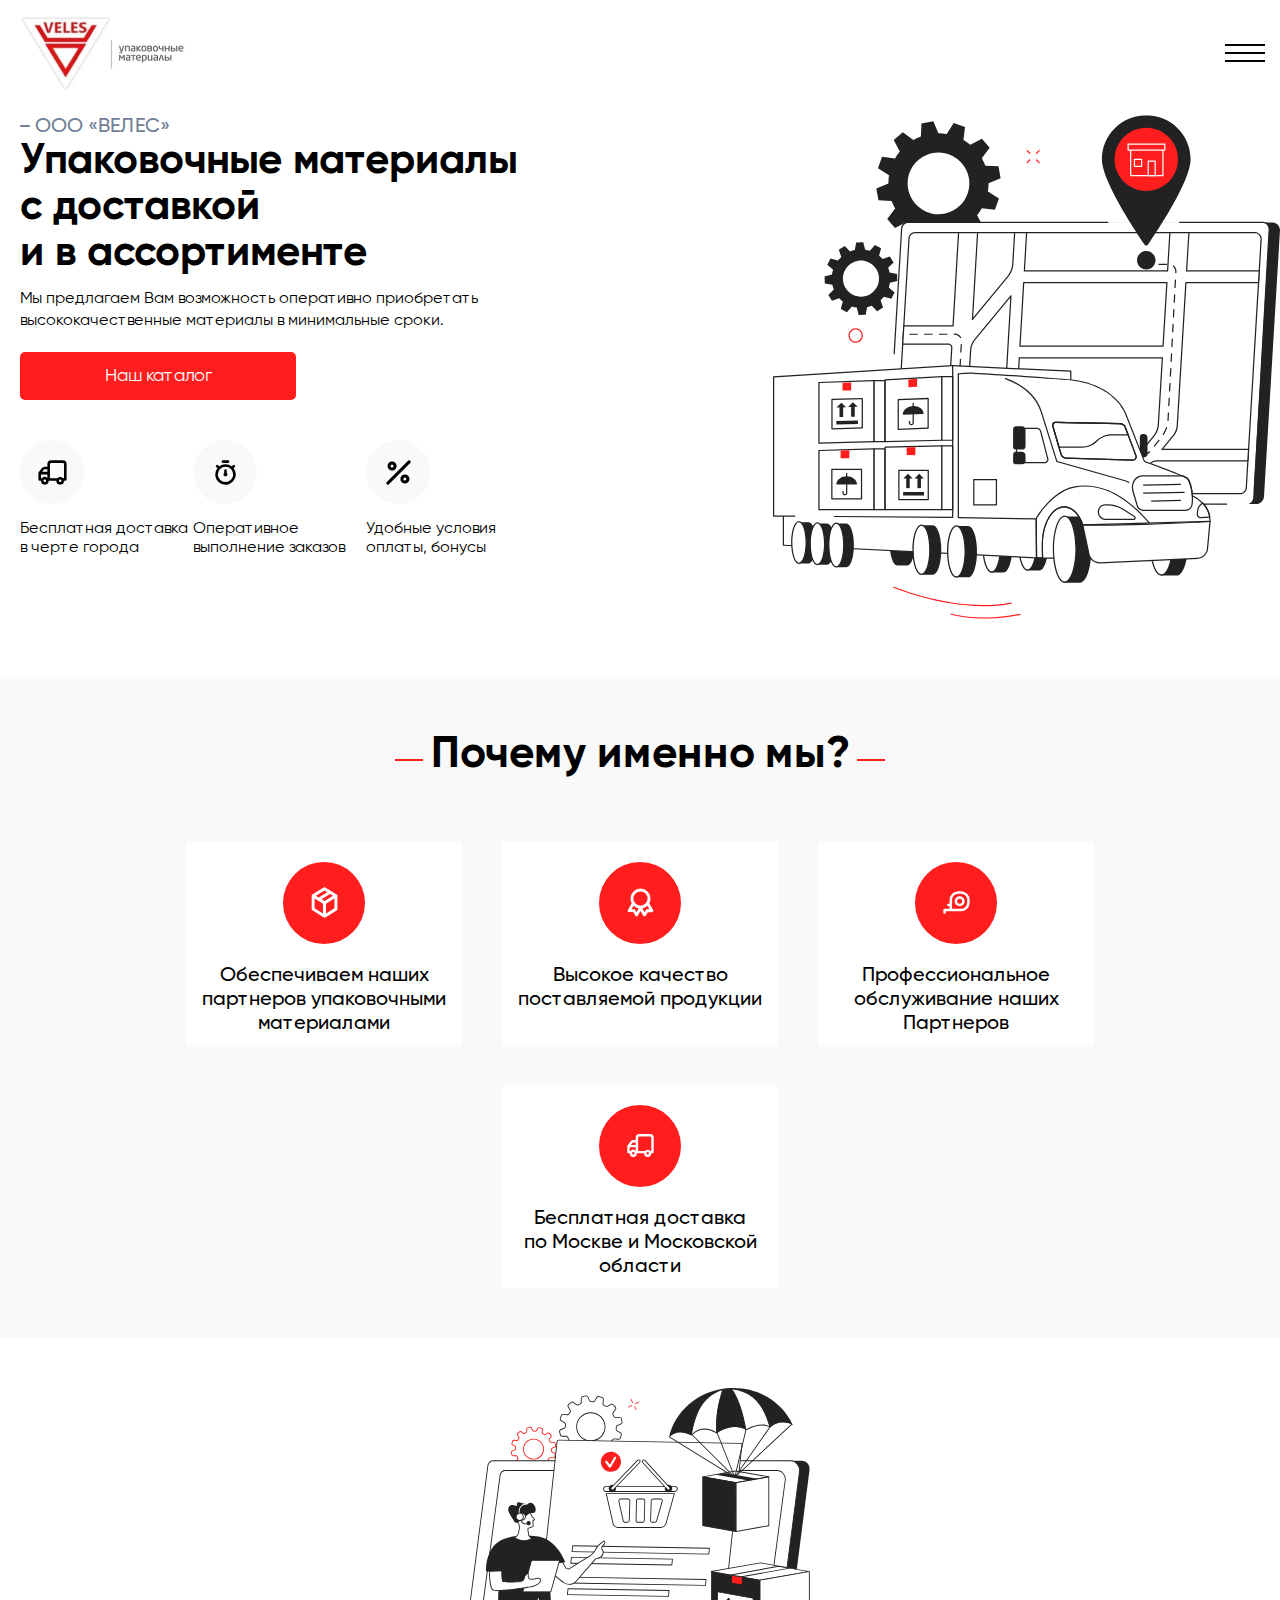
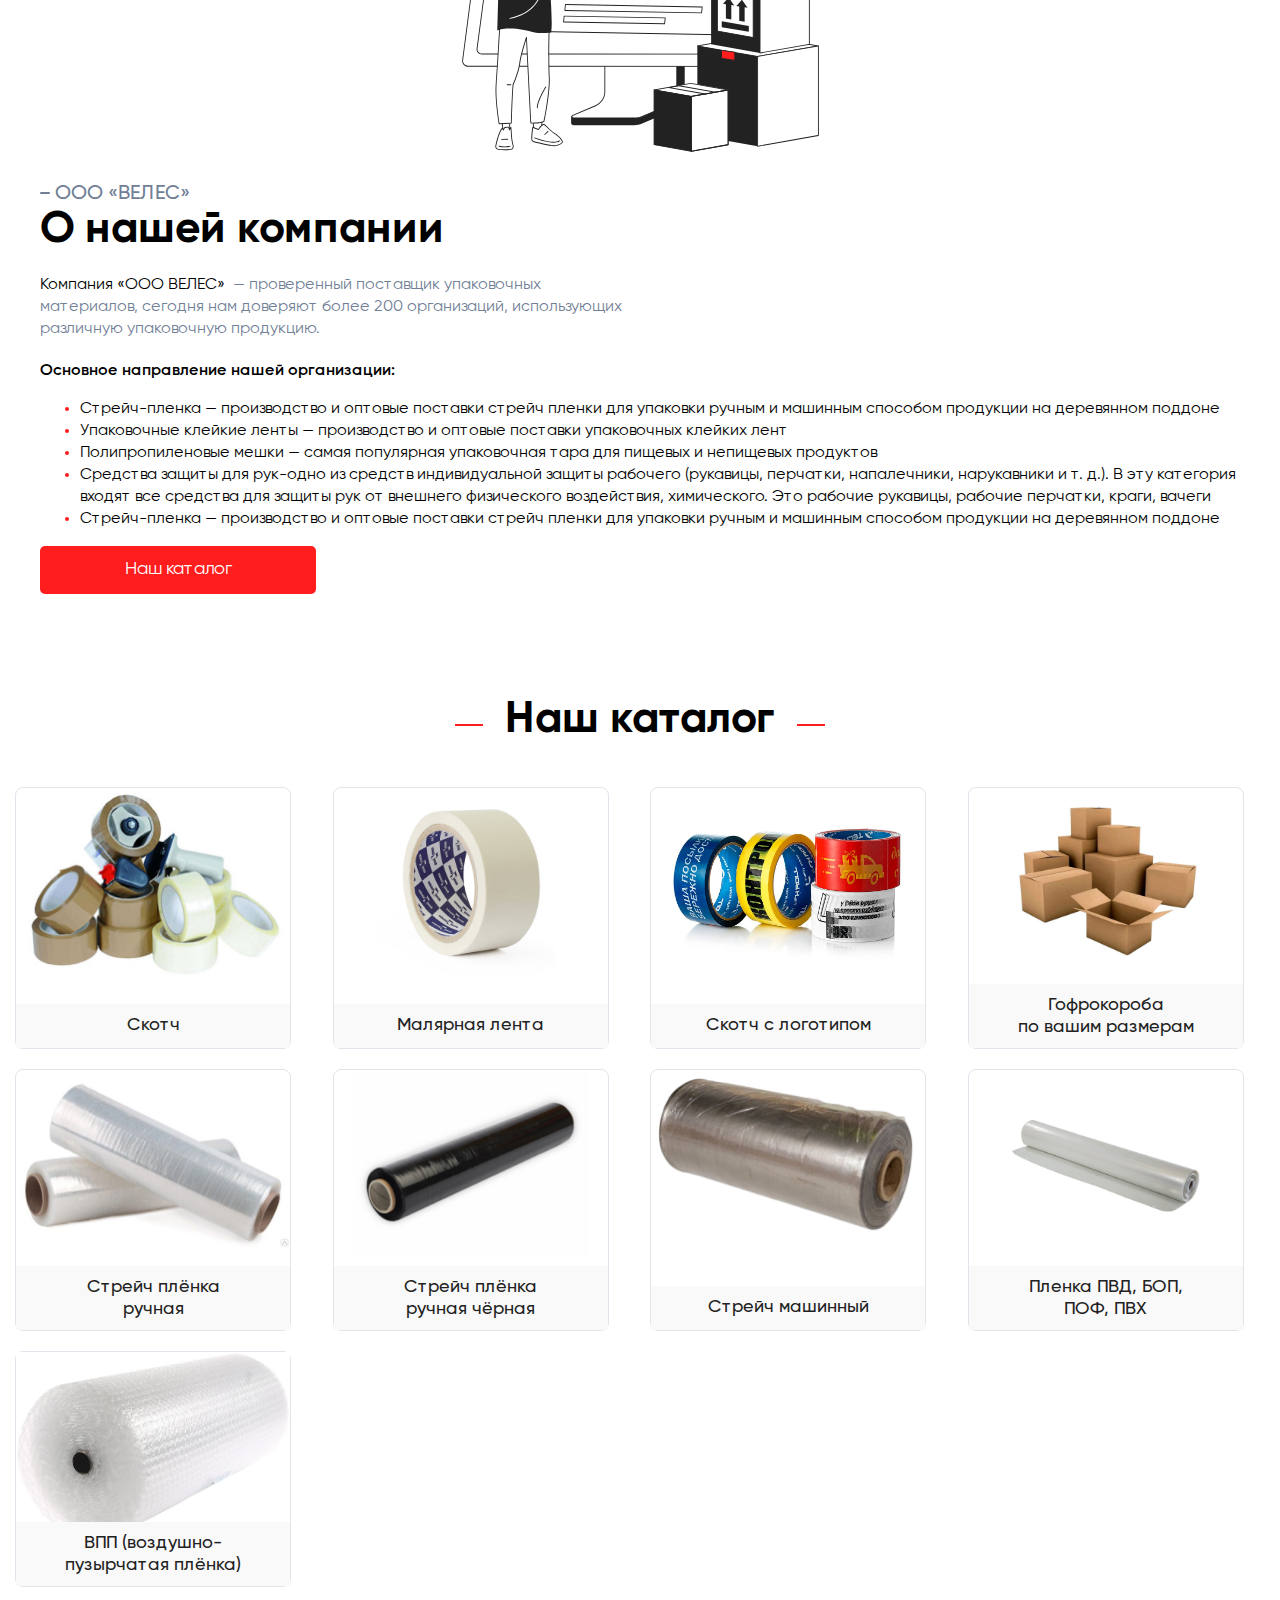
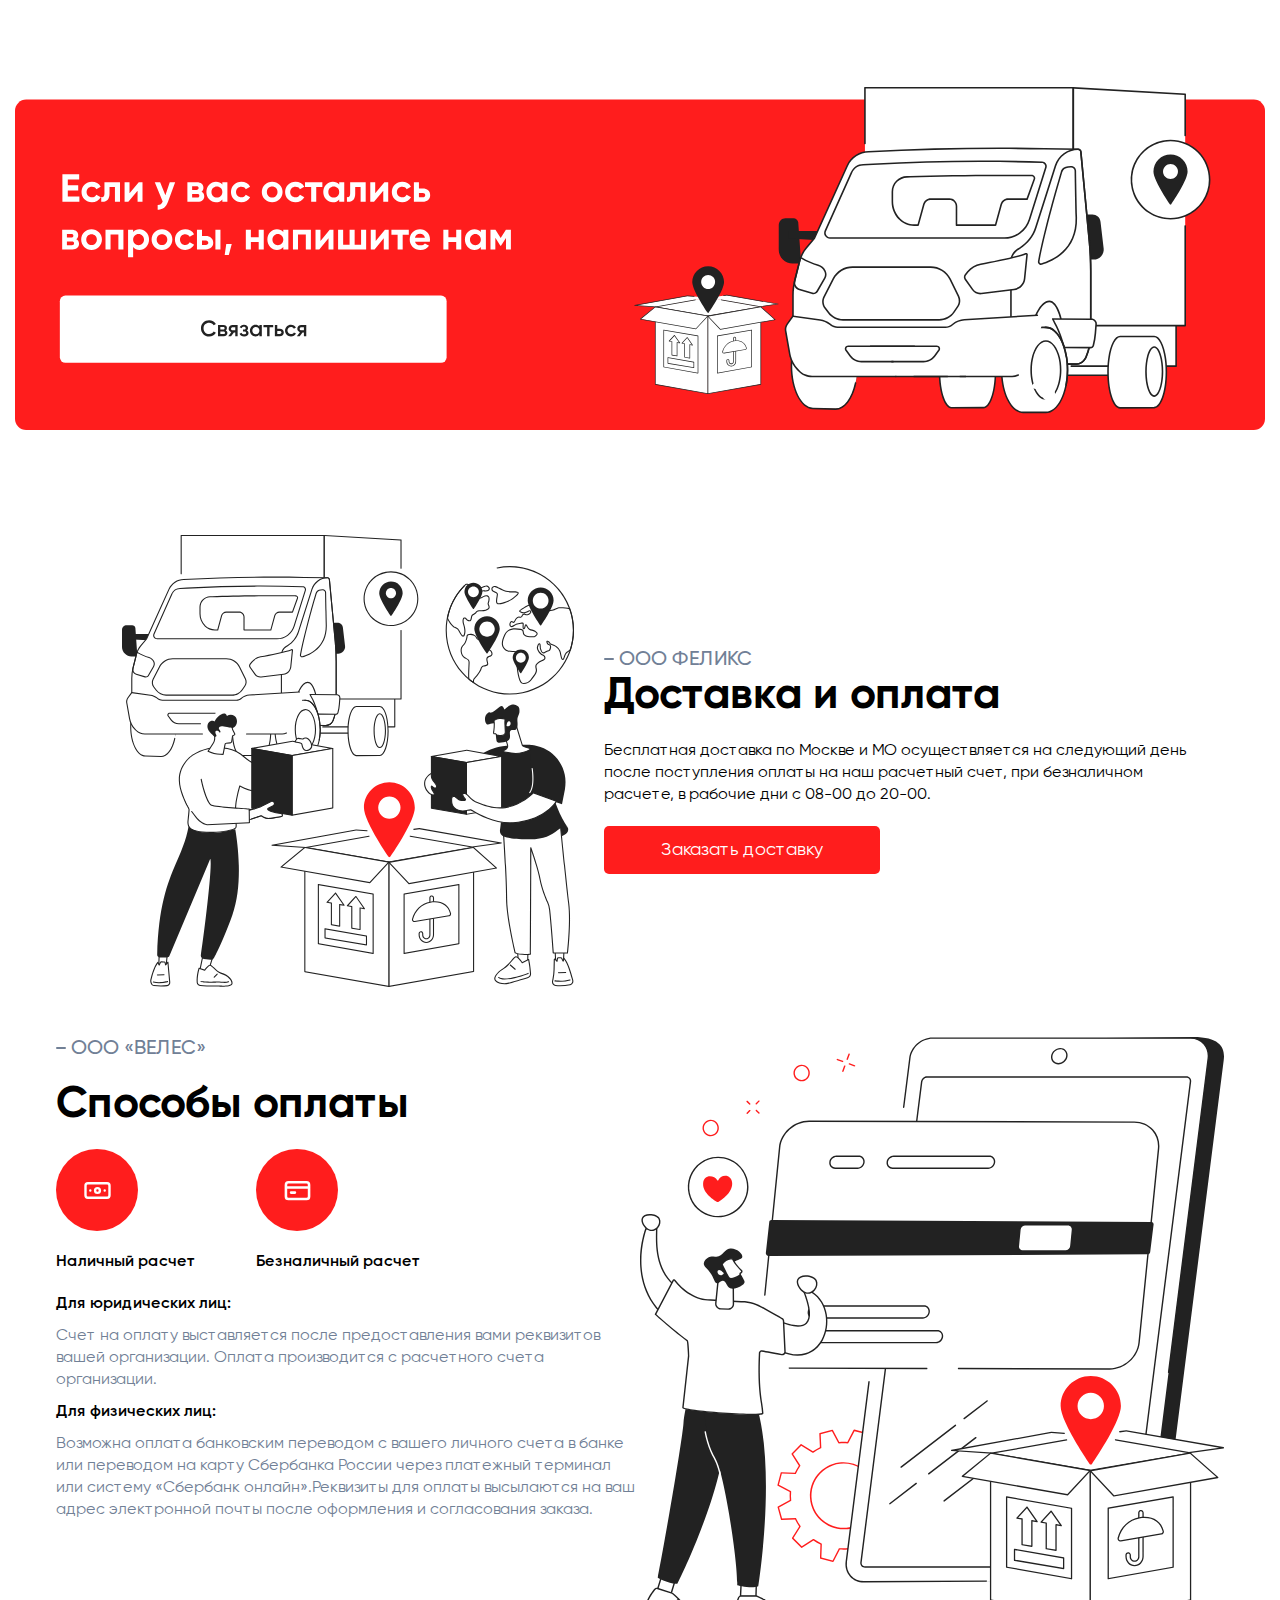
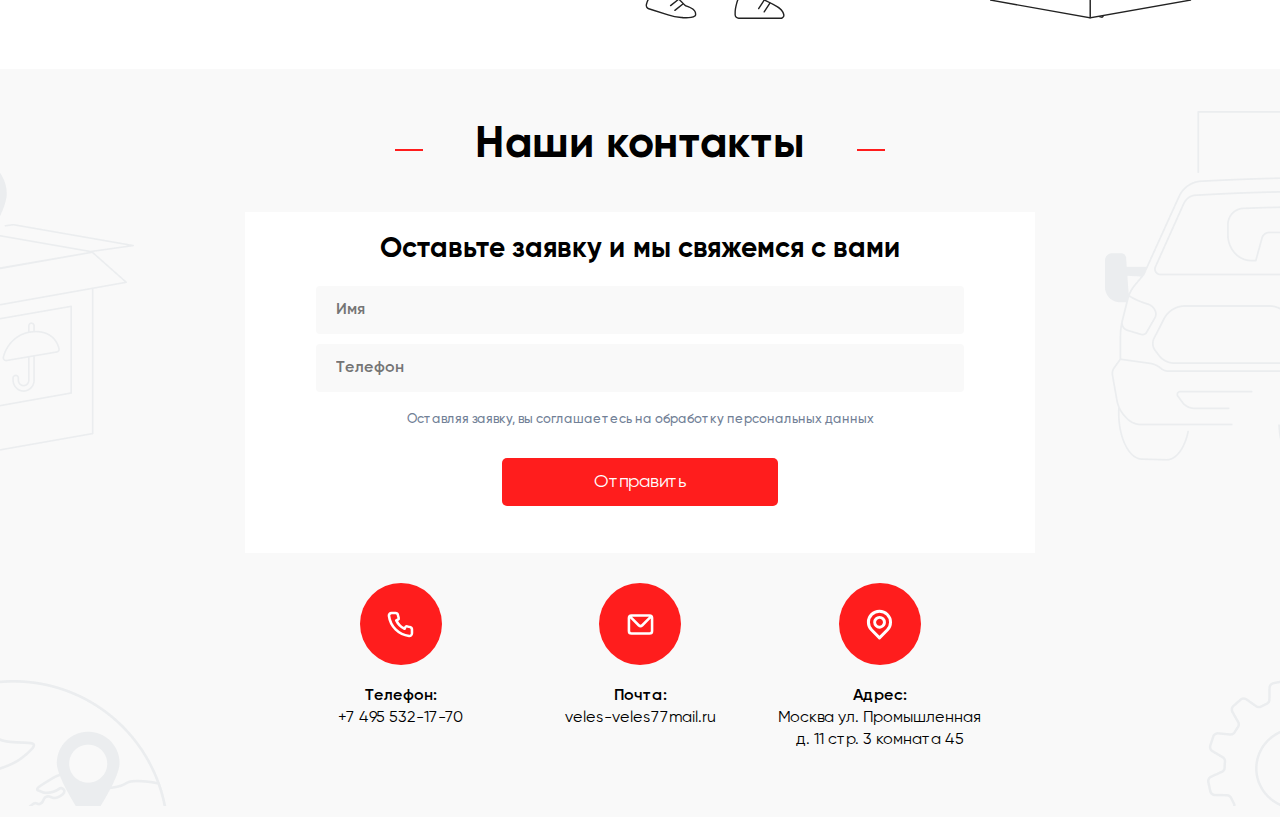
<file: index.html>
<!DOCTYPE html><html lang="ru" class="page"><head><meta charset="UTF-8"><meta name="viewport" content="width=device-width,initial-scale=1"><link rel="apple-touch-icon" sizes="76x76" href="favicons/apple-touch-icon.png"><link rel="icon" type="image/png" sizes="32x32" href="favicons/favicon-32x32.png"><link rel="icon" type="image/png" sizes="16x16" href="favicons/favicon-16x16.png"><link rel="manifest" href="favicons/site.webmanifest"><link rel="mask-icon" href="favicons/safari-pinned-tab.svg" color="#5bbad5"><meta name="msapplication-TileColor" content="#da532c"><meta name="theme-color" content="#ffffff"><meta http-equiv="X-UA-Compatible" content="ie=edge"><meta name="theme-color" content="#111111"><title>Упаковочный материал</title><link rel="stylesheet" href="css/vendor.css"><link rel="stylesheet" href="css/main.css"><script src="https://code.jquery.com/jquery-3.7.1.min.js" integrity="sha256-/JqT3SQfawRcv/BIHPThkBvs0OEvtFFmqPF/lYI/Cxo=" crossorigin="anonymous"></script><script defer="defer" src="js/main.js"></script></head><body class="page__body"><div class="site-container"><header class="header"><div class="container header__container"><img src="img/logo.png" alt="Логотип компании" class="header__logo"><div class="header__menu menu"><nav class="menu__body"><ul class="menu__list"><li class="menu__item"><img src="img/logo.png" alt="Логотип компании" class="header__logo-hidden"></li><li class="menu__item"><a href="index.html" class="menu__link">Главная</a></li><li class="menu__item"><a href="#about" class="menu__link">О нас</a></li><li class="menu__item"><a href="#catalog" class="menu__link">Наш каталог</a></li><li class="menu__item"><a href="#delivery" class="menu__link">Доставка и оплата</a></li><li class="menu__item"><a href="#footer" class="menu__link">Контакты</a></li><li class="menu__item"><p class="header__text-hidden">Телефон</p></li><li class="menu__item"><a href="tel:+74955321770"><pre class="header__tel-hidden">+7(495)-532-17-70</pre></a></li><li class="menu__item"><p class="header__btn-hidden" data-graph-path="popup">Заказать звонок</p></li></ul></nav></div><div class="header__right"><div class="header__phone-box"><p class="header__text">Наш номер</p><a href="tel:+74955321770" class="header__phone"><pre>+7(495)-532-17-70</pre></a></div><button class="header__btn btn-reset" data-graph-path="popup">Заказть звонок</button></div><div class="menu__icon"><span></span> <span></span> <span></span></div></div></header><main class="main"><div class="graph-modal"><div class="graph-modal__container popup" role="dialog" aria-modal="true" data-graph-target="popup"><button class="btn-reset js-modal-close graph-modal__close" aria-label="Закрыть модальное окно">Закрыть</button><div class="graph-modal__content popup"><p class="footer__subtitle">Оставьте свой номер и мы свяжемся с вами</p><form class="form footer__form" id="ajax-contact-form" enctype="multipart/form-data" method="post"><div class="form-group"><input class="footer__input" id="nameFF" name="nameFF" type="text" required placeholder="Имя"></div><div class="form-group"><input class="footer__input" id="telFF" name="telFF" type="tel" required placeholder="Телефон"></div><p class="footer__agree">Оставляя заявку, вы соглашаетесь на обработку персональных данных</p><button class="btn btn-reset" type="submit" id="submitFF">Отправить</button></form></div></div></div><section class="hero"><div class="container hero__container"><p class="name">ООО «ВЕЛЕС»</p><h1 class="hero__title">Упаковочные материалы с доставкой и в ассортименте</h1><p class="hero__subtitle">Мы предлагаем Вам возможность оперативно приобретать высококачественные материалы в минимальные сроки.</p><a href="#catalog" class="btn btn-reset">Наш каталог</a><ul class="hero__list list-reset"><li class="hero__item"><div class="hero__icon-box"><svg class="hero__icon"><use xlink:href="img/sprite.svg#car"></use></svg></div><p class="hero__text">Бесплатная доставка в черте города</p></li><li class="hero__item"><div class="hero__icon-box"><svg class="hero__icon"><use xlink:href="img/sprite.svg#clock"></use></svg></div><p class="hero__text">Оперативное выполнение заказов</p></li><li class="hero__item"><div class="hero__icon-box"><svg class="hero__icon"><use xlink:href="img/sprite.svg#percent"></use></svg></div><p class="hero__text">Удобные условия оплаты, бонусы</p></li></ul></div></section><section class="quality"><div class="container quality__container"><h2 class="quality__title title">Почему именно мы?</h2><ul class="quality__list list-reset"><li class="quality__item"><div class="icon-box"><svg class="icon"><use xlink:href="img/sprite.svg#box"></use></svg></div><p class="quality__text">Обеспечиваем наших партнеров упаковочными материалами</p></li><li class="quality__item"><div class="icon-box"><svg class="icon"><use xlink:href="img/sprite.svg#quality"></use></svg></div><p class="quality__text">Высокое качество поставляемой продукции</p></li><li class="quality__item"><div class="icon-box"><svg class="icon"><use xlink:href="img/sprite.svg#pro"></use></svg></div><p class="quality__text">Профессиональное обслуживание наших Партнеров</p></li><li class="quality__item"><div class="icon-box"><svg class="icon"><use xlink:href="img/sprite.svg#car"></use></svg></div><p class="quality__text">Бесплатная доставка по Москве и Московской области</p></li></ul></div></section><section class="about" id="about"><div class="container about__container"><div class="about__left"><p class="name">ООО «ВЕЛЕС»</p><h2 class="about__title">О нашей компании</h2><p class="about__descr">Компания «ООО ВЕЛЕС» <span> — проверенный поставщик упаковочных материалов, сегодня нам доверяют более 200 организаций, использующих различную упаковочную продукцию.</span></p><p class="about__subtitle">Основное направление нашей организации:</p><ul class="about__list"><li class="about__item"><p class="about__text">Стрейч-пленка — производство и оптовые поставки стрейч пленки для упаковки ручным и машинным способом продукции на деревянном поддоне</p></li><li class="about__item"><p class="about__text">Упаковочные клейкие ленты — производство и оптовые поставки упаковочных клейких лент</p></li><li class="about__item"><p class="about__text">Полипропиленовые мешки — самая популярная упаковочная тара для пищевых и непищевых продуктов</p></li><li class="about__item"><p class="about__text">Средства защиты для рук-одно из средств индивидуальной защиты рабочего (рукавицы, перчатки, напалечники, нарукавники и т. д.). В эту категория входят все средства для защиты рук от внешнего физического воздействия, химического. Это рабочие рукавицы, рабочие перчатки, краги, вачеги</p></li><li class="about__item"><p class="about__text">Стрейч-пленка — производство и оптовые поставки стрейч пленки для упаковки ручным и машинным способом продукции на деревянном поддоне</p></li></ul><a href="#catalog" class="btn">Наш каталог</a></div><div class="about__right"></div></div></section><section class="catalog" id="catalog"><div class="container catalog__container"><h2 class="catalog__title title">Наш каталог</h2><ul class="catalog__list list-reset"><li class="catalog__item"><a href="tape.html"><img src="img/card-8.png" alt="Скотч" class="catalog__img"><p class="catalog__descr">Скотч</p></a></li><li class="catalog__item"><a href="maskingTape.html"><img src="img/card-7.jpg" alt="Малярная лента" class="catalog__img"><p class="catalog__descr">Малярная лента</p></a></li><li class="catalog__item"><a href="tapelogo.html"><img src="img/tape-1.jpg" alt="Скотч с логотипом" class="catalog__img"><p class="catalog__descr">Скотч с логотипом</p></a></li><li class="catalog__item"><a href="stretch.html"><img src="img/box.jpg" alt="Гофрокороба по вашим размерам" class="catalog__img"><p class="catalog__descr">Гофрокороба по вашим размерам</p></a></li><li class="catalog__item"><a href="membrane.html"><img src="img/card-1.png" alt="Стрейч плёнка ручная 1 сорт" class="catalog__img"><p class="catalog__descr">Стрейч плёнка ручная</p></a></li><!-- <li class="catalog__item">
        <a href="srectchPVX.html">
        <img src="img/strech.jpg" alt="Стрейч плёнка ПВХ" class="catalog__img">
        <p class="catalog__descr">Стрейч плёнка ПВХ</p>
      </a>
      </li> --><li class="catalog__item"><a href="srectchBlack.html"><img src="img/card-3.png" alt="Стрейч плёнка ручная чёрная" class="catalog__img"><p class="catalog__descr">Стрейч плёнка ручная чёрная</p></a></li><li class="catalog__item"><a href="stretchmachine.html"><img src="img/card-6.png" alt="Стрейч машинный" class="catalog__img"><p class="catalog__descr">Стрейч машинный</p></a></li><li class="catalog__item"><a href="package.html"><img src="img/pvd.jpg" alt="Пленка ПВД" class="catalog__img"><p class="catalog__descr">Пленка ПВД, БОП, ПОФ, ПВХ</p></a></li><li class="catalog__item catalog__item-small"><a href="bubble.html"><img src="img/bubble.jpg" alt="ВПП (воздушно-пузырчатая плёнка)" class="catalog__img"><p class="catalog__descr">ВПП (воздушно-пузырчатая плёнка)</p></a></li></ul><a href="tel:+74955321770" class="catalog__link"><img src="img/decor.svg" alt="Декор" aria-label="true" class="catalog__decor"> </a><a href="tel:+74955321770" class="catalog__link catalog__link-hidden"><img src="img/decor-1.svg" alt="Декор" aria-label="true" class="catalog__decor"></a></div></section><section class="delivery" id="delivery"><div class="container delivery__container"><div class="delivery__left"></div><div class="delivery__right"></div><div class="delivery__left"><p class="name">ООО ФЕЛИКС</p><h2 class="delivery__title">Доставка и оплата</h2><p class="delivery__descr">Бесплатная доставка по Москве и МО осуществляется на следующий день после поступления оплаты на наш расчетный счет, при безналичном расчете, в рабочие дни с 08-00 до 20-00.</p><a href="tel:+74955321770" class="btn">Заказать доставку</a></div></div></section><section class="pay"><div class="container pay__container"><div class="pay__left"><p class="name">ООО «ВЕЛЕС»</p><h2 class="pay__title">Способы оплаты</h2><ul class="pay__list list-reset"><li class="pay__item"><div class="icon-box"><svg class="icon"><use xlink:href="img/sprite.svg#pay"></use></svg></div><p class="pay__text">Наличный расчет</p></li><li class="pay__item"><div class="icon-box"><svg class="icon"><use xlink:href="img/sprite.svg#cash"></use></svg></div><p class="pay__text">Безналичный расчет</p></li></ul><p class="pay__text">Для юридических лиц:</p><p class="pay__descr">Счет на оплату выставляется после предоставления вами реквизитов вашей организации. Оплата производится с расчетного счета организации.</p><p class="pay__text">Для физических лиц:</p><p class="pay__descr">Возможна оплата банковским переводом с вашего личного счета в банке или переводом на карту Сбербанка России через платежный терминал или систему «Сбербанк онлайн».Реквизиты для оплаты высылаются на ваш адрес электронной почты после оформления и согласования заказа.</p></div><div class="pay__right"></div></div></section></main><footer class="footer" id="footer"><div class="container footer__container"><h2 class="footer__title title">Наши контакты</h2><div class="box footer__box"><p class="footer__subtitle">Оставьте заявку и мы свяжемся с вами</p><form class="form footer__form" id="ajax-contact-form" enctype="multipart/form-data" method="post"><div class="form-group"><input class="footer__input" id="nameFF" name="nameFF" type="text" required placeholder="Имя"></div><div class="form-group"><input class="footer__input" id="telFF" name="telFF" type="tel" required placeholder="Телефон"></div><p class="footer__agree">Оставляя заявку, вы соглашаетесь на обработку персональных данных</p><button class="footer__btn btn btn-reset" type="submit" id="submitFF">Отправить</button></form></div><ul class="footer__list list-reset"><li class="footer__item footer__item-center"><div class="icon-box"><a href="tel:+74955321770"><svg class="icon"><use xlink:href="img/sprite.svg#phone"></use></svg></a></div><p class="footer__text">Телефон:</p><p class="footer__descr"><a href="+74955321770">+7 495 532-17-70</a></p></li><li class="footer__item"><a href="mailto:"><div class="icon-box"><svg class="icon"><use xlink:href="img/sprite.svg#mail"></use></svg></div><p class="footer__text">Почта:</p></a><p class="footer__descr">veles-veles77mail.ru</p></li><li class="footer__item footer__item-center"><div class="icon-box"><svg class="icon"><use xlink:href="img/sprite.svg#location"></use></svg></div><p class="footer__text">Адрес:</p><p class="footer__descr footer__descr-center">Москва ул. Промышленная д. 11 стр. 3 комната 45</p></li></ul></div></footer></div></body></html>
</file>
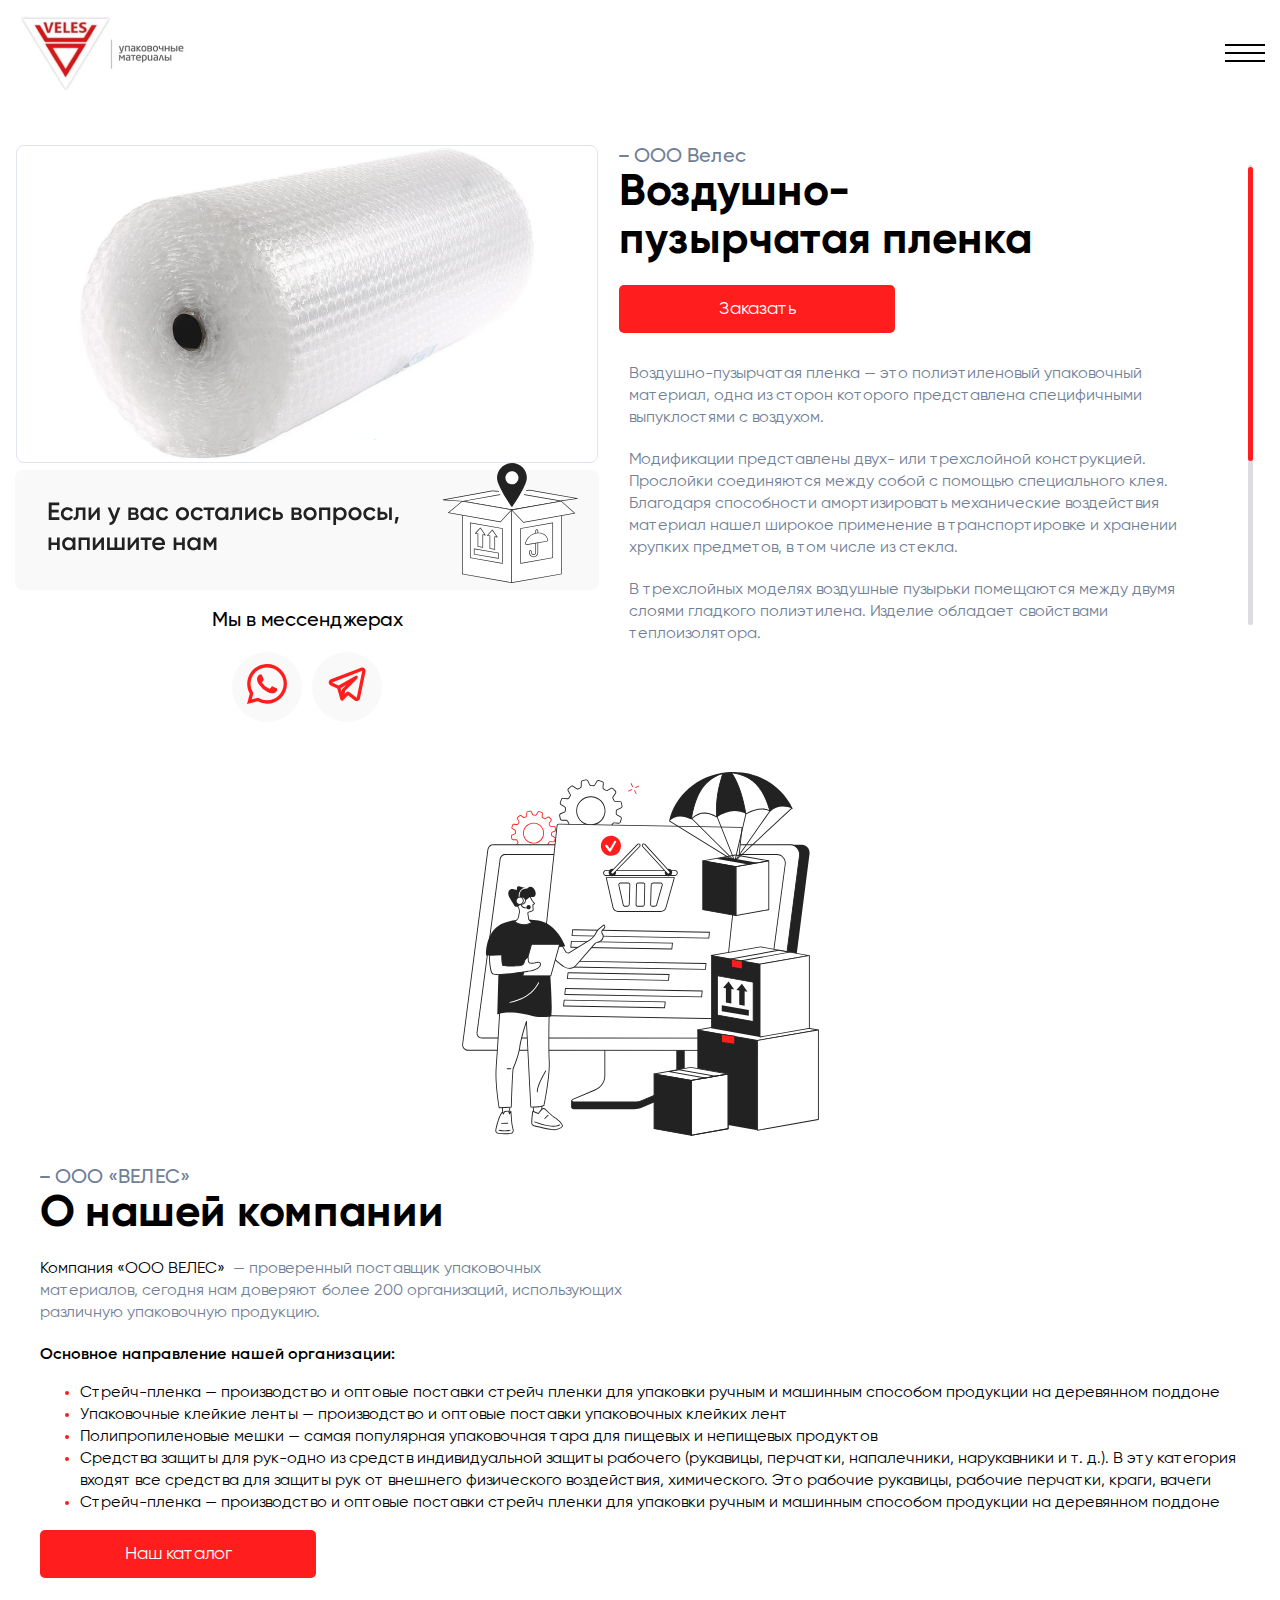
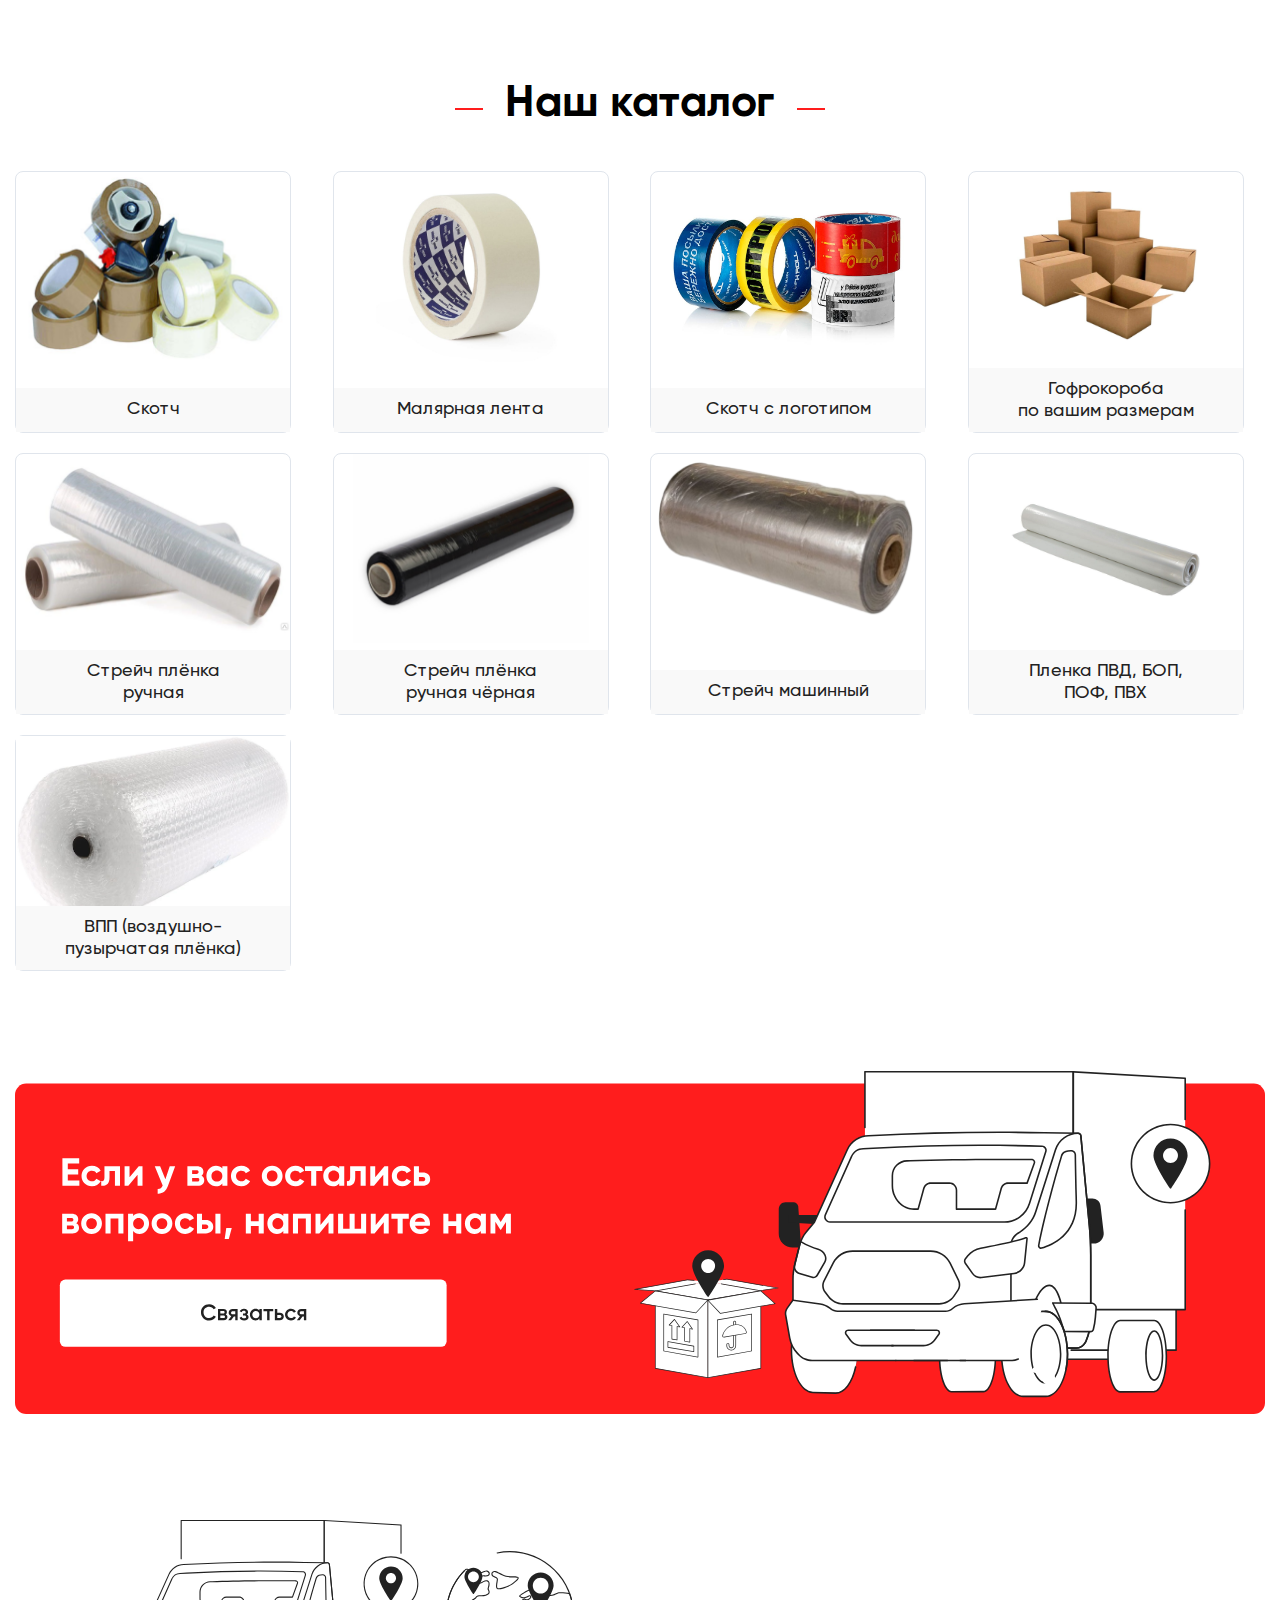
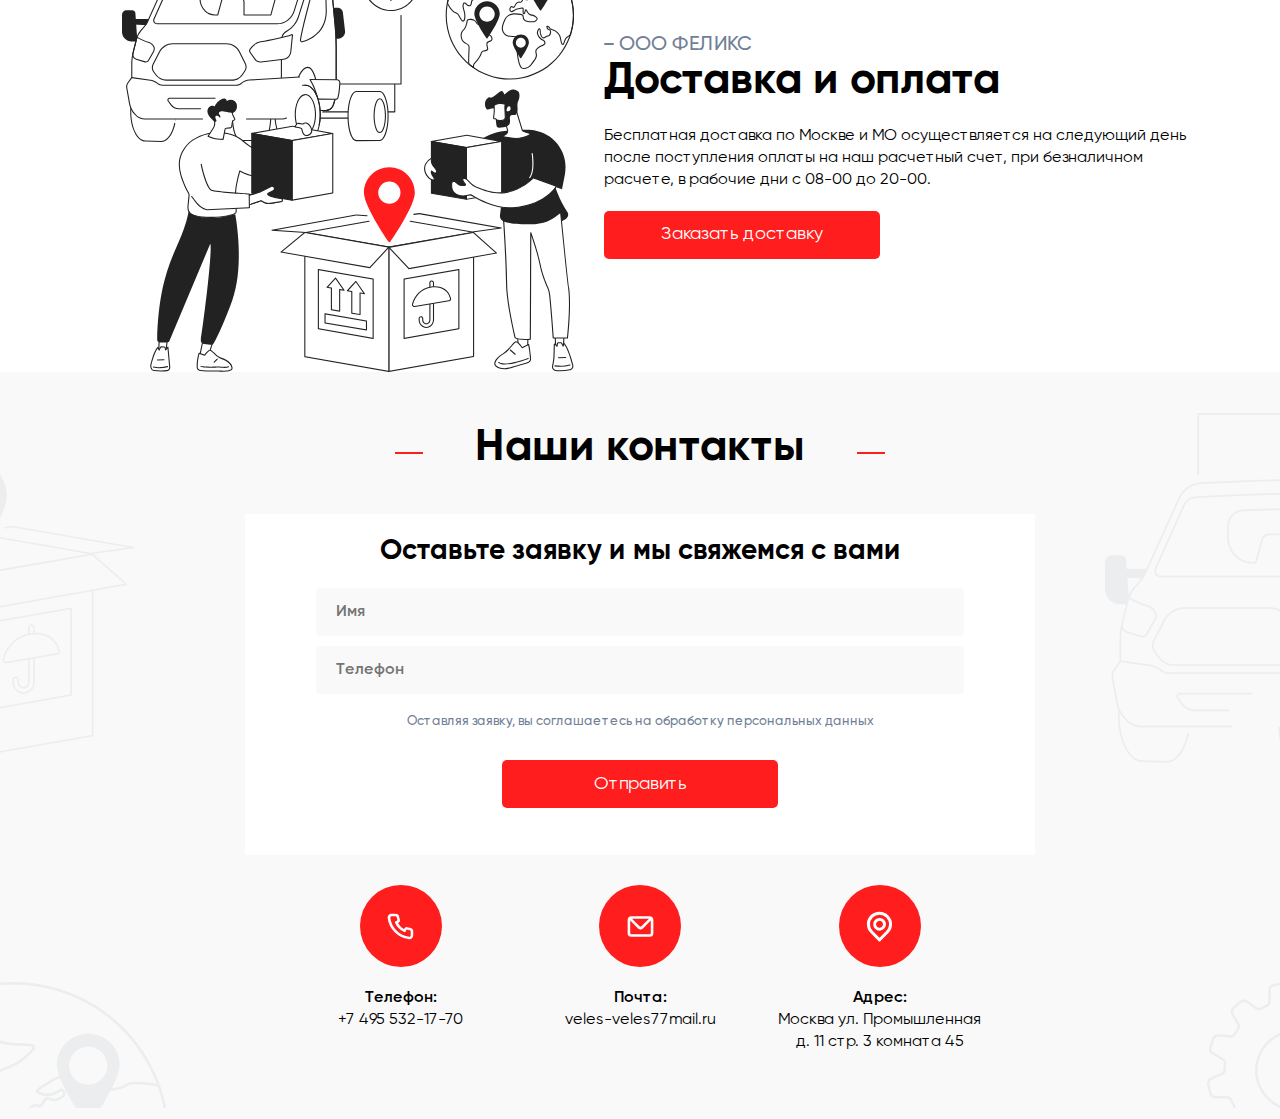
<file: bubble.html>
<!DOCTYPE html><html lang="ru" class="page"><head><meta charset="UTF-8"><meta name="viewport" content="width=device-width,initial-scale=1"><link rel="apple-touch-icon" sizes="76x76" href="favicons/apple-touch-icon.png"><link rel="icon" type="image/png" sizes="32x32" href="favicons/favicon-32x32.png"><link rel="icon" type="image/png" sizes="16x16" href="favicons/favicon-16x16.png"><link rel="manifest" href="favicons/site.webmanifest"><link rel="mask-icon" href="favicons/safari-pinned-tab.svg" color="#5bbad5"><meta name="msapplication-TileColor" content="#da532c"><meta name="theme-color" content="#ffffff"><meta http-equiv="X-UA-Compatible" content="ie=edge"><meta name="theme-color" content="#111111"><title>Упаковочный материал</title><link rel="stylesheet" href="css/vendor.css"><link rel="stylesheet" href="css/main.css"><script src="https://code.jquery.com/jquery-3.7.1.min.js" integrity="sha256-/JqT3SQfawRcv/BIHPThkBvs0OEvtFFmqPF/lYI/Cxo=" crossorigin="anonymous"></script><script defer="defer" src="js/main.js"></script></head><body class="page__body"><div class="site-container"><header class="header"><div class="container header__container"><img src="img/logo.png" alt="Логотип компании" class="header__logo"><div class="header__menu menu"><nav class="menu__body"><ul class="menu__list"><li class="menu__item"><img src="img/logo.png" alt="Логотип компании" class="header__logo-hidden"></li><li class="menu__item"><a href="index.html" class="menu__link">Главная</a></li><li class="menu__item"><a href="#about" class="menu__link">О нас</a></li><li class="menu__item"><a href="#catalog" class="menu__link">Наш каталог</a></li><li class="menu__item"><a href="#delivery" class="menu__link">Доставка и оплата</a></li><li class="menu__item"><a href="#footer" class="menu__link">Контакты</a></li><li class="menu__item"><p class="header__text-hidden">Телефон</p></li><li class="menu__item"><a href="tel:+74955321770"><pre class="header__tel-hidden">+7(495)-532-17-70</pre></a></li><li class="menu__item"><p class="header__btn-hidden" data-graph-path="popup">Заказать звонок</p></li></ul></nav></div><div class="header__right"><div class="header__phone-box"><p class="header__text">Наш номер</p><a href="tel:+74955321770" class="header__phone"><pre>+7(495)-532-17-70</pre></a></div><button class="header__btn btn-reset" data-graph-path="popup">Заказть звонок</button></div><div class="menu__icon"><span></span> <span></span> <span></span></div></div></header><main class="main"><div class="graph-modal"><div class="graph-modal__container popup" role="dialog" aria-modal="true" data-graph-target="popup"><button class="btn-reset js-modal-close graph-modal__close" aria-label="Закрыть модальное окно">Закрыть</button><div class="graph-modal__content popup"><p class="footer__subtitle">Оставьте свой номер и мы свяжемся с вами</p><form class="form footer__form" id="ajax-contact-form" enctype="multipart/form-data" method="post"><div class="form-group"><input class="footer__input" id="nameFF" name="nameFF" type="text" required placeholder="Имя"></div><div class="form-group"><input class="footer__input" id="telFF" name="telFF" type="tel" required placeholder="Телефон"></div><p class="footer__agree">Оставляя заявку, вы соглашаетесь на обработку персональных данных</p><button class="btn btn-reset" type="submit" id="submitFF">Отправить</button></form></div></div></div><section class="bubbleFilm"><div class="container box__container"><div class="box__left"><img src="img/bubble.jpg" alt="Воздушно-пузырчатая пленка" class="box__img"> <img src="img/box.svg" alt="Если у вас остались вопросы, напишите нам" aria-label="true"><p class="box__social">Мы в мессенджерах</p><ul class="social list-reset"><li class="social__item"><a href="https://api.whatsapp.com/send/?phone=79653430752" target="_blank" class="social-link" style="transition-delay: .2s;"><svg class="social-icon social-icon-what"><use xlink:href="img/sprite.svg#whatsapp" aria-label="Позвонить написать в ватсап"></use></svg></a></li><li class="social__item"><a href="https://t.me/+79257125496" target="_blank" class="social-link" style="transition-delay: .2s;"><svg class="social-icon"><use xlink:href="img/sprite.svg#telegram" aria-label="Позвонить написать в телеграм"></use></svg></a></li></ul></div><div class="box__right" data-simplebar><p class="name">ООО Велес</p><h2 class="box__title">Воздушно-пузырчатая пленка</h2><div class="box__img-box"><img src="img/bubble.jpg" alt="Воздушно-пузырчатая пленка" class="box__img"></div><a href="tel:+74955321770" class="box__btn btn">Заказать</a><div class="box__inner"><p class="box__descr">Воздушно-пузырчатая пленка — это полиэтиленовый упаковочный материал, одна из сторон которого представлена специфичными выпуклостями с воздухом.</p><p class="box__descr">Модификации представлены двух- или трехслойной конструкцией. Прослойки соединяются между собой с помощью специального клея. Благодаря способности амортизировать механические воздействия материал нашел широкое применение в транспортировке и хранении хрупких предметов, в том числе из стекла.</p><p class="box__descr">В трехслойных моделях воздушные пузырьки помещаются между двумя слоями гладкого полиэтилена. Изделие обладает свойствами теплоизолятора.</p><p class="box__descr">Среди прочих достоинств продукта нужно отметить его малую массу и ценовую доступность. Помимо прочего, синтетика с пузырьками воздуха может эксплуатироваться при экстремально низких температурах и даже выступать в роли утеплителя. Материя сохраняет свои характеристики при температуре от + 80 и до -60 градусов.</p></div></div></div></section><section class="about" id="about"><div class="container about__container"><div class="about__left"><p class="name">ООО «ВЕЛЕС»</p><h2 class="about__title">О нашей компании</h2><p class="about__descr">Компания «ООО ВЕЛЕС» <span> — проверенный поставщик упаковочных материалов, сегодня нам доверяют более 200 организаций, использующих различную упаковочную продукцию.</span></p><p class="about__subtitle">Основное направление нашей организации:</p><ul class="about__list"><li class="about__item"><p class="about__text">Стрейч-пленка — производство и оптовые поставки стрейч пленки для упаковки ручным и машинным способом продукции на деревянном поддоне</p></li><li class="about__item"><p class="about__text">Упаковочные клейкие ленты — производство и оптовые поставки упаковочных клейких лент</p></li><li class="about__item"><p class="about__text">Полипропиленовые мешки — самая популярная упаковочная тара для пищевых и непищевых продуктов</p></li><li class="about__item"><p class="about__text">Средства защиты для рук-одно из средств индивидуальной защиты рабочего (рукавицы, перчатки, напалечники, нарукавники и т. д.). В эту категория входят все средства для защиты рук от внешнего физического воздействия, химического. Это рабочие рукавицы, рабочие перчатки, краги, вачеги</p></li><li class="about__item"><p class="about__text">Стрейч-пленка — производство и оптовые поставки стрейч пленки для упаковки ручным и машинным способом продукции на деревянном поддоне</p></li></ul><a href="#catalog" class="btn">Наш каталог</a></div><div class="about__right"></div></div></section><section class="catalog" id="catalog"><div class="container catalog__container"><h2 class="catalog__title title">Наш каталог</h2><ul class="catalog__list list-reset"><li class="catalog__item"><a href="tape.html"><img src="img/card-8.png" alt="Скотч" class="catalog__img"><p class="catalog__descr">Скотч</p></a></li><li class="catalog__item"><a href="maskingTape.html"><img src="img/card-7.jpg" alt="Малярная лента" class="catalog__img"><p class="catalog__descr">Малярная лента</p></a></li><li class="catalog__item"><a href="tapelogo.html"><img src="img/tape-1.jpg" alt="Скотч с логотипом" class="catalog__img"><p class="catalog__descr">Скотч с логотипом</p></a></li><li class="catalog__item"><a href="stretch.html"><img src="img/box.jpg" alt="Гофрокороба по вашим размерам" class="catalog__img"><p class="catalog__descr">Гофрокороба по вашим размерам</p></a></li><li class="catalog__item"><a href="membrane.html"><img src="img/card-1.png" alt="Стрейч плёнка ручная 1 сорт" class="catalog__img"><p class="catalog__descr">Стрейч плёнка ручная</p></a></li><!-- <li class="catalog__item">
        <a href="srectchPVX.html">
        <img src="img/strech.jpg" alt="Стрейч плёнка ПВХ" class="catalog__img">
        <p class="catalog__descr">Стрейч плёнка ПВХ</p>
      </a>
      </li> --><li class="catalog__item"><a href="srectchBlack.html"><img src="img/card-3.png" alt="Стрейч плёнка ручная чёрная" class="catalog__img"><p class="catalog__descr">Стрейч плёнка ручная чёрная</p></a></li><li class="catalog__item"><a href="stretchmachine.html"><img src="img/card-6.png" alt="Стрейч машинный" class="catalog__img"><p class="catalog__descr">Стрейч машинный</p></a></li><li class="catalog__item"><a href="package.html"><img src="img/pvd.jpg" alt="Пленка ПВД" class="catalog__img"><p class="catalog__descr">Пленка ПВД, БОП, ПОФ, ПВХ</p></a></li><li class="catalog__item catalog__item-small"><a href="bubble.html"><img src="img/bubble.jpg" alt="ВПП (воздушно-пузырчатая плёнка)" class="catalog__img"><p class="catalog__descr">ВПП (воздушно-пузырчатая плёнка)</p></a></li></ul><a href="tel:+74955321770" class="catalog__link"><img src="img/decor.svg" alt="Декор" aria-label="true" class="catalog__decor"> </a><a href="tel:+74955321770" class="catalog__link catalog__link-hidden"><img src="img/decor-1.svg" alt="Декор" aria-label="true" class="catalog__decor"></a></div></section><section class="delivery" id="delivery"><div class="container delivery__container"><div class="delivery__left"></div><div class="delivery__right"></div><div class="delivery__left"><p class="name">ООО ФЕЛИКС</p><h2 class="delivery__title">Доставка и оплата</h2><p class="delivery__descr">Бесплатная доставка по Москве и МО осуществляется на следующий день после поступления оплаты на наш расчетный счет, при безналичном расчете, в рабочие дни с 08-00 до 20-00.</p><a href="tel:+74955321770" class="btn">Заказать доставку</a></div></div></section></main><footer class="footer" id="footer"><div class="container footer__container"><h2 class="footer__title title">Наши контакты</h2><div class="box footer__box"><p class="footer__subtitle">Оставьте заявку и мы свяжемся с вами</p><form class="form footer__form" id="ajax-contact-form" enctype="multipart/form-data" method="post"><div class="form-group"><input class="footer__input" id="nameFF" name="nameFF" type="text" required placeholder="Имя"></div><div class="form-group"><input class="footer__input" id="telFF" name="telFF" type="tel" required placeholder="Телефон"></div><p class="footer__agree">Оставляя заявку, вы соглашаетесь на обработку персональных данных</p><button class="footer__btn btn btn-reset" type="submit" id="submitFF">Отправить</button></form></div><ul class="footer__list list-reset"><li class="footer__item footer__item-center"><div class="icon-box"><a href="tel:+74955321770"><svg class="icon"><use xlink:href="img/sprite.svg#phone"></use></svg></a></div><p class="footer__text">Телефон:</p><p class="footer__descr"><a href="+74955321770">+7 495 532-17-70</a></p></li><li class="footer__item"><a href="mailto:"><div class="icon-box"><svg class="icon"><use xlink:href="img/sprite.svg#mail"></use></svg></div><p class="footer__text">Почта:</p></a><p class="footer__descr">veles-veles77mail.ru</p></li><li class="footer__item footer__item-center"><div class="icon-box"><svg class="icon"><use xlink:href="img/sprite.svg#location"></use></svg></div><p class="footer__text">Адрес:</p><p class="footer__descr footer__descr-center">Москва ул. Промышленная д. 11 стр. 3 комната 45</p></li></ul></div></footer></div></body></html>
</file>
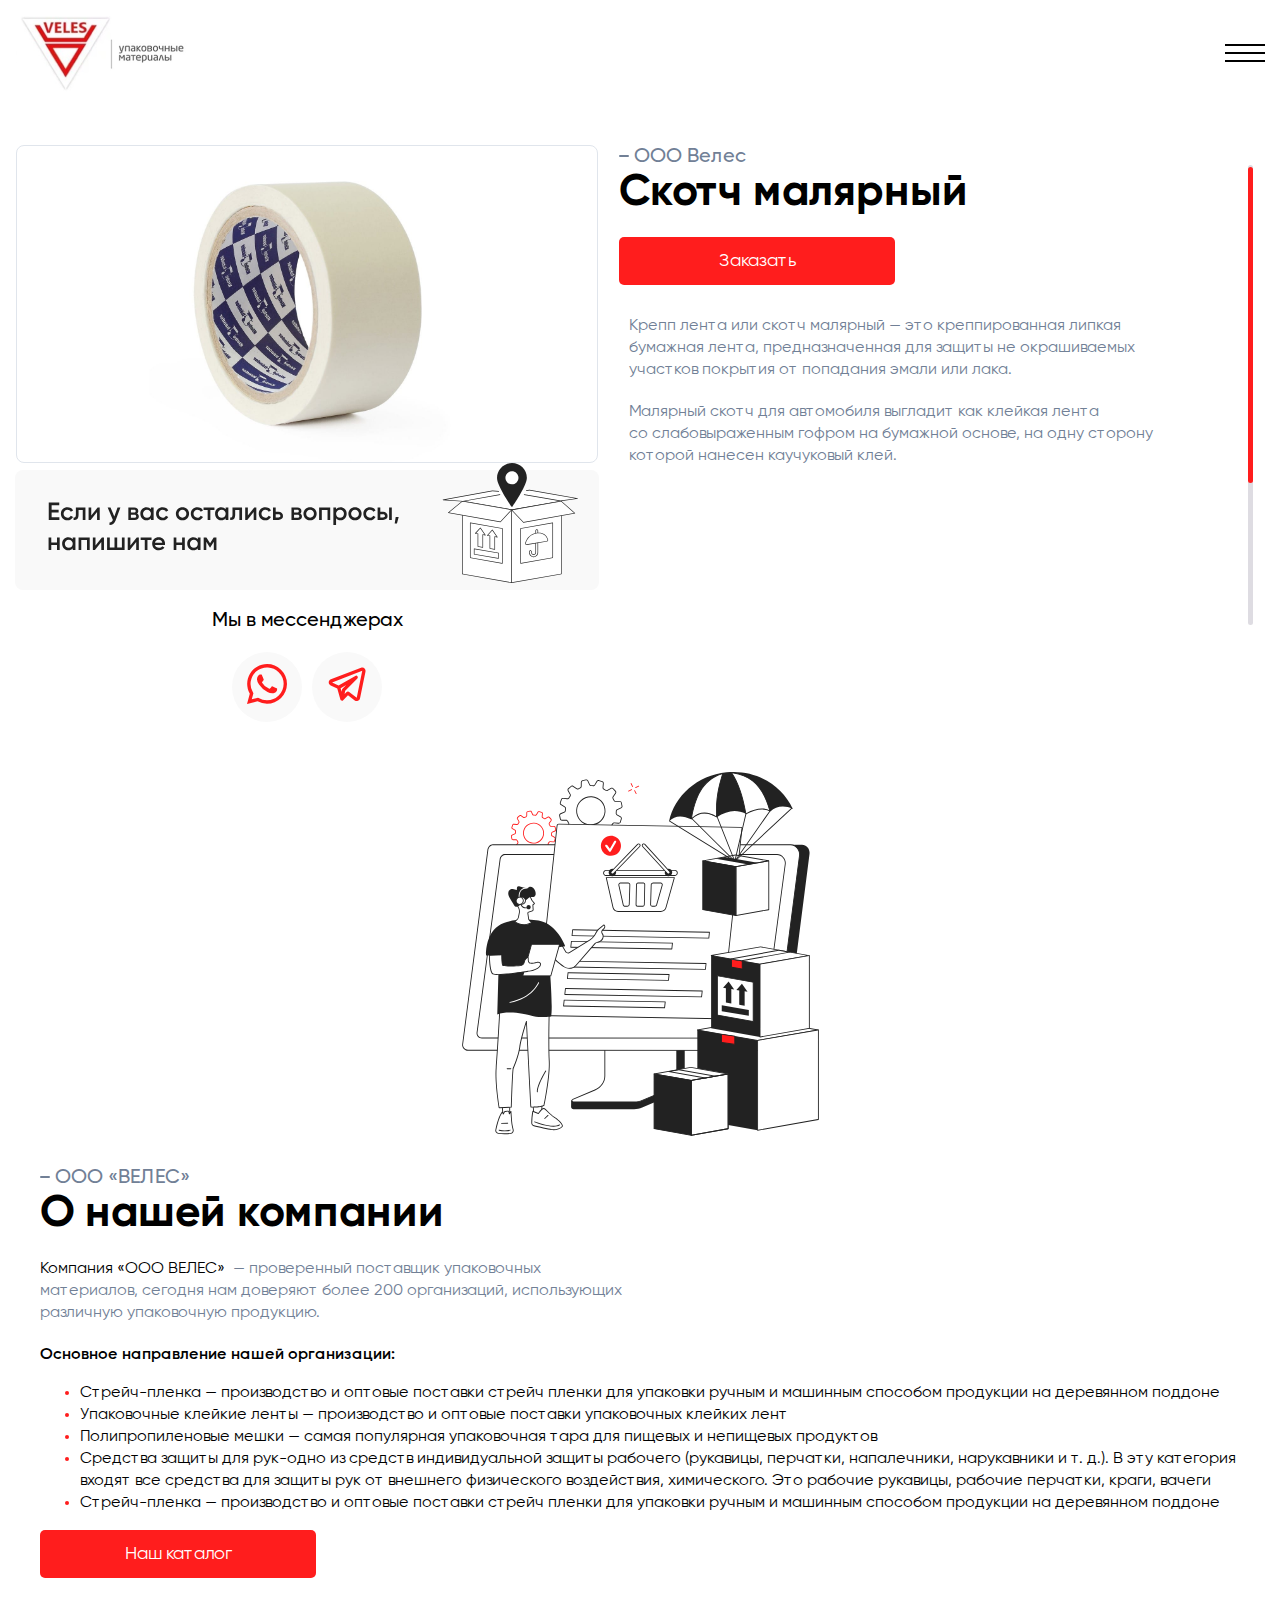
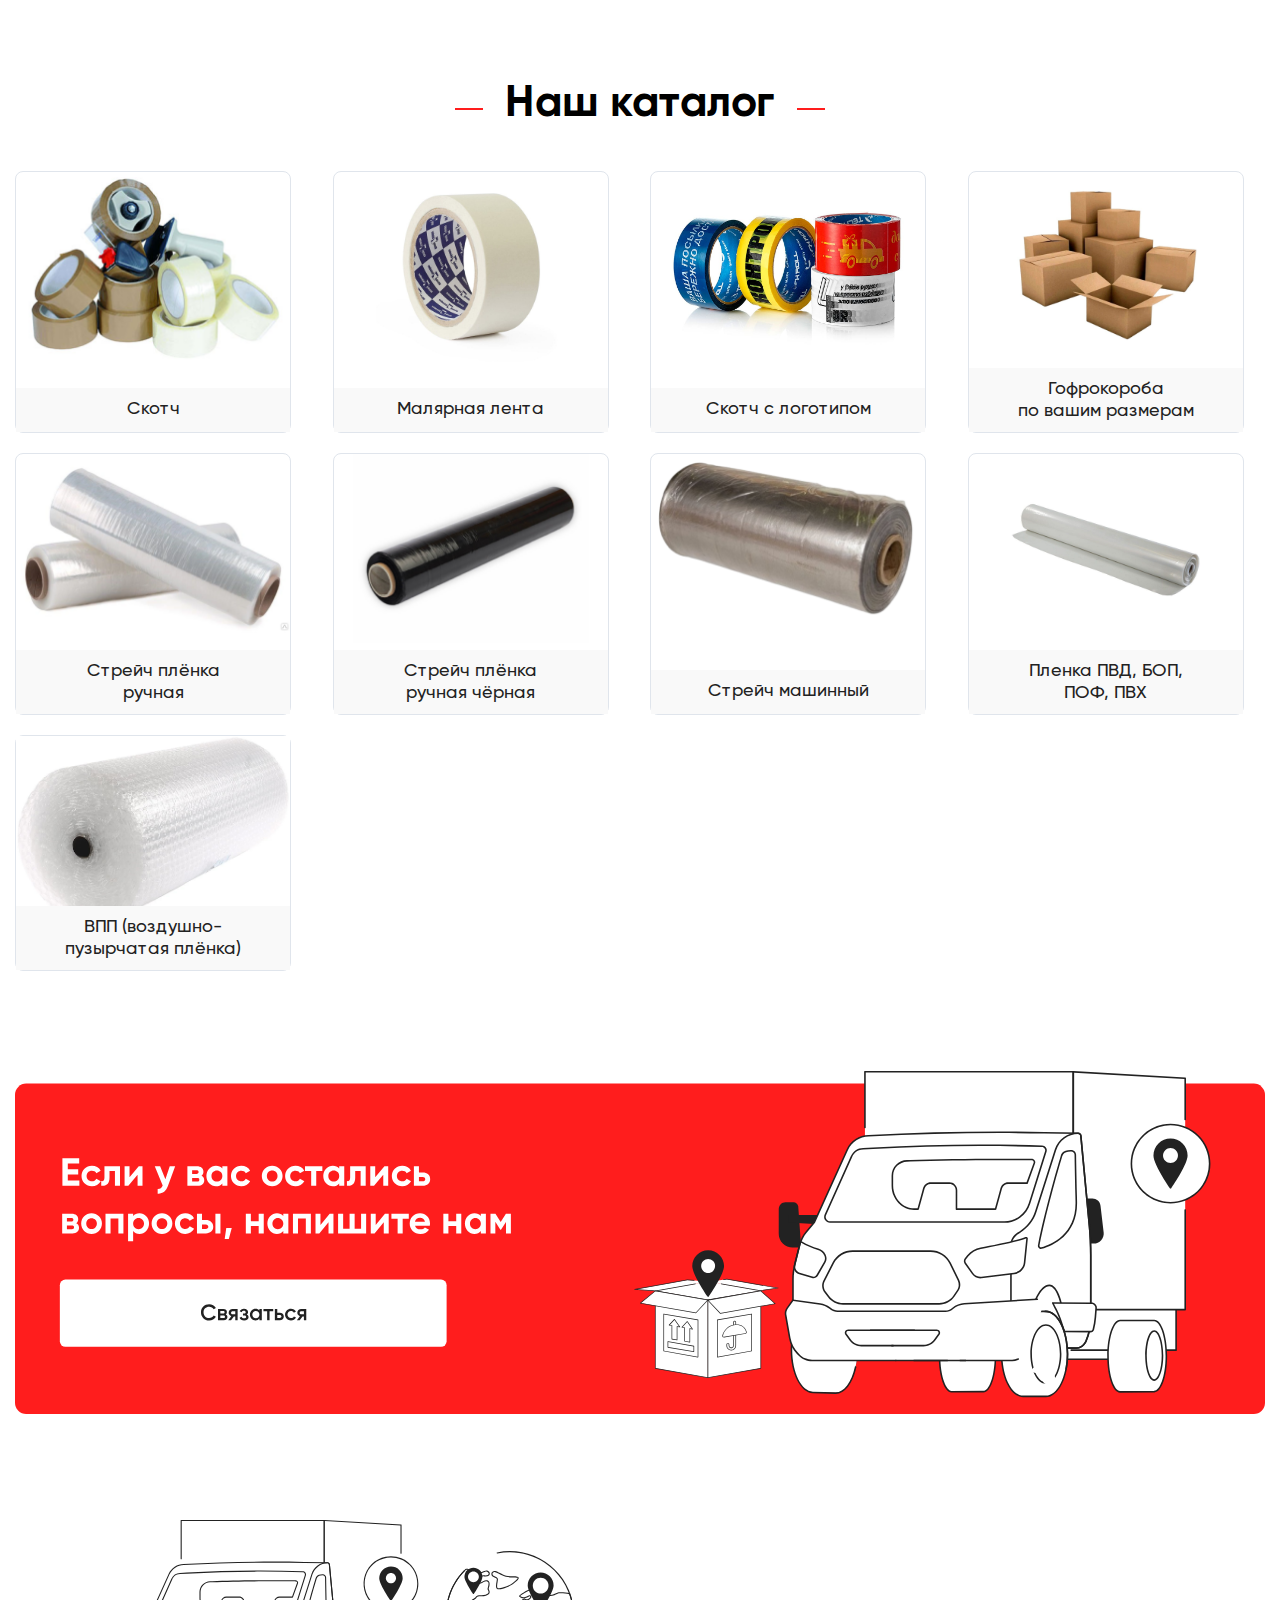
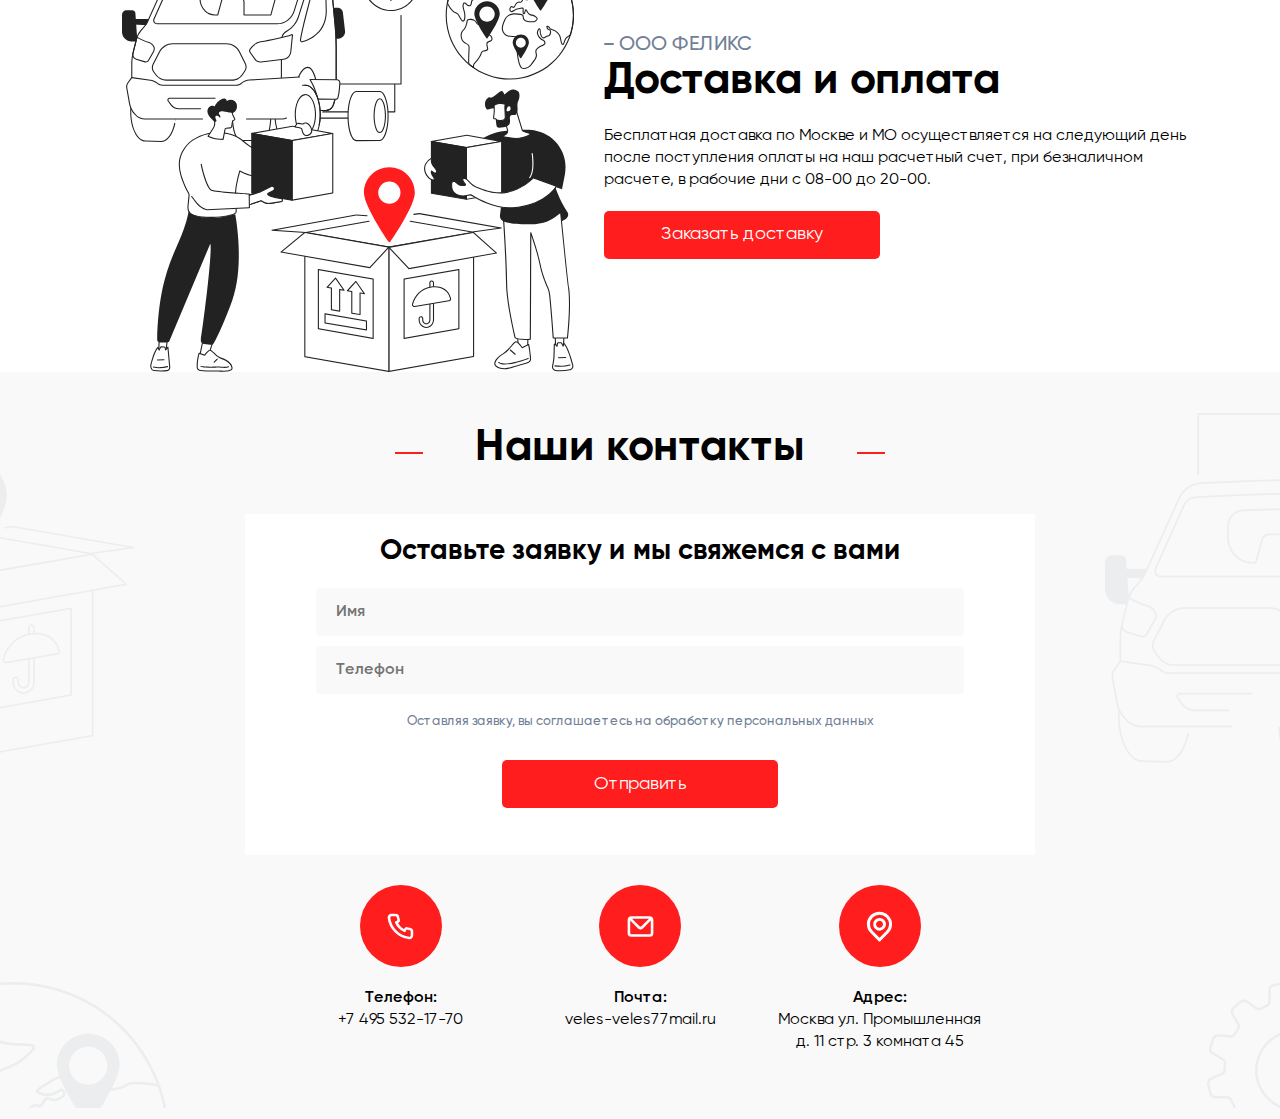
<file: maskingTape.html>
<!DOCTYPE html><html lang="ru" class="page"><head><meta charset="UTF-8"><meta name="viewport" content="width=device-width,initial-scale=1"><link rel="apple-touch-icon" sizes="76x76" href="favicons/apple-touch-icon.png"><link rel="icon" type="image/png" sizes="32x32" href="favicons/favicon-32x32.png"><link rel="icon" type="image/png" sizes="16x16" href="favicons/favicon-16x16.png"><link rel="manifest" href="favicons/site.webmanifest"><link rel="mask-icon" href="favicons/safari-pinned-tab.svg" color="#5bbad5"><meta name="msapplication-TileColor" content="#da532c"><meta name="theme-color" content="#ffffff"><meta http-equiv="X-UA-Compatible" content="ie=edge"><meta name="theme-color" content="#111111"><title>Упаковочный материал</title><link rel="stylesheet" href="css/vendor.css"><link rel="stylesheet" href="css/main.css"><script src="https://code.jquery.com/jquery-3.7.1.min.js" integrity="sha256-/JqT3SQfawRcv/BIHPThkBvs0OEvtFFmqPF/lYI/Cxo=" crossorigin="anonymous"></script><script defer="defer" src="js/main.js"></script></head><body class="page__body"><div class="site-container"><header class="header"><div class="container header__container"><img src="img/logo.png" alt="Логотип компании" class="header__logo"><div class="header__menu menu"><nav class="menu__body"><ul class="menu__list"><li class="menu__item"><img src="img/logo.png" alt="Логотип компании" class="header__logo-hidden"></li><li class="menu__item"><a href="index.html" class="menu__link">Главная</a></li><li class="menu__item"><a href="#about" class="menu__link">О нас</a></li><li class="menu__item"><a href="#catalog" class="menu__link">Наш каталог</a></li><li class="menu__item"><a href="#delivery" class="menu__link">Доставка и оплата</a></li><li class="menu__item"><a href="#footer" class="menu__link">Контакты</a></li><li class="menu__item"><p class="header__text-hidden">Телефон</p></li><li class="menu__item"><a href="tel:+74955321770"><pre class="header__tel-hidden">+7(495)-532-17-70</pre></a></li><li class="menu__item"><p class="header__btn-hidden" data-graph-path="popup">Заказать звонок</p></li></ul></nav></div><div class="header__right"><div class="header__phone-box"><p class="header__text">Наш номер</p><a href="tel:+74955321770" class="header__phone"><pre>+7(495)-532-17-70</pre></a></div><button class="header__btn btn-reset" data-graph-path="popup">Заказть звонок</button></div><div class="menu__icon"><span></span> <span></span> <span></span></div></div></header><main class="main"><div class="graph-modal"><div class="graph-modal__container popup" role="dialog" aria-modal="true" data-graph-target="popup"><button class="btn-reset js-modal-close graph-modal__close" aria-label="Закрыть модальное окно">Закрыть</button><div class="graph-modal__content popup"><p class="footer__subtitle">Оставьте свой номер и мы свяжемся с вами</p><form class="form footer__form" id="ajax-contact-form" enctype="multipart/form-data" method="post"><div class="form-group"><input class="footer__input" id="nameFF" name="nameFF" type="text" required placeholder="Имя"></div><div class="form-group"><input class="footer__input" id="telFF" name="telFF" type="tel" required placeholder="Телефон"></div><p class="footer__agree">Оставляя заявку, вы соглашаетесь на обработку персональных данных</p><button class="btn btn-reset" type="submit" id="submitFF">Отправить</button></form></div></div></div><section class="mascking"><div class="container box__container"><div class="box__left"><img src="img/card-7.jpg" alt="Скотч малярный" class="box__img"> <img src="img/box.svg" alt="Если у вас остались вопросы, напишите нам" aria-label="true"><p class="box__social">Мы в мессенджерах</p><ul class="social list-reset"><li class="social__item"><a href="https://api.whatsapp.com/send/?phone=79653430752" target="_blank" class="social-link" style="transition-delay: .2s;"><svg class="social-icon social-icon-what"><use xlink:href="img/sprite.svg#whatsapp" aria-label="Позвонить написать в ватсап"></use></svg></a></li><li class="social__item"><a href="https://t.me/+79257125496" target="_blank" class="social-link" style="transition-delay: .2s;"><svg class="social-icon"><use xlink:href="img/sprite.svg#telegram" aria-label="Позвонить написать в телеграм"></use></svg></a></li></ul></div><div class="box__right" data-simplebar><p class="name">ООО Велес</p><h2 class="box__title">Скотч малярный</h2><div class="box__img-box"><img src="img/card-7.jpg" alt="Скотч малярный" class="box__img"></div><a href="tel:+74955321770" class="box__btn btn">Заказать</a><div class="box__inner"><p class="box__descr">Крепп лента или скотч малярный — это креппированная липкая бумажная лента, предназначенная для защиты не окрашиваемых участков покрытия от попадания эмали или лака.</p><p class="box__descr">Малярный скотч для автомобиля выгладит как клейкая лента со слабовыраженным гофром на бумажной основе, на одну сторону которой нанесен каучуковый клей.</p></div></div></div></section><section class="about" id="about"><div class="container about__container"><div class="about__left"><p class="name">ООО «ВЕЛЕС»</p><h2 class="about__title">О нашей компании</h2><p class="about__descr">Компания «ООО ВЕЛЕС» <span> — проверенный поставщик упаковочных материалов, сегодня нам доверяют более 200 организаций, использующих различную упаковочную продукцию.</span></p><p class="about__subtitle">Основное направление нашей организации:</p><ul class="about__list"><li class="about__item"><p class="about__text">Стрейч-пленка — производство и оптовые поставки стрейч пленки для упаковки ручным и машинным способом продукции на деревянном поддоне</p></li><li class="about__item"><p class="about__text">Упаковочные клейкие ленты — производство и оптовые поставки упаковочных клейких лент</p></li><li class="about__item"><p class="about__text">Полипропиленовые мешки — самая популярная упаковочная тара для пищевых и непищевых продуктов</p></li><li class="about__item"><p class="about__text">Средства защиты для рук-одно из средств индивидуальной защиты рабочего (рукавицы, перчатки, напалечники, нарукавники и т. д.). В эту категория входят все средства для защиты рук от внешнего физического воздействия, химического. Это рабочие рукавицы, рабочие перчатки, краги, вачеги</p></li><li class="about__item"><p class="about__text">Стрейч-пленка — производство и оптовые поставки стрейч пленки для упаковки ручным и машинным способом продукции на деревянном поддоне</p></li></ul><a href="#catalog" class="btn">Наш каталог</a></div><div class="about__right"></div></div></section><section class="catalog" id="catalog"><div class="container catalog__container"><h2 class="catalog__title title">Наш каталог</h2><ul class="catalog__list list-reset"><li class="catalog__item"><a href="tape.html"><img src="img/card-8.png" alt="Скотч" class="catalog__img"><p class="catalog__descr">Скотч</p></a></li><li class="catalog__item"><a href="maskingTape.html"><img src="img/card-7.jpg" alt="Малярная лента" class="catalog__img"><p class="catalog__descr">Малярная лента</p></a></li><li class="catalog__item"><a href="tapelogo.html"><img src="img/tape-1.jpg" alt="Скотч с логотипом" class="catalog__img"><p class="catalog__descr">Скотч с логотипом</p></a></li><li class="catalog__item"><a href="stretch.html"><img src="img/box.jpg" alt="Гофрокороба по вашим размерам" class="catalog__img"><p class="catalog__descr">Гофрокороба по вашим размерам</p></a></li><li class="catalog__item"><a href="membrane.html"><img src="img/card-1.png" alt="Стрейч плёнка ручная 1 сорт" class="catalog__img"><p class="catalog__descr">Стрейч плёнка ручная</p></a></li><!-- <li class="catalog__item">
        <a href="srectchPVX.html">
        <img src="img/strech.jpg" alt="Стрейч плёнка ПВХ" class="catalog__img">
        <p class="catalog__descr">Стрейч плёнка ПВХ</p>
      </a>
      </li> --><li class="catalog__item"><a href="srectchBlack.html"><img src="img/card-3.png" alt="Стрейч плёнка ручная чёрная" class="catalog__img"><p class="catalog__descr">Стрейч плёнка ручная чёрная</p></a></li><li class="catalog__item"><a href="stretchmachine.html"><img src="img/card-6.png" alt="Стрейч машинный" class="catalog__img"><p class="catalog__descr">Стрейч машинный</p></a></li><li class="catalog__item"><a href="package.html"><img src="img/pvd.jpg" alt="Пленка ПВД" class="catalog__img"><p class="catalog__descr">Пленка ПВД, БОП, ПОФ, ПВХ</p></a></li><li class="catalog__item catalog__item-small"><a href="bubble.html"><img src="img/bubble.jpg" alt="ВПП (воздушно-пузырчатая плёнка)" class="catalog__img"><p class="catalog__descr">ВПП (воздушно-пузырчатая плёнка)</p></a></li></ul><a href="tel:+74955321770" class="catalog__link"><img src="img/decor.svg" alt="Декор" aria-label="true" class="catalog__decor"> </a><a href="tel:+74955321770" class="catalog__link catalog__link-hidden"><img src="img/decor-1.svg" alt="Декор" aria-label="true" class="catalog__decor"></a></div></section><section class="delivery" id="delivery"><div class="container delivery__container"><div class="delivery__left"></div><div class="delivery__right"></div><div class="delivery__left"><p class="name">ООО ФЕЛИКС</p><h2 class="delivery__title">Доставка и оплата</h2><p class="delivery__descr">Бесплатная доставка по Москве и МО осуществляется на следующий день после поступления оплаты на наш расчетный счет, при безналичном расчете, в рабочие дни с 08-00 до 20-00.</p><a href="tel:+74955321770" class="btn">Заказать доставку</a></div></div></section></main><footer class="footer" id="footer"><div class="container footer__container"><h2 class="footer__title title">Наши контакты</h2><div class="box footer__box"><p class="footer__subtitle">Оставьте заявку и мы свяжемся с вами</p><form class="form footer__form" id="ajax-contact-form" enctype="multipart/form-data" method="post"><div class="form-group"><input class="footer__input" id="nameFF" name="nameFF" type="text" required placeholder="Имя"></div><div class="form-group"><input class="footer__input" id="telFF" name="telFF" type="tel" required placeholder="Телефон"></div><p class="footer__agree">Оставляя заявку, вы соглашаетесь на обработку персональных данных</p><button class="footer__btn btn btn-reset" type="submit" id="submitFF">Отправить</button></form></div><ul class="footer__list list-reset"><li class="footer__item footer__item-center"><div class="icon-box"><a href="tel:+74955321770"><svg class="icon"><use xlink:href="img/sprite.svg#phone"></use></svg></a></div><p class="footer__text">Телефон:</p><p class="footer__descr"><a href="+74955321770">+7 495 532-17-70</a></p></li><li class="footer__item"><a href="mailto:"><div class="icon-box"><svg class="icon"><use xlink:href="img/sprite.svg#mail"></use></svg></div><p class="footer__text">Почта:</p></a><p class="footer__descr">veles-veles77mail.ru</p></li><li class="footer__item footer__item-center"><div class="icon-box"><svg class="icon"><use xlink:href="img/sprite.svg#location"></use></svg></div><p class="footer__text">Адрес:</p><p class="footer__descr footer__descr-center">Москва ул. Промышленная д. 11 стр. 3 комната 45</p></li></ul></div></footer></div></body></html>
</file>
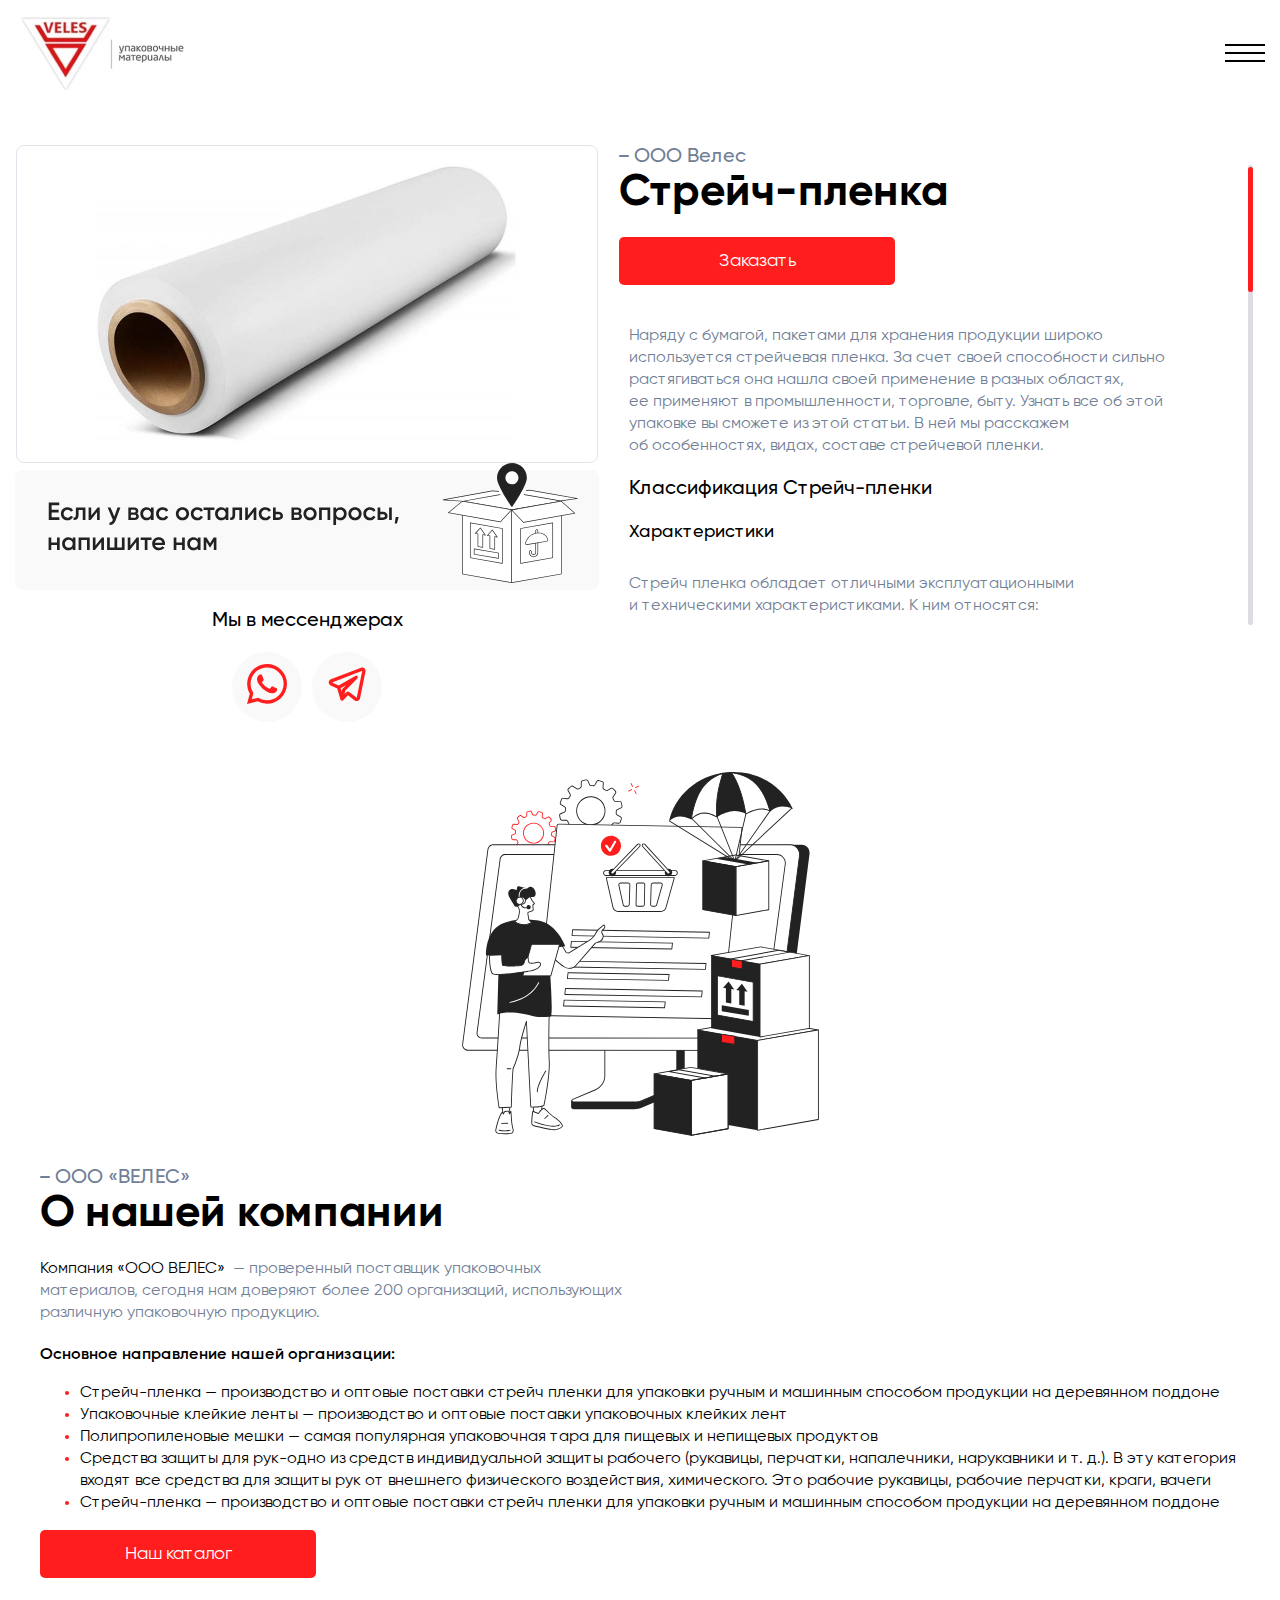
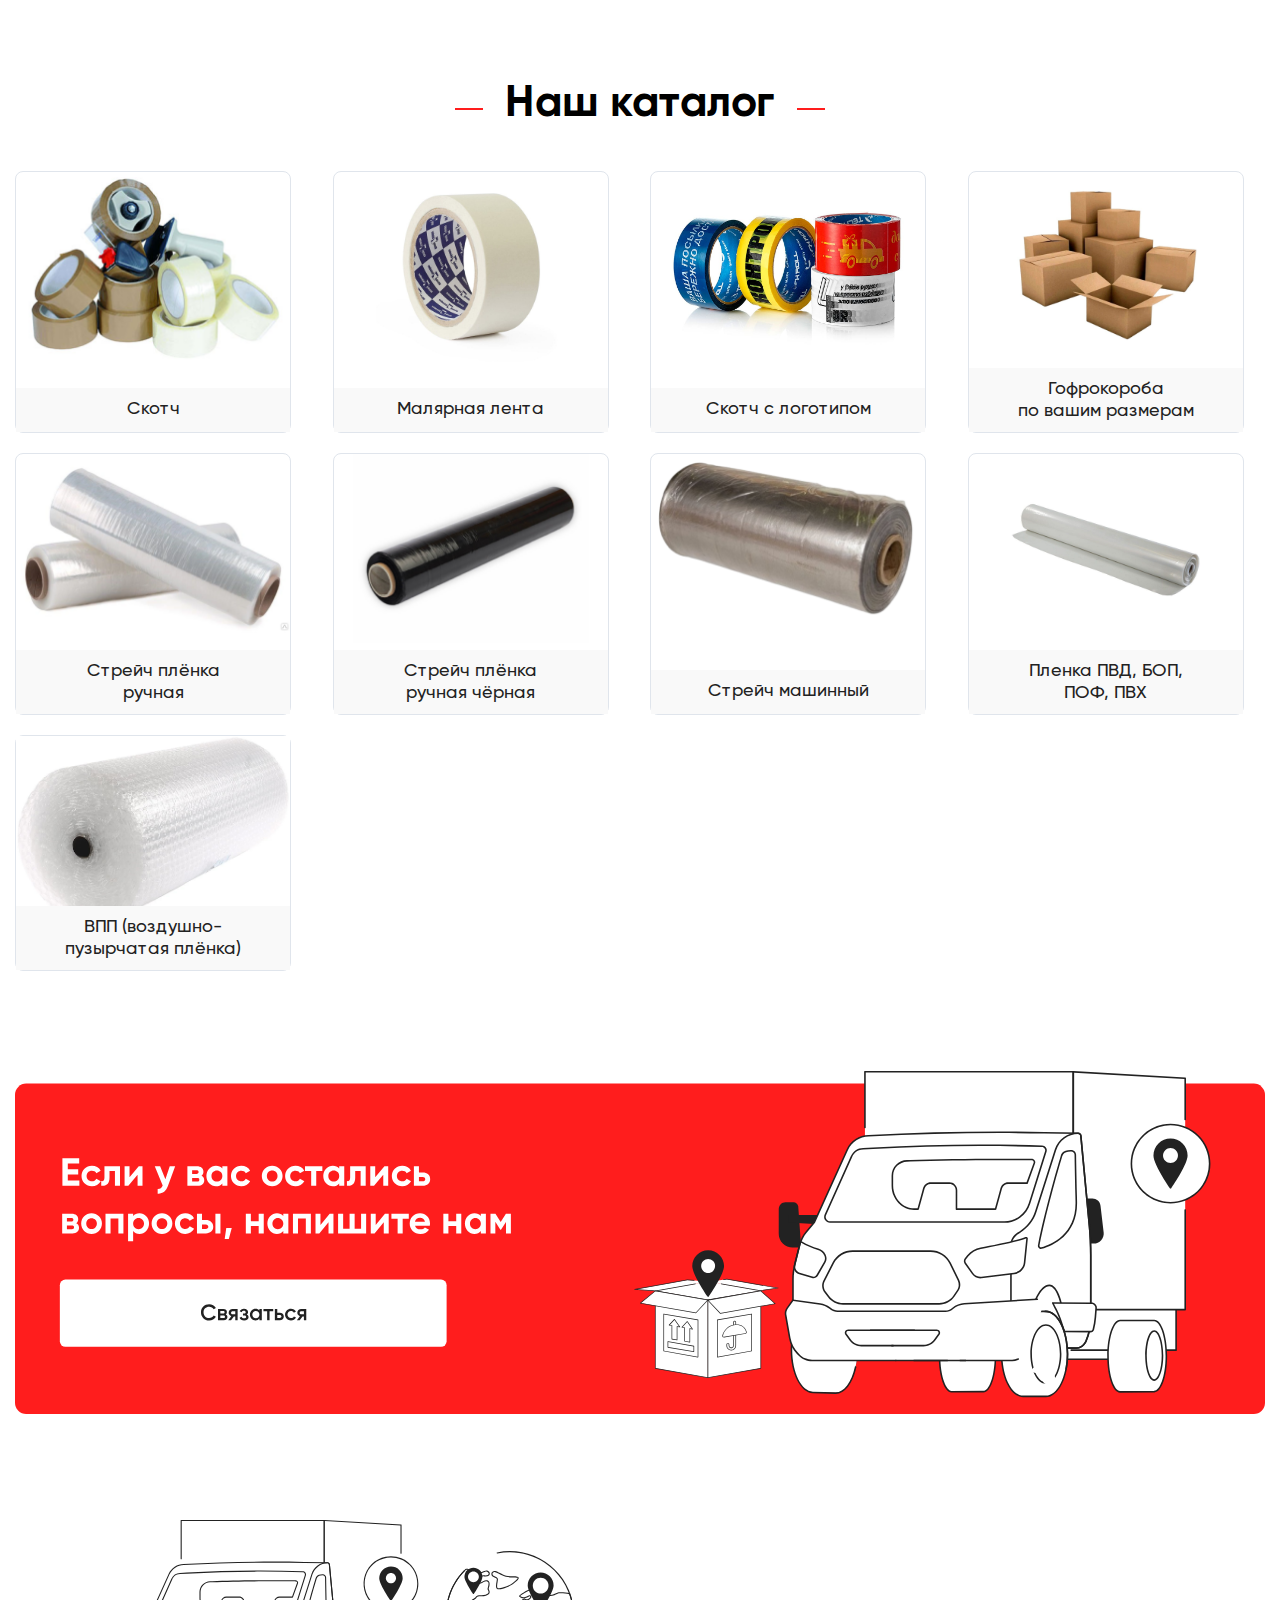
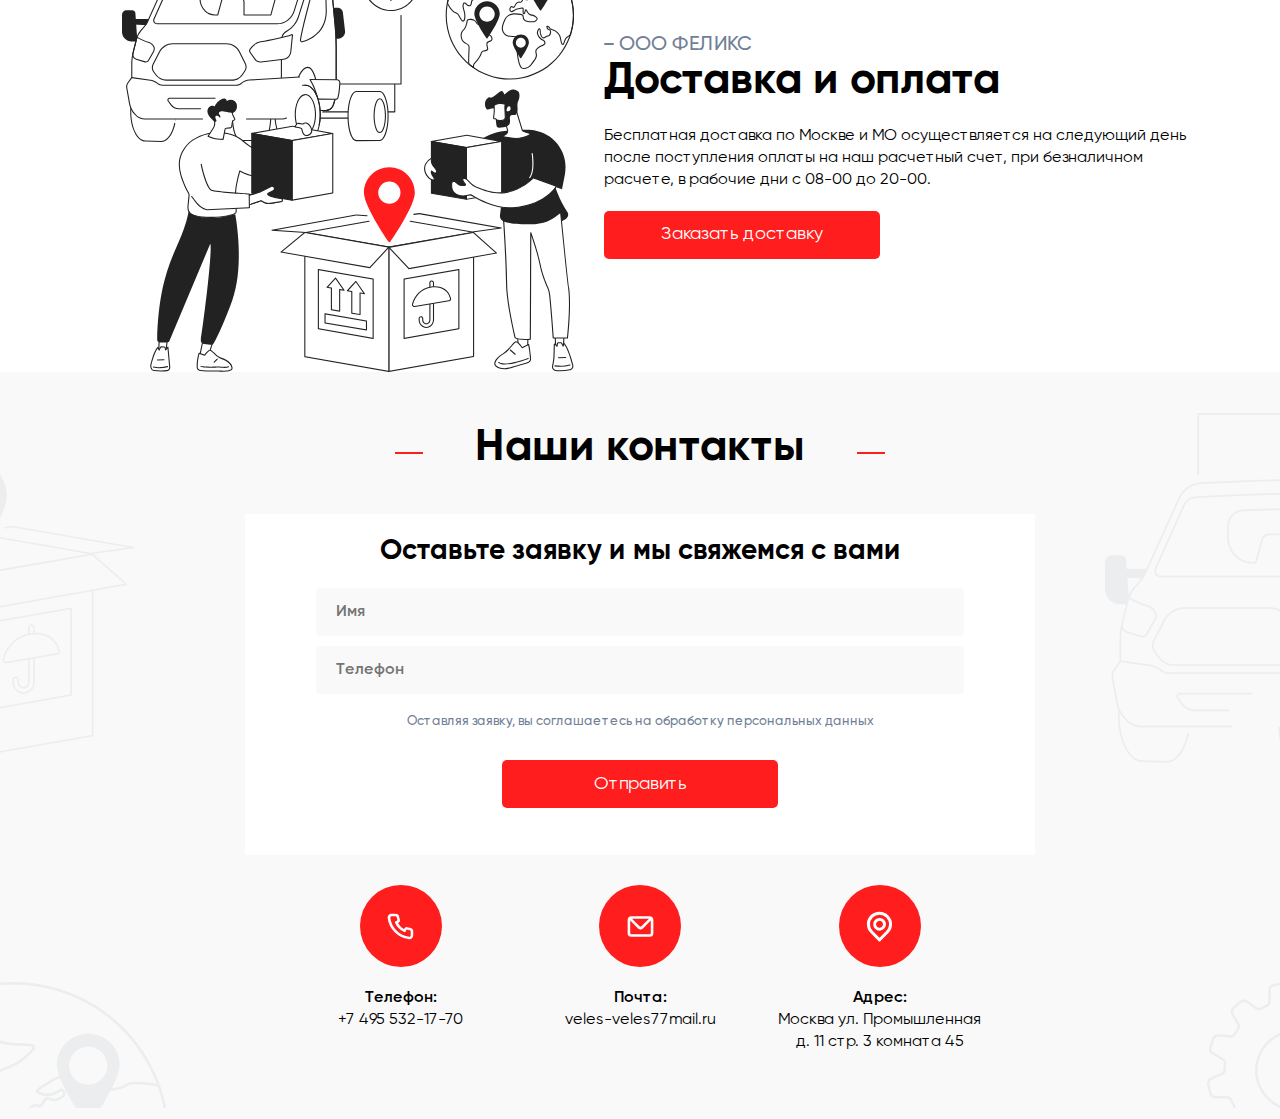
<file: membrane.html>
<!DOCTYPE html><html lang="ru" class="page"><head><meta charset="UTF-8"><meta name="viewport" content="width=device-width,initial-scale=1"><link rel="apple-touch-icon" sizes="76x76" href="favicons/apple-touch-icon.png"><link rel="icon" type="image/png" sizes="32x32" href="favicons/favicon-32x32.png"><link rel="icon" type="image/png" sizes="16x16" href="favicons/favicon-16x16.png"><link rel="manifest" href="favicons/site.webmanifest"><link rel="mask-icon" href="favicons/safari-pinned-tab.svg" color="#5bbad5"><meta name="msapplication-TileColor" content="#da532c"><meta name="theme-color" content="#ffffff"><meta http-equiv="X-UA-Compatible" content="ie=edge"><meta name="theme-color" content="#111111"><title>Упаковочный материал</title><link rel="stylesheet" href="css/vendor.css"><link rel="stylesheet" href="css/main.css"><script src="https://code.jquery.com/jquery-3.7.1.min.js" integrity="sha256-/JqT3SQfawRcv/BIHPThkBvs0OEvtFFmqPF/lYI/Cxo=" crossorigin="anonymous"></script><script defer="defer" src="js/main.js"></script></head><body class="page__body"><div class="site-container"><header class="header"><div class="container header__container"><img src="img/logo.png" alt="Логотип компании" class="header__logo"><div class="header__menu menu"><nav class="menu__body"><ul class="menu__list"><li class="menu__item"><img src="img/logo.png" alt="Логотип компании" class="header__logo-hidden"></li><li class="menu__item"><a href="index.html" class="menu__link">Главная</a></li><li class="menu__item"><a href="#about" class="menu__link">О нас</a></li><li class="menu__item"><a href="#catalog" class="menu__link">Наш каталог</a></li><li class="menu__item"><a href="#delivery" class="menu__link">Доставка и оплата</a></li><li class="menu__item"><a href="#footer" class="menu__link">Контакты</a></li><li class="menu__item"><p class="header__text-hidden">Телефон</p></li><li class="menu__item"><a href="tel:+74955321770"><pre class="header__tel-hidden">+7(495)-532-17-70</pre></a></li><li class="menu__item"><p class="header__btn-hidden" data-graph-path="popup">Заказать звонок</p></li></ul></nav></div><div class="header__right"><div class="header__phone-box"><p class="header__text">Наш номер</p><a href="tel:+74955321770" class="header__phone"><pre>+7(495)-532-17-70</pre></a></div><button class="header__btn btn-reset" data-graph-path="popup">Заказть звонок</button></div><div class="menu__icon"><span></span> <span></span> <span></span></div></div></header><main class="main"><div class="graph-modal"><div class="graph-modal__container popup" role="dialog" aria-modal="true" data-graph-target="popup"><button class="btn-reset js-modal-close graph-modal__close" aria-label="Закрыть модальное окно">Закрыть</button><div class="graph-modal__content popup"><p class="footer__subtitle">Оставьте свой номер и мы свяжемся с вами</p><form class="form footer__form" id="ajax-contact-form" enctype="multipart/form-data" method="post"><div class="form-group"><input class="footer__input" id="nameFF" name="nameFF" type="text" required placeholder="Имя"></div><div class="form-group"><input class="footer__input" id="telFF" name="telFF" type="tel" required placeholder="Телефон"></div><p class="footer__agree">Оставляя заявку, вы соглашаетесь на обработку персональных данных</p><button class="btn btn-reset" type="submit" id="submitFF">Отправить</button></form></div></div></div><section class="membrans"><div class="container box__container"><div class="box__left"><img src="img/strech.jpg" alt="Стрейч-пленка" class="box__img"> <img src="img/box.svg" alt="Если у вас остались вопросы, напишите нам" aria-label="true"><p class="box__social">Мы в мессенджерах</p><ul class="social list-reset"><li class="social__item"><a href="https://api.whatsapp.com/send/?phone=79653430752" target="_blank" class="social-link" style="transition-delay: .2s;"><svg class="social-icon social-icon-what"><use xlink:href="img/sprite.svg#whatsapp" aria-label="Позвонить написать в ватсап"></use></svg></a></li><li class="social__item"><a href="https://t.me/+79257125496" target="_blank" class="social-link" style="transition-delay: .2s;"><svg class="social-icon"><use xlink:href="img/sprite.svg#telegram" aria-label="Позвонить написать в телеграм"></use></svg></a></li></ul></div><div class="box__right" data-simplebar><p class="name">ООО Велес</p><h2 class="box__title">Стрейч-пленка</h2><div class="box__img-box"><img src="img/strech.jpg" alt="Стрейч-пленка" class="box__img"></div><a href="tel:+74955321770" class="box__btn btn">Заказать</a><p class="box__descr box__descr-top">Наряду с бумагой, пакетами для хранения продукции широко используется стрейчевая пленка. За счет своей способности сильно растягиваться она нашла своей применение в разных областях, ее применяют в промышленности, торговле, быту. Узнать все об этой упаковке вы сможете из этой статьи. В ней мы расскажем об особенностях, видах, составе стрейчевой пленки.</p><p class="box__sub">Классификация Стрейч-пленки</p><p class="box__subtitle">Характеристики</p><p class="box__descr">Стрейч пленка обладает отличными эксплуатационными и техническими характеристиками. К ним относятся:</p><div class="box__inner"><ul class="box__list"><li class="box__item"><p class="box__descr">Прозрачность — под ней хорошо видно, какая продукция упакована в лоток или паллет.</p></li><li class="box__item"><p class="box__descr">Отличная фиксация, нет риска внезапного рассыпания груза.</p></li><li class="box__item"><p class="box__descr">Прочность — после того, как товар уже запакован, материал не получится проколоть, что гарантирует сохранение продукции.</p></li><li class="box__item"><p class="box__descr">Отличная фиксация, нет риска внезапного рассыпания груза.</p></li><li class="box__item"><p class="box__descr">Восстановление — изделие может растягиваться в 4 — 5 раз от своего размера, но после растяжения оно стремится сразу восстановить свои первоначальные габариты.</p></li></ul><p class="box__subtitle">Плотность стрейч пленки.</p><p class="box__descr">От этого параметра зависит назначение изделия. Материалы с наименьшей плотностью 15 — 20 микрон выбирают для запаковки продуктов, толщиной 17 — 23 микрон применяются для упаковывания тяжеловесных товаров (паллетов, коробок).</p><p class="box__subtitle">Состав</p><p class="box__descr">Для каких целей будет предназначена упаковка, зависит от того, какое сырье было выбрано предприятием-изготовителем для ее выпуска. Из чего делают стрейч пленку:</p><ul class="box__list"><li class="box__item"><p class="box__descr">полиэтилен</p></li><li class="box__item"><p class="box__descr">полимеры</p></li><li class="box__item"><p class="box__descr">сополимеры</p></li></ul><p class="box__subtitle">Виды стрейч пленки</p><p class="box__descr">Из полиэтилена производят тонкую упаковку для пищевых продуктов, ее толщина от 5 до 10 мкм. Полимерная обладает большей толщиной и плотностью — от 15 до 30 мкм. Она отлично подходит для крупногабаритных грузов, которым требуется долгая перевозка грузовым транспортом.</p><p class="box__descr">Самые прочные из всех — сополимерные. Из сополимеров ЭВА выпускается материал повышенной надежности. Он обладает высокими барьерными свойствами, хорошо защищает груз от внешнего воздействия.</p><p class="box__descr">Самые прочные из всех — сополимерные. Из сополимеров ЭВА выпускается материал повышенной надежности. Он обладает высокими барьерными свойствами, хорошо защищает груз от внешнего воздействия.</p></div></div></div></section><section class="about" id="about"><div class="container about__container"><div class="about__left"><p class="name">ООО «ВЕЛЕС»</p><h2 class="about__title">О нашей компании</h2><p class="about__descr">Компания «ООО ВЕЛЕС» <span> — проверенный поставщик упаковочных материалов, сегодня нам доверяют более 200 организаций, использующих различную упаковочную продукцию.</span></p><p class="about__subtitle">Основное направление нашей организации:</p><ul class="about__list"><li class="about__item"><p class="about__text">Стрейч-пленка — производство и оптовые поставки стрейч пленки для упаковки ручным и машинным способом продукции на деревянном поддоне</p></li><li class="about__item"><p class="about__text">Упаковочные клейкие ленты — производство и оптовые поставки упаковочных клейких лент</p></li><li class="about__item"><p class="about__text">Полипропиленовые мешки — самая популярная упаковочная тара для пищевых и непищевых продуктов</p></li><li class="about__item"><p class="about__text">Средства защиты для рук-одно из средств индивидуальной защиты рабочего (рукавицы, перчатки, напалечники, нарукавники и т. д.). В эту категория входят все средства для защиты рук от внешнего физического воздействия, химического. Это рабочие рукавицы, рабочие перчатки, краги, вачеги</p></li><li class="about__item"><p class="about__text">Стрейч-пленка — производство и оптовые поставки стрейч пленки для упаковки ручным и машинным способом продукции на деревянном поддоне</p></li></ul><a href="#catalog" class="btn">Наш каталог</a></div><div class="about__right"></div></div></section><section class="catalog" id="catalog"><div class="container catalog__container"><h2 class="catalog__title title">Наш каталог</h2><ul class="catalog__list list-reset"><li class="catalog__item"><a href="tape.html"><img src="img/card-8.png" alt="Скотч" class="catalog__img"><p class="catalog__descr">Скотч</p></a></li><li class="catalog__item"><a href="maskingTape.html"><img src="img/card-7.jpg" alt="Малярная лента" class="catalog__img"><p class="catalog__descr">Малярная лента</p></a></li><li class="catalog__item"><a href="tapelogo.html"><img src="img/tape-1.jpg" alt="Скотч с логотипом" class="catalog__img"><p class="catalog__descr">Скотч с логотипом</p></a></li><li class="catalog__item"><a href="stretch.html"><img src="img/box.jpg" alt="Гофрокороба по вашим размерам" class="catalog__img"><p class="catalog__descr">Гофрокороба по вашим размерам</p></a></li><li class="catalog__item"><a href="membrane.html"><img src="img/card-1.png" alt="Стрейч плёнка ручная 1 сорт" class="catalog__img"><p class="catalog__descr">Стрейч плёнка ручная</p></a></li><!-- <li class="catalog__item">
        <a href="srectchPVX.html">
        <img src="img/strech.jpg" alt="Стрейч плёнка ПВХ" class="catalog__img">
        <p class="catalog__descr">Стрейч плёнка ПВХ</p>
      </a>
      </li> --><li class="catalog__item"><a href="srectchBlack.html"><img src="img/card-3.png" alt="Стрейч плёнка ручная чёрная" class="catalog__img"><p class="catalog__descr">Стрейч плёнка ручная чёрная</p></a></li><li class="catalog__item"><a href="stretchmachine.html"><img src="img/card-6.png" alt="Стрейч машинный" class="catalog__img"><p class="catalog__descr">Стрейч машинный</p></a></li><li class="catalog__item"><a href="package.html"><img src="img/pvd.jpg" alt="Пленка ПВД" class="catalog__img"><p class="catalog__descr">Пленка ПВД, БОП, ПОФ, ПВХ</p></a></li><li class="catalog__item catalog__item-small"><a href="bubble.html"><img src="img/bubble.jpg" alt="ВПП (воздушно-пузырчатая плёнка)" class="catalog__img"><p class="catalog__descr">ВПП (воздушно-пузырчатая плёнка)</p></a></li></ul><a href="tel:+74955321770" class="catalog__link"><img src="img/decor.svg" alt="Декор" aria-label="true" class="catalog__decor"> </a><a href="tel:+74955321770" class="catalog__link catalog__link-hidden"><img src="img/decor-1.svg" alt="Декор" aria-label="true" class="catalog__decor"></a></div></section><section class="delivery" id="delivery"><div class="container delivery__container"><div class="delivery__left"></div><div class="delivery__right"></div><div class="delivery__left"><p class="name">ООО ФЕЛИКС</p><h2 class="delivery__title">Доставка и оплата</h2><p class="delivery__descr">Бесплатная доставка по Москве и МО осуществляется на следующий день после поступления оплаты на наш расчетный счет, при безналичном расчете, в рабочие дни с 08-00 до 20-00.</p><a href="tel:+74955321770" class="btn">Заказать доставку</a></div></div></section></main><footer class="footer" id="footer"><div class="container footer__container"><h2 class="footer__title title">Наши контакты</h2><div class="box footer__box"><p class="footer__subtitle">Оставьте заявку и мы свяжемся с вами</p><form class="form footer__form" id="ajax-contact-form" enctype="multipart/form-data" method="post"><div class="form-group"><input class="footer__input" id="nameFF" name="nameFF" type="text" required placeholder="Имя"></div><div class="form-group"><input class="footer__input" id="telFF" name="telFF" type="tel" required placeholder="Телефон"></div><p class="footer__agree">Оставляя заявку, вы соглашаетесь на обработку персональных данных</p><button class="footer__btn btn btn-reset" type="submit" id="submitFF">Отправить</button></form></div><ul class="footer__list list-reset"><li class="footer__item footer__item-center"><div class="icon-box"><a href="tel:+74955321770"><svg class="icon"><use xlink:href="img/sprite.svg#phone"></use></svg></a></div><p class="footer__text">Телефон:</p><p class="footer__descr"><a href="+74955321770">+7 495 532-17-70</a></p></li><li class="footer__item"><a href="mailto:"><div class="icon-box"><svg class="icon"><use xlink:href="img/sprite.svg#mail"></use></svg></div><p class="footer__text">Почта:</p></a><p class="footer__descr">veles-veles77mail.ru</p></li><li class="footer__item footer__item-center"><div class="icon-box"><svg class="icon"><use xlink:href="img/sprite.svg#location"></use></svg></div><p class="footer__text">Адрес:</p><p class="footer__descr footer__descr-center">Москва ул. Промышленная д. 11 стр. 3 комната 45</p></li></ul></div></footer></div></body></html>
</file>
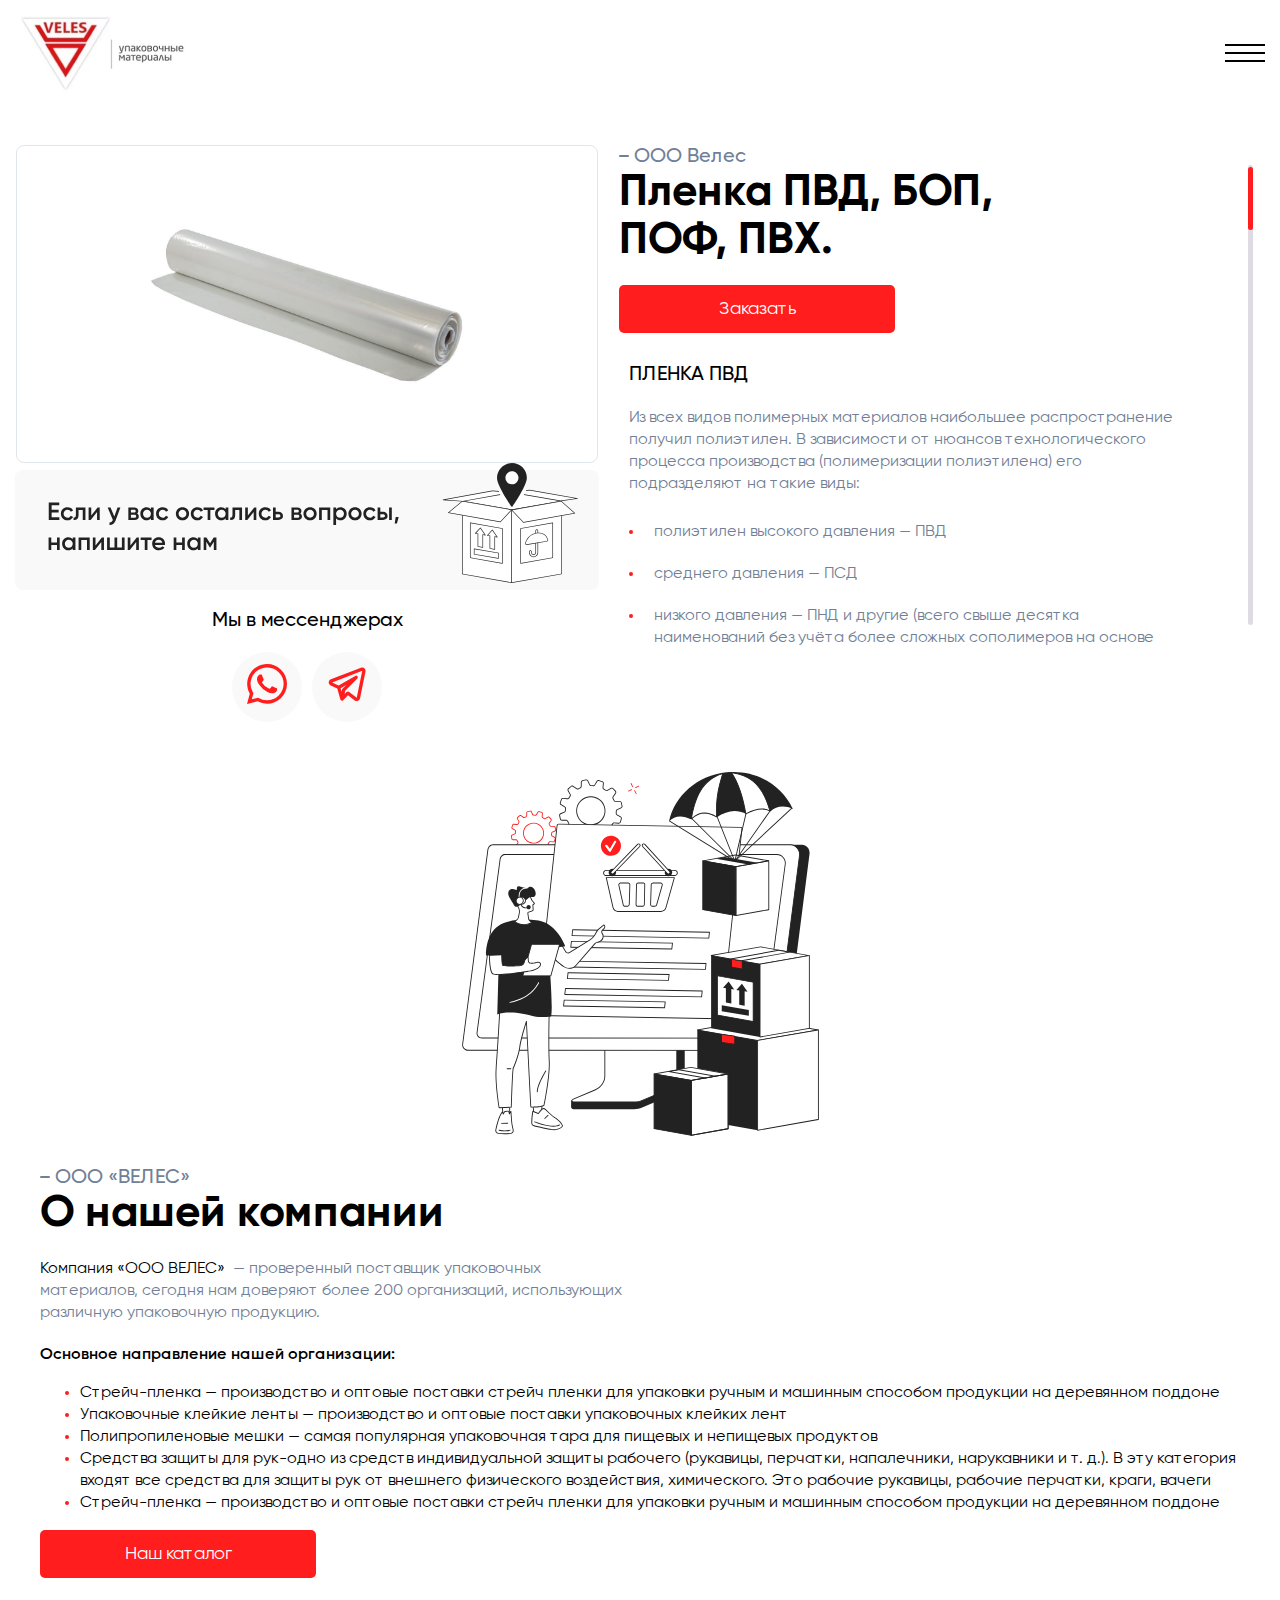
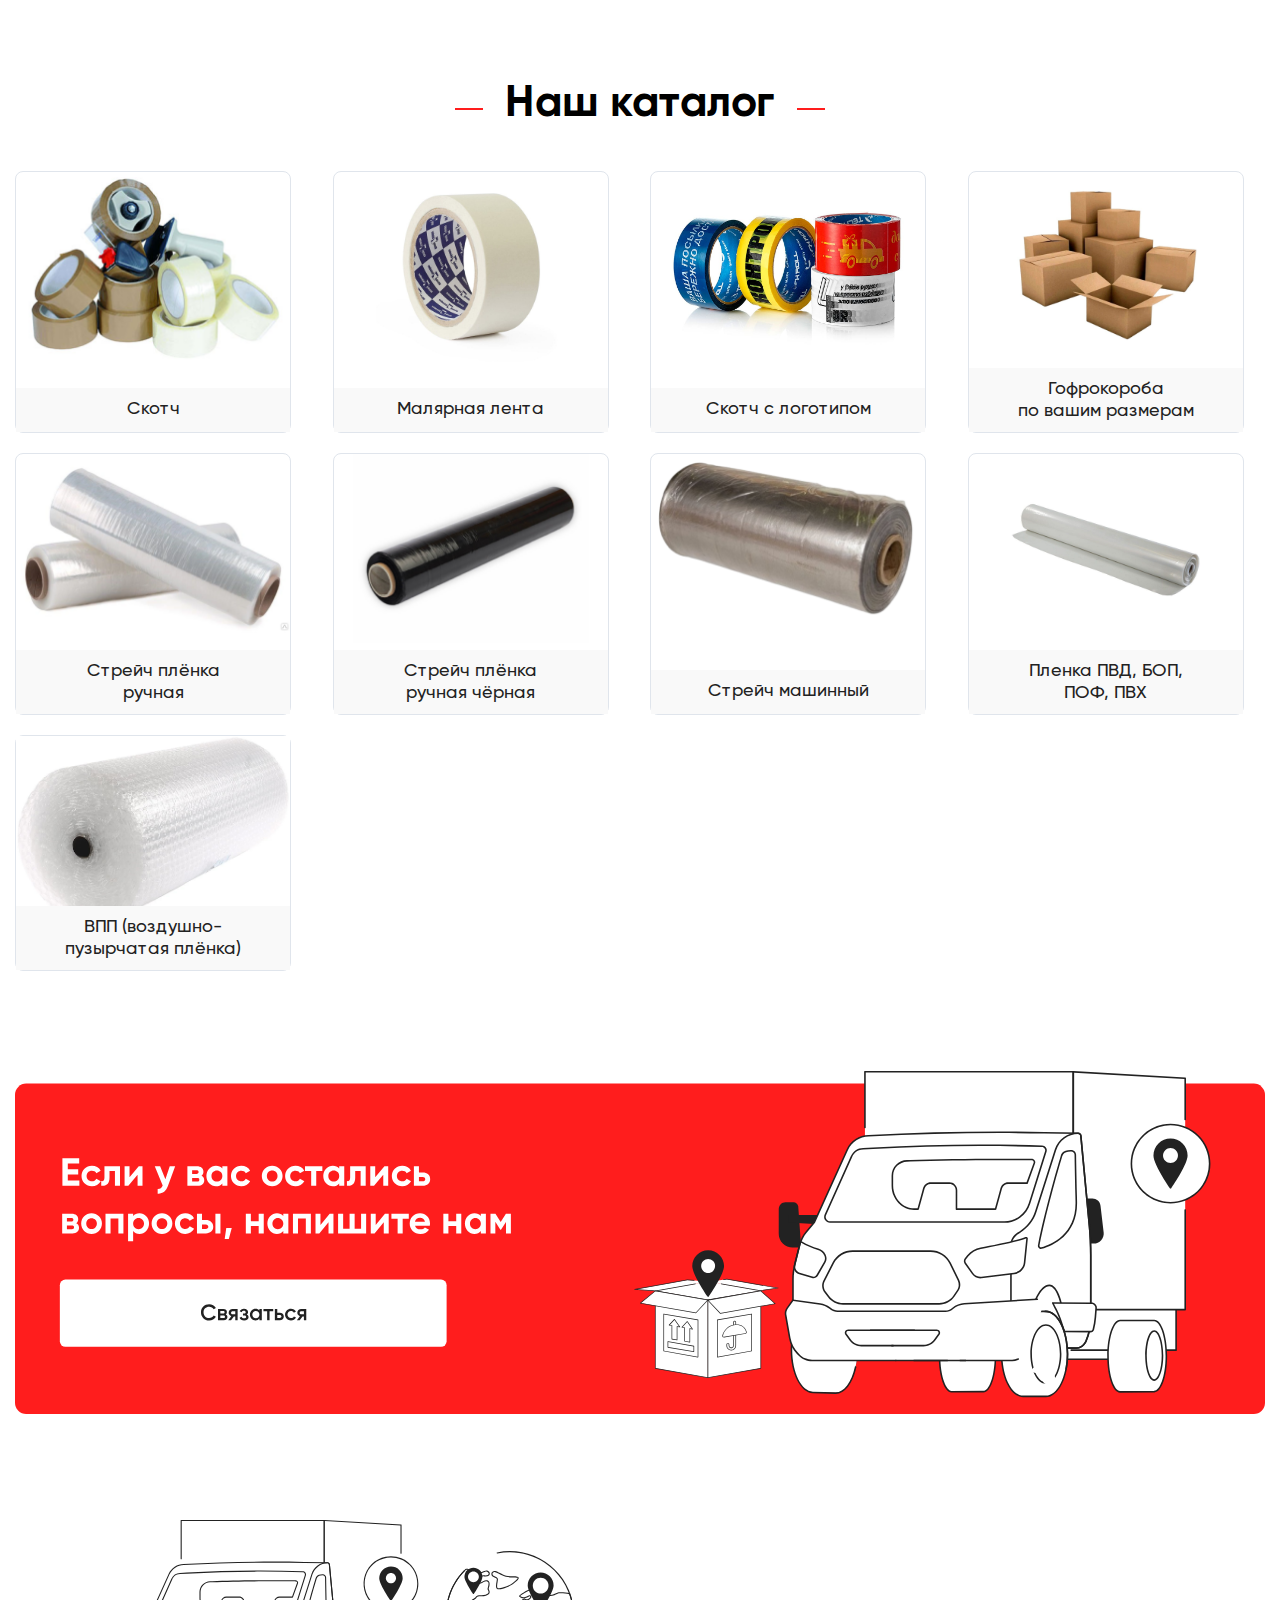
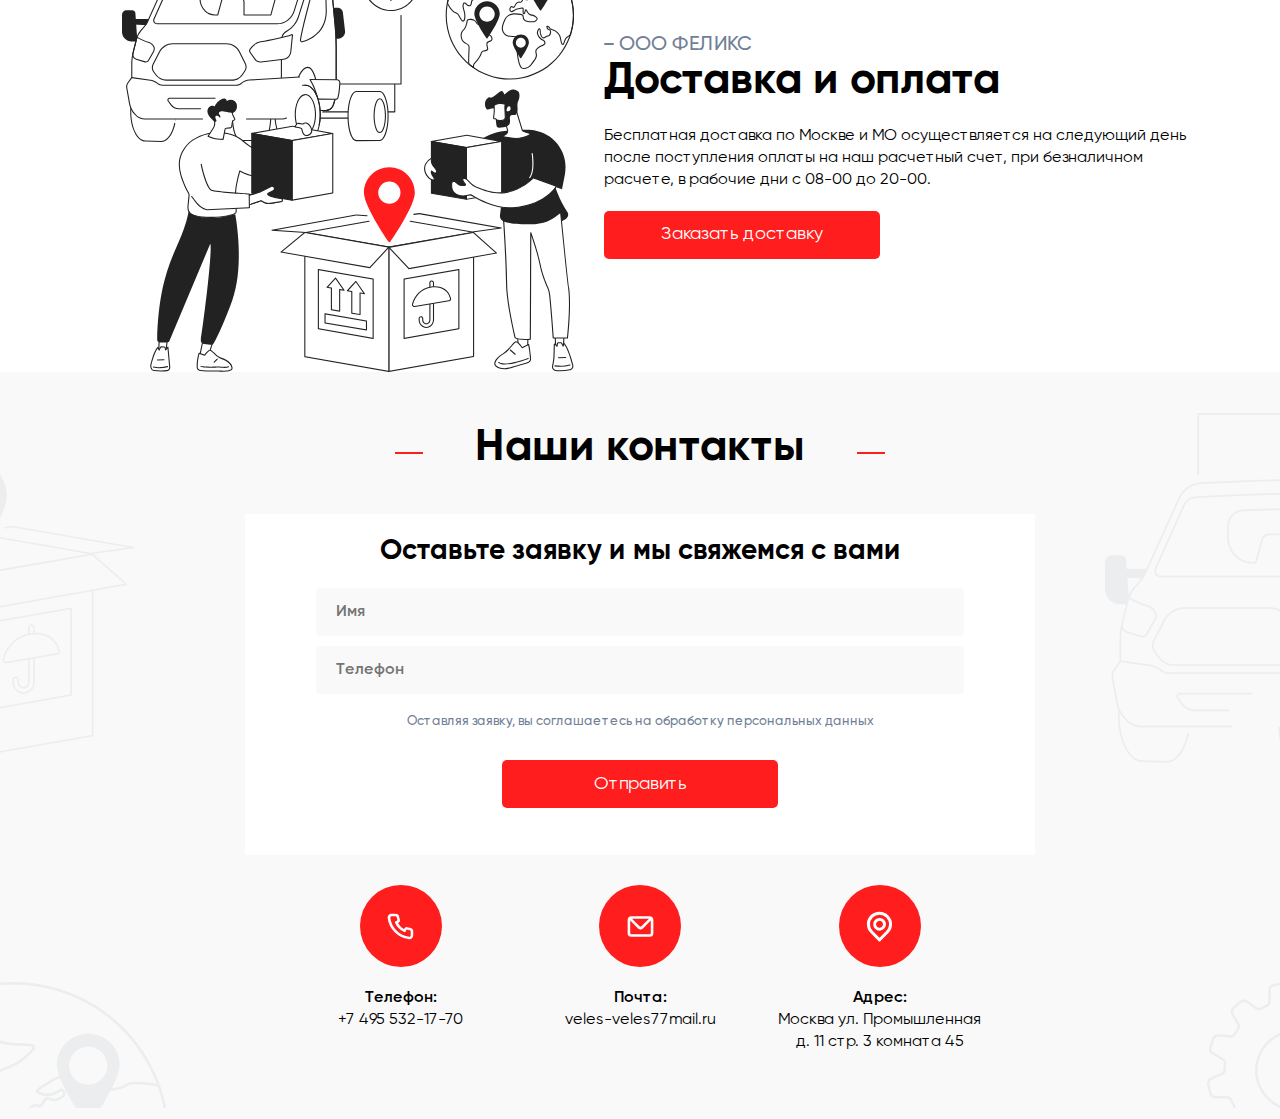
<file: package.html>
<!DOCTYPE html><html lang="ru" class="page"><head><meta charset="UTF-8"><meta name="viewport" content="width=device-width,initial-scale=1"><link rel="apple-touch-icon" sizes="76x76" href="favicons/apple-touch-icon.png"><link rel="icon" type="image/png" sizes="32x32" href="favicons/favicon-32x32.png"><link rel="icon" type="image/png" sizes="16x16" href="favicons/favicon-16x16.png"><link rel="manifest" href="favicons/site.webmanifest"><link rel="mask-icon" href="favicons/safari-pinned-tab.svg" color="#5bbad5"><meta name="msapplication-TileColor" content="#da532c"><meta name="theme-color" content="#ffffff"><meta http-equiv="X-UA-Compatible" content="ie=edge"><meta name="theme-color" content="#111111"><title>Упаковочный материал</title><link rel="stylesheet" href="css/vendor.css"><link rel="stylesheet" href="css/main.css"><script src="https://code.jquery.com/jquery-3.7.1.min.js" integrity="sha256-/JqT3SQfawRcv/BIHPThkBvs0OEvtFFmqPF/lYI/Cxo=" crossorigin="anonymous"></script><script defer="defer" src="js/main.js"></script></head><body class="page__body"><div class="site-container"><header class="header"><div class="container header__container"><img src="img/logo.png" alt="Логотип компании" class="header__logo"><div class="header__menu menu"><nav class="menu__body"><ul class="menu__list"><li class="menu__item"><img src="img/logo.png" alt="Логотип компании" class="header__logo-hidden"></li><li class="menu__item"><a href="index.html" class="menu__link">Главная</a></li><li class="menu__item"><a href="#about" class="menu__link">О нас</a></li><li class="menu__item"><a href="#catalog" class="menu__link">Наш каталог</a></li><li class="menu__item"><a href="#delivery" class="menu__link">Доставка и оплата</a></li><li class="menu__item"><a href="#footer" class="menu__link">Контакты</a></li><li class="menu__item"><p class="header__text-hidden">Телефон</p></li><li class="menu__item"><a href="tel:+74955321770"><pre class="header__tel-hidden">+7(495)-532-17-70</pre></a></li><li class="menu__item"><p class="header__btn-hidden" data-graph-path="popup">Заказать звонок</p></li></ul></nav></div><div class="header__right"><div class="header__phone-box"><p class="header__text">Наш номер</p><a href="tel:+74955321770" class="header__phone"><pre>+7(495)-532-17-70</pre></a></div><button class="header__btn btn-reset" data-graph-path="popup">Заказть звонок</button></div><div class="menu__icon"><span></span> <span></span> <span></span></div></div></header><main class="main"><div class="graph-modal"><div class="graph-modal__container popup" role="dialog" aria-modal="true" data-graph-target="popup"><button class="btn-reset js-modal-close graph-modal__close" aria-label="Закрыть модальное окно">Закрыть</button><div class="graph-modal__content popup"><p class="footer__subtitle">Оставьте свой номер и мы свяжемся с вами</p><form class="form footer__form" id="ajax-contact-form" enctype="multipart/form-data" method="post"><div class="form-group"><input class="footer__input" id="nameFF" name="nameFF" type="text" required placeholder="Имя"></div><div class="form-group"><input class="footer__input" id="telFF" name="telFF" type="tel" required placeholder="Телефон"></div><p class="footer__agree">Оставляя заявку, вы соглашаетесь на обработку персональных данных</p><button class="btn btn-reset" type="submit" id="submitFF">Отправить</button></form></div></div></div><section class="pvd"><div class="container box__container"><div class="box__left"><img src="img/pvd.jpg" alt="пленка ПВД" class="box__img"> <img src="img/box.svg" alt="Если у вас остались вопросы, напишите нам" aria-label="true"><p class="box__social">Мы в мессенджерах</p><ul class="social list-reset"><li class="social__item"><a href="https://api.whatsapp.com/send/?phone=79653430752" target="_blank" class="social-link" style="transition-delay: .2s;"><svg class="social-icon social-icon-what"><use xlink:href="img/sprite.svg#whatsapp" aria-label="Позвонить написать в ватсап"></use></svg></a></li><li class="social__item"><a href="https://t.me/+79257125496" target="_blank" class="social-link" style="transition-delay: .2s;"><svg class="social-icon"><use xlink:href="img/sprite.svg#telegram" aria-label="Позвонить написать в телеграм"></use></svg></a></li></ul></div><div class="box__right" data-simplebar><p class="name">ООО Велес</p><h2 class="box__title">Пленка ПВД, БОП, ПОФ, ПВХ.</h2><div class="box__img-box"><img src="img/pvd.jpg" alt="пленка ПВД" class="box__img"></div><a href="tel:+74955321770" class="box__btn btn">Заказать</a><div class="box__inner"><p class="box__sub">ПЛЕНКА ПВД</p><p class="box__descr">Из всех видов полимерных материалов наибольшее распространение получил полиэтилен. В зависимости от нюансов технологического процесса производства (полимеризации полиэтилена) его подразделяют на такие виды:</p><ul class="box__list"><li class="box__item"><p class="box__descr">полиэтилен высокого давления — ПВД</p></li><li class="box__item"><p class="box__descr">среднего давления — ПСД</p></li><li class="box__item"><p class="box__descr">низкого давления — ПНД и другие (всего свыше десятка наименований без учёта более сложных сополимеров на основе полиэтилена).</p></li></ul><p class="box__sub">БОПП-плёнка (биаксиально-ориентированная полипропиленовая плёнка)</p><p class="box__descr">БОПП-плёнка имеет высокие барьерные свойства, она устойчива к различным агрессивным средам, инертна и безопасна для человека. Является одним из наиболее распространённых механических загрязнителей окружающей среды.</p><p class="box__descr">БОПП-плёнка может производиться толщиной от 12 до 120 мкм,</p><p class="box__sub">ПОФ (полиолифиновая) пленка</p><p class="box__descr">это многослойный материал, способный сокращаться под воздействием повышенных температур. Производится она на основе полиолефинов — сополимеров ПВД (полиэтилена высокого давления) и полипропилена. Она обладает следующими характеристиками:</p><ul class="box__list"><li class="box__item"><p class="box__descr">хорошими показателями прочности при небольшой плотности, если сравнивать её с пленкой ПВХ, то ПОФ, толщиной 15 мкм, по прочности будет равна пленке ПВХ, толщиной 20 мкм</p></li><li class="box__item"><p class="box__descr">большой стойкостью к ударам, проколам, а также маслам и жирам</p></li><li class="box__item"><p class="box__descr">непостоянством толщины, обусловленное нестабильностью условия прокатки</p></li><li class="box__item"><p class="box__descr">высокими оптическими характеристиками — глянцем, прозрачностью, блеском</p></li><li class="box__item"><p class="box__descr">большим коэффициентом усаживания (до 65%) и высоким запасом по растяжению</p></li></ul><p class="box__sub">Стрейч из ПВХ обладает серьезными достоинствами.</p><p class="box__descr">Основные преимущества:</p><ul class="box__list"><li class="box__item"><p class="box__descr">быстрое восстановление исходного размера</p></li><li class="box__item"><p class="box__descr">высокий уровень гладкости</p></li><li class="box__item"><p class="box__descr">прозрачность</p></li><li class="box__item"><p class="box__descr">высокий запас прочности</p></li><li class="box__item"><p class="box__descr">стойкость к образованию конденсата</p></li><li class="box__item"><p class="box__descr">хорошая газопроницаемость</p></li></ul><p class="box__descr">Использование стрейч пленки из поливинилхлорида позволяет долго сохранить качества пищевых товаров. Он не ухудшает их качества, сохраняет свежесть, предотвращает засыхание. Поэтому если в магазине есть несколько вариантов упаковки, стоит предпочесть ту, что выпущена из пищевого пластика.</p><p class="box__subtitle">Область применения</p><p class="box__descr">Несмотря на повсеместное распространение, потребители не всегда понимают, что такое стрейч. Это не просто прозрачный пленочный материал, который был распространен в советские времена. Особенность современного аналога — в возможности легко растягиваться. Это существенно облегчает его применение.</p><p class="box__descr">При запаковывании покупок в супермаркете, паллетов на складе не приходится прилагать усилия, чтобы плотно обмотать полиэтиленом груз. Особенность стрейтч — плотное прилегание к предмету без серьезных усилий со стороны упаковщика. Поэтому стрейч пленка это один из самых удобных вариантов запаковки товаров разного назначения на сегодняшний день. Кроме того, она подходит для запаковывания грузов самых разных форм. Она легко подстроится под форму любого предмета — округлого, прямоугольного.</p><p class="box__subtitle">Характеристика</p><p class="box__descr">Ширина рулона зависит от того, для каких целей применяет пленочная упаковка. Для ручной обмотки производители предлагают рулоны шириной 45 — 50 см. Как выглядит стрейч пленка для машинной запаковки грузов? Для паллетов предназначены рулоны шириной 50 см. Это большие бобины весом от 17 до 35 кг.</p><p class="box__descr">В России всего два типоразмера пленочного материала. В европейских странах в ходу один типоразмер — 50 см. Но российские производственные предприятия после проведения исследований поняли, что при выпуске стретча шириной 45 см, получится значительно сократить отходы при его выпуске. Результат — появление второго типоразмера.</p><p class="box__subtitle">Где используют</p><p class="box__descr">Свое применение стрейч пленка нашла в разных сферах. Среди основных потребителей, как коммерческие предприятия, так и частные лица. Ее приобретают заводы, выпускающие продукцию различного назначения, почта, специализирующиеся на грузовых перевозках транспортные компании, аэропорты, чтобы организовать безопасное хранение багажа своих пассажиров. Где еще используется стрейч пленка — в продуктовых и строительных магазинах, на рынках. Ее покупают частные потребители и коммерческие фирмы, чтобы обмотать вещи во время переезда на новое место.</p><p class="box__subtitle">Виды</p><p class="box__descr">Есть два варианта использования пленочного материала — ручной и машинный. Упаковка стрейч пленкой машинным методом используется на складах, заводах, в аэропортах. Для этого нужно использовать специальный streich. Его главная особенность — способность к предварительному растяжению и повышенная прочность. Способность к растяжке один из основных параметров при покупке машинного стретча. От этой характеристики зависит, сколько его потребуется на упаковывание груза. Чем лучше он растягивается, тем меньше его надо. Устанавливается бобина весом 17 — 35 кг на стойку. После установки рулона можно приступать к обмотке груза.</p><p class="box__descr">Ручной способ упаковывания распространен в крупных и мелких магазинах, на продуктовых рынках. Этот метод применяют там, где экономически нецелесообразно использовать машины для упаковывания товаров.</p></div></div></div></section><section class="about" id="about"><div class="container about__container"><div class="about__left"><p class="name">ООО «ВЕЛЕС»</p><h2 class="about__title">О нашей компании</h2><p class="about__descr">Компания «ООО ВЕЛЕС» <span> — проверенный поставщик упаковочных материалов, сегодня нам доверяют более 200 организаций, использующих различную упаковочную продукцию.</span></p><p class="about__subtitle">Основное направление нашей организации:</p><ul class="about__list"><li class="about__item"><p class="about__text">Стрейч-пленка — производство и оптовые поставки стрейч пленки для упаковки ручным и машинным способом продукции на деревянном поддоне</p></li><li class="about__item"><p class="about__text">Упаковочные клейкие ленты — производство и оптовые поставки упаковочных клейких лент</p></li><li class="about__item"><p class="about__text">Полипропиленовые мешки — самая популярная упаковочная тара для пищевых и непищевых продуктов</p></li><li class="about__item"><p class="about__text">Средства защиты для рук-одно из средств индивидуальной защиты рабочего (рукавицы, перчатки, напалечники, нарукавники и т. д.). В эту категория входят все средства для защиты рук от внешнего физического воздействия, химического. Это рабочие рукавицы, рабочие перчатки, краги, вачеги</p></li><li class="about__item"><p class="about__text">Стрейч-пленка — производство и оптовые поставки стрейч пленки для упаковки ручным и машинным способом продукции на деревянном поддоне</p></li></ul><a href="#catalog" class="btn">Наш каталог</a></div><div class="about__right"></div></div></section><section class="catalog" id="catalog"><div class="container catalog__container"><h2 class="catalog__title title">Наш каталог</h2><ul class="catalog__list list-reset"><li class="catalog__item"><a href="tape.html"><img src="img/card-8.png" alt="Скотч" class="catalog__img"><p class="catalog__descr">Скотч</p></a></li><li class="catalog__item"><a href="maskingTape.html"><img src="img/card-7.jpg" alt="Малярная лента" class="catalog__img"><p class="catalog__descr">Малярная лента</p></a></li><li class="catalog__item"><a href="tapelogo.html"><img src="img/tape-1.jpg" alt="Скотч с логотипом" class="catalog__img"><p class="catalog__descr">Скотч с логотипом</p></a></li><li class="catalog__item"><a href="stretch.html"><img src="img/box.jpg" alt="Гофрокороба по вашим размерам" class="catalog__img"><p class="catalog__descr">Гофрокороба по вашим размерам</p></a></li><li class="catalog__item"><a href="membrane.html"><img src="img/card-1.png" alt="Стрейч плёнка ручная 1 сорт" class="catalog__img"><p class="catalog__descr">Стрейч плёнка ручная</p></a></li><!-- <li class="catalog__item">
        <a href="srectchPVX.html">
        <img src="img/strech.jpg" alt="Стрейч плёнка ПВХ" class="catalog__img">
        <p class="catalog__descr">Стрейч плёнка ПВХ</p>
      </a>
      </li> --><li class="catalog__item"><a href="srectchBlack.html"><img src="img/card-3.png" alt="Стрейч плёнка ручная чёрная" class="catalog__img"><p class="catalog__descr">Стрейч плёнка ручная чёрная</p></a></li><li class="catalog__item"><a href="stretchmachine.html"><img src="img/card-6.png" alt="Стрейч машинный" class="catalog__img"><p class="catalog__descr">Стрейч машинный</p></a></li><li class="catalog__item"><a href="package.html"><img src="img/pvd.jpg" alt="Пленка ПВД" class="catalog__img"><p class="catalog__descr">Пленка ПВД, БОП, ПОФ, ПВХ</p></a></li><li class="catalog__item catalog__item-small"><a href="bubble.html"><img src="img/bubble.jpg" alt="ВПП (воздушно-пузырчатая плёнка)" class="catalog__img"><p class="catalog__descr">ВПП (воздушно-пузырчатая плёнка)</p></a></li></ul><a href="tel:+74955321770" class="catalog__link"><img src="img/decor.svg" alt="Декор" aria-label="true" class="catalog__decor"> </a><a href="tel:+74955321770" class="catalog__link catalog__link-hidden"><img src="img/decor-1.svg" alt="Декор" aria-label="true" class="catalog__decor"></a></div></section><section class="delivery" id="delivery"><div class="container delivery__container"><div class="delivery__left"></div><div class="delivery__right"></div><div class="delivery__left"><p class="name">ООО ФЕЛИКС</p><h2 class="delivery__title">Доставка и оплата</h2><p class="delivery__descr">Бесплатная доставка по Москве и МО осуществляется на следующий день после поступления оплаты на наш расчетный счет, при безналичном расчете, в рабочие дни с 08-00 до 20-00.</p><a href="tel:+74955321770" class="btn">Заказать доставку</a></div></div></section></main><footer class="footer" id="footer"><div class="container footer__container"><h2 class="footer__title title">Наши контакты</h2><div class="box footer__box"><p class="footer__subtitle">Оставьте заявку и мы свяжемся с вами</p><form class="form footer__form" id="ajax-contact-form" enctype="multipart/form-data" method="post"><div class="form-group"><input class="footer__input" id="nameFF" name="nameFF" type="text" required placeholder="Имя"></div><div class="form-group"><input class="footer__input" id="telFF" name="telFF" type="tel" required placeholder="Телефон"></div><p class="footer__agree">Оставляя заявку, вы соглашаетесь на обработку персональных данных</p><button class="footer__btn btn btn-reset" type="submit" id="submitFF">Отправить</button></form></div><ul class="footer__list list-reset"><li class="footer__item footer__item-center"><div class="icon-box"><a href="tel:+74955321770"><svg class="icon"><use xlink:href="img/sprite.svg#phone"></use></svg></a></div><p class="footer__text">Телефон:</p><p class="footer__descr"><a href="+74955321770">+7 495 532-17-70</a></p></li><li class="footer__item"><a href="mailto:"><div class="icon-box"><svg class="icon"><use xlink:href="img/sprite.svg#mail"></use></svg></div><p class="footer__text">Почта:</p></a><p class="footer__descr">veles-veles77mail.ru</p></li><li class="footer__item footer__item-center"><div class="icon-box"><svg class="icon"><use xlink:href="img/sprite.svg#location"></use></svg></div><p class="footer__text">Адрес:</p><p class="footer__descr footer__descr-center">Москва ул. Промышленная д. 11 стр. 3 комната 45</p></li></ul></div></footer></div></body></html>
</file>
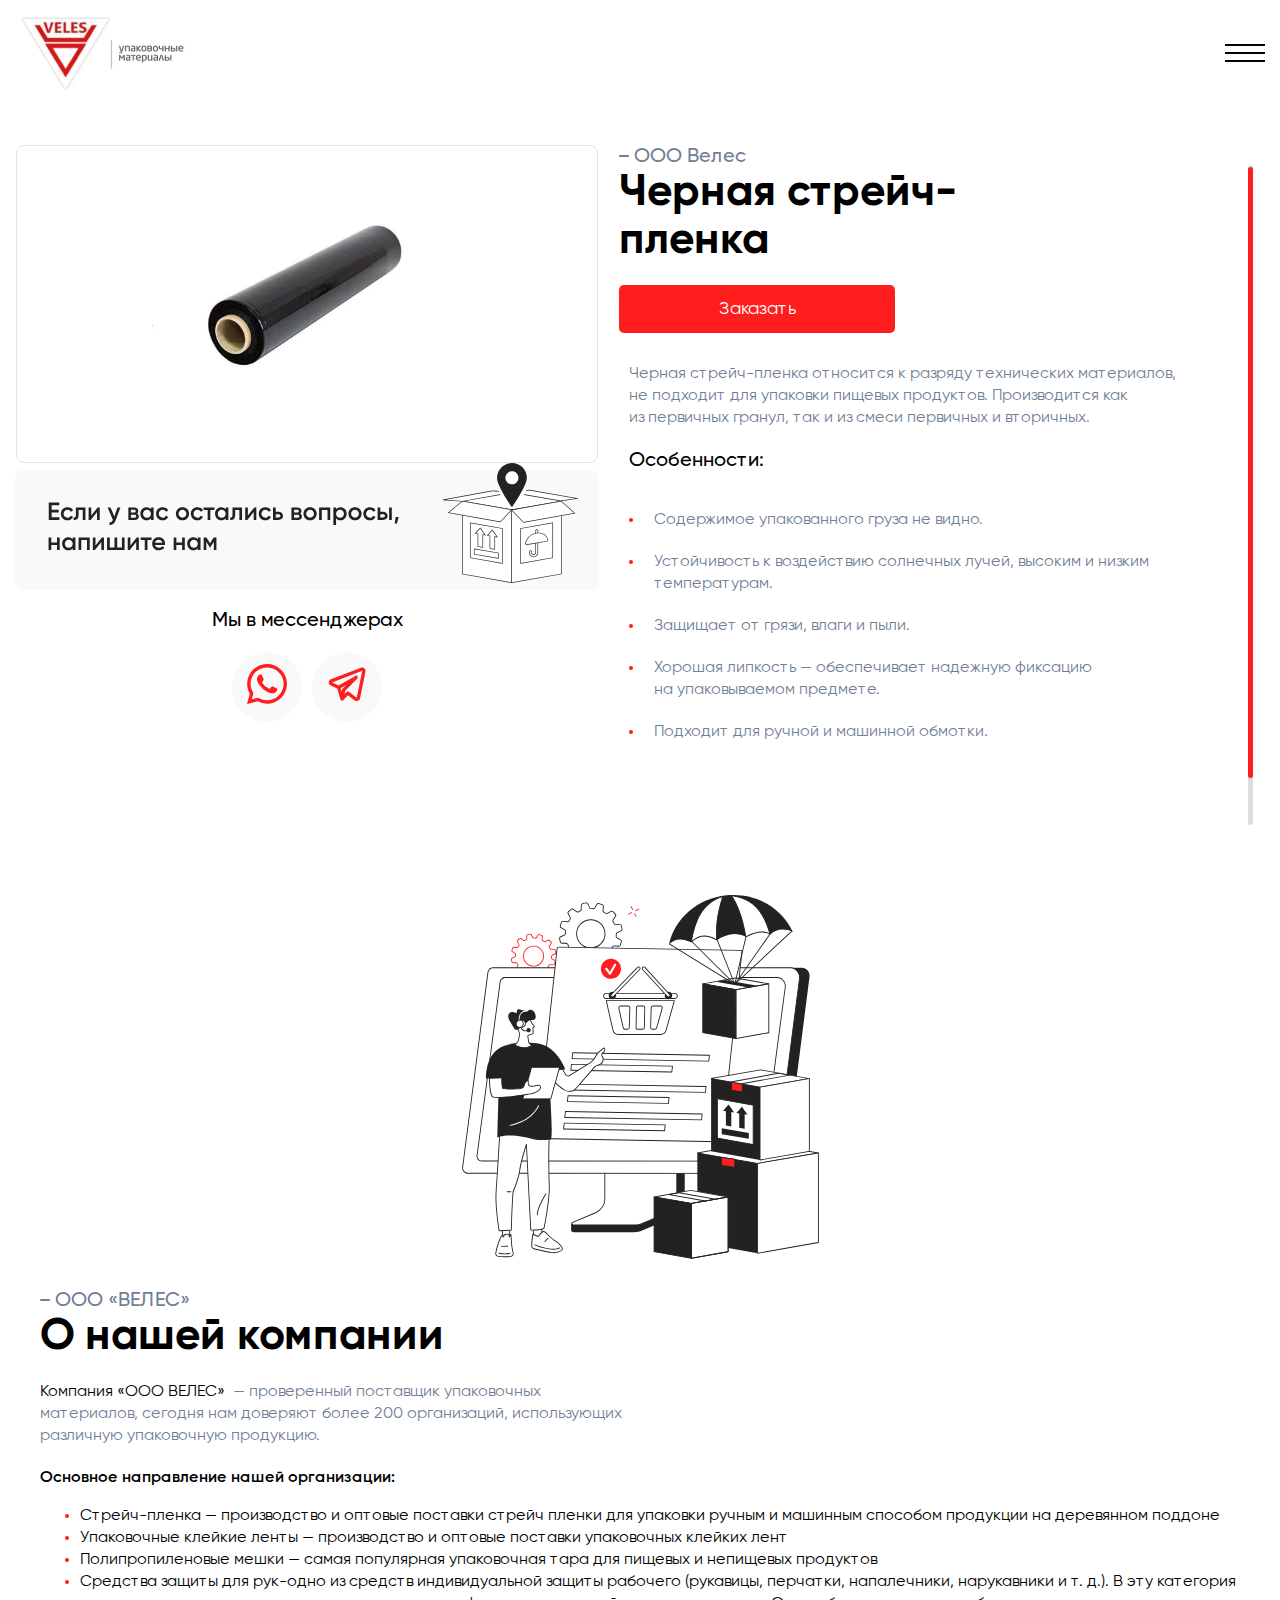
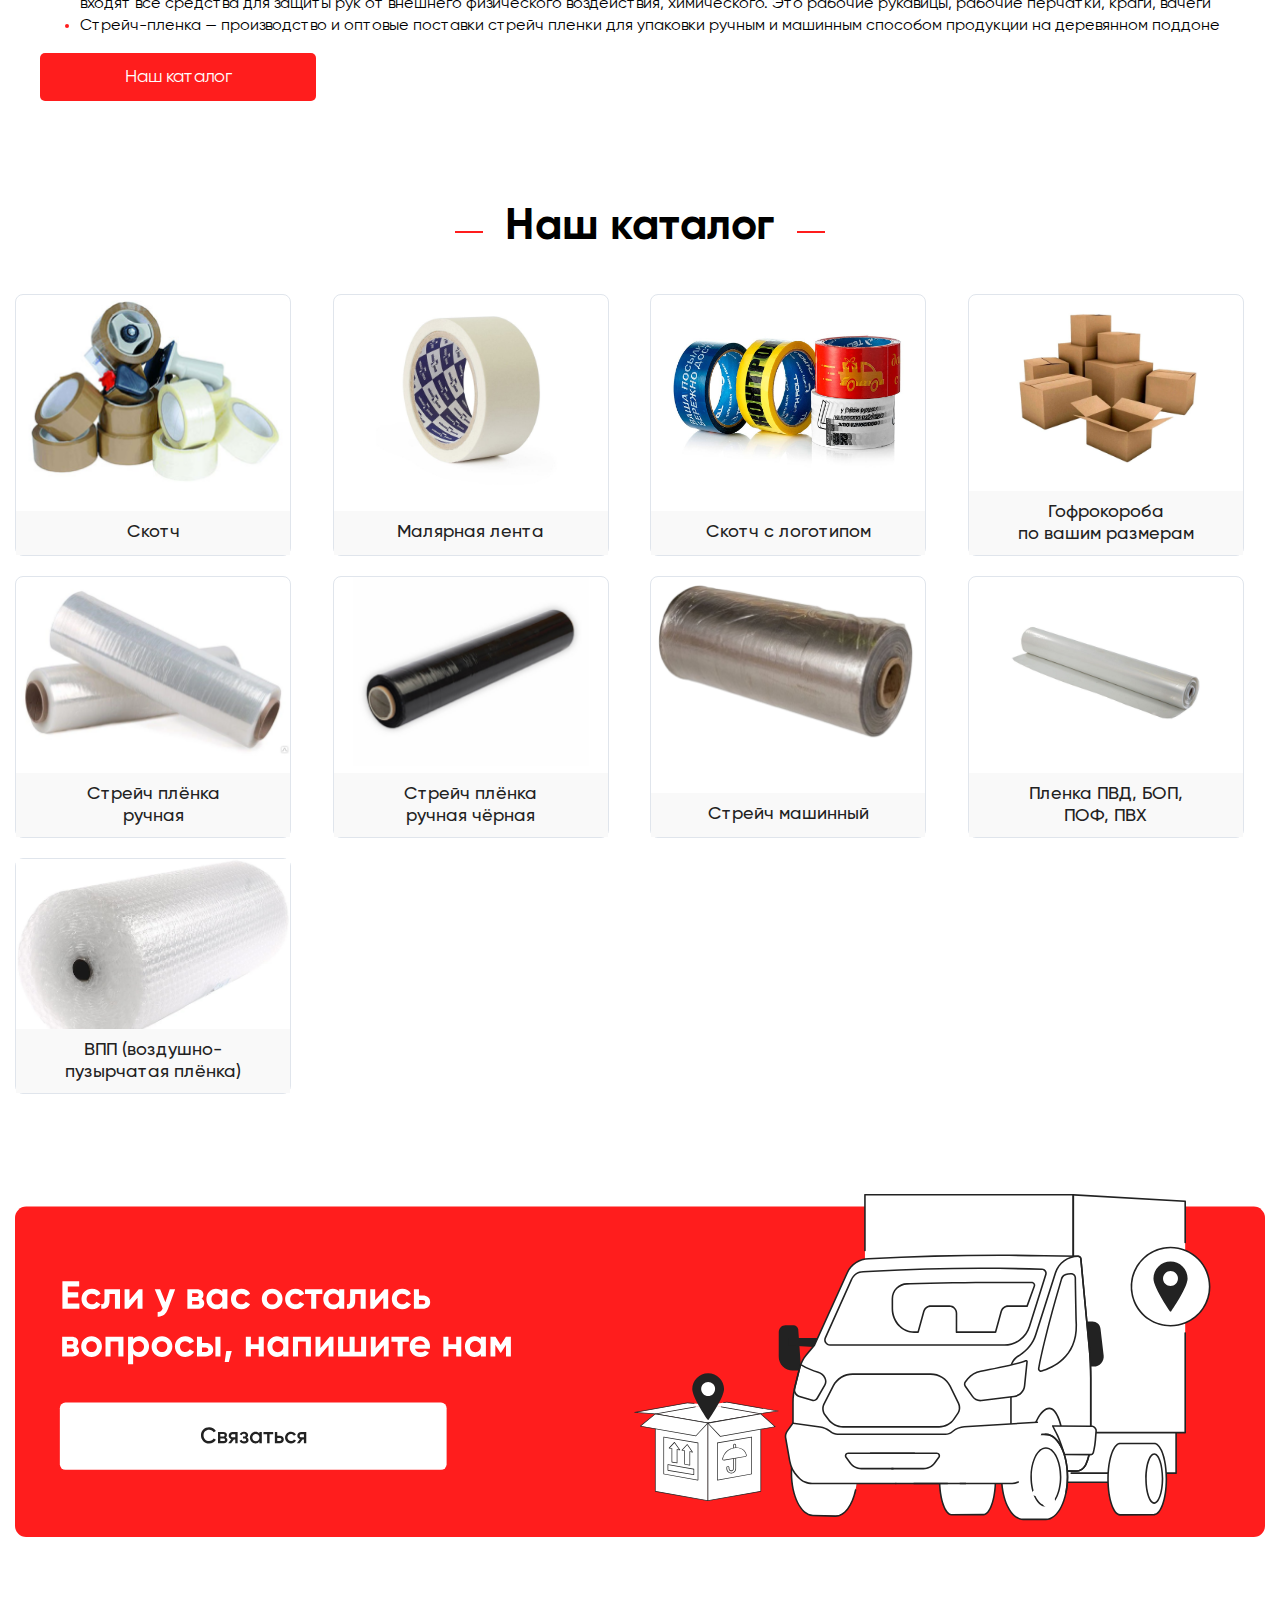
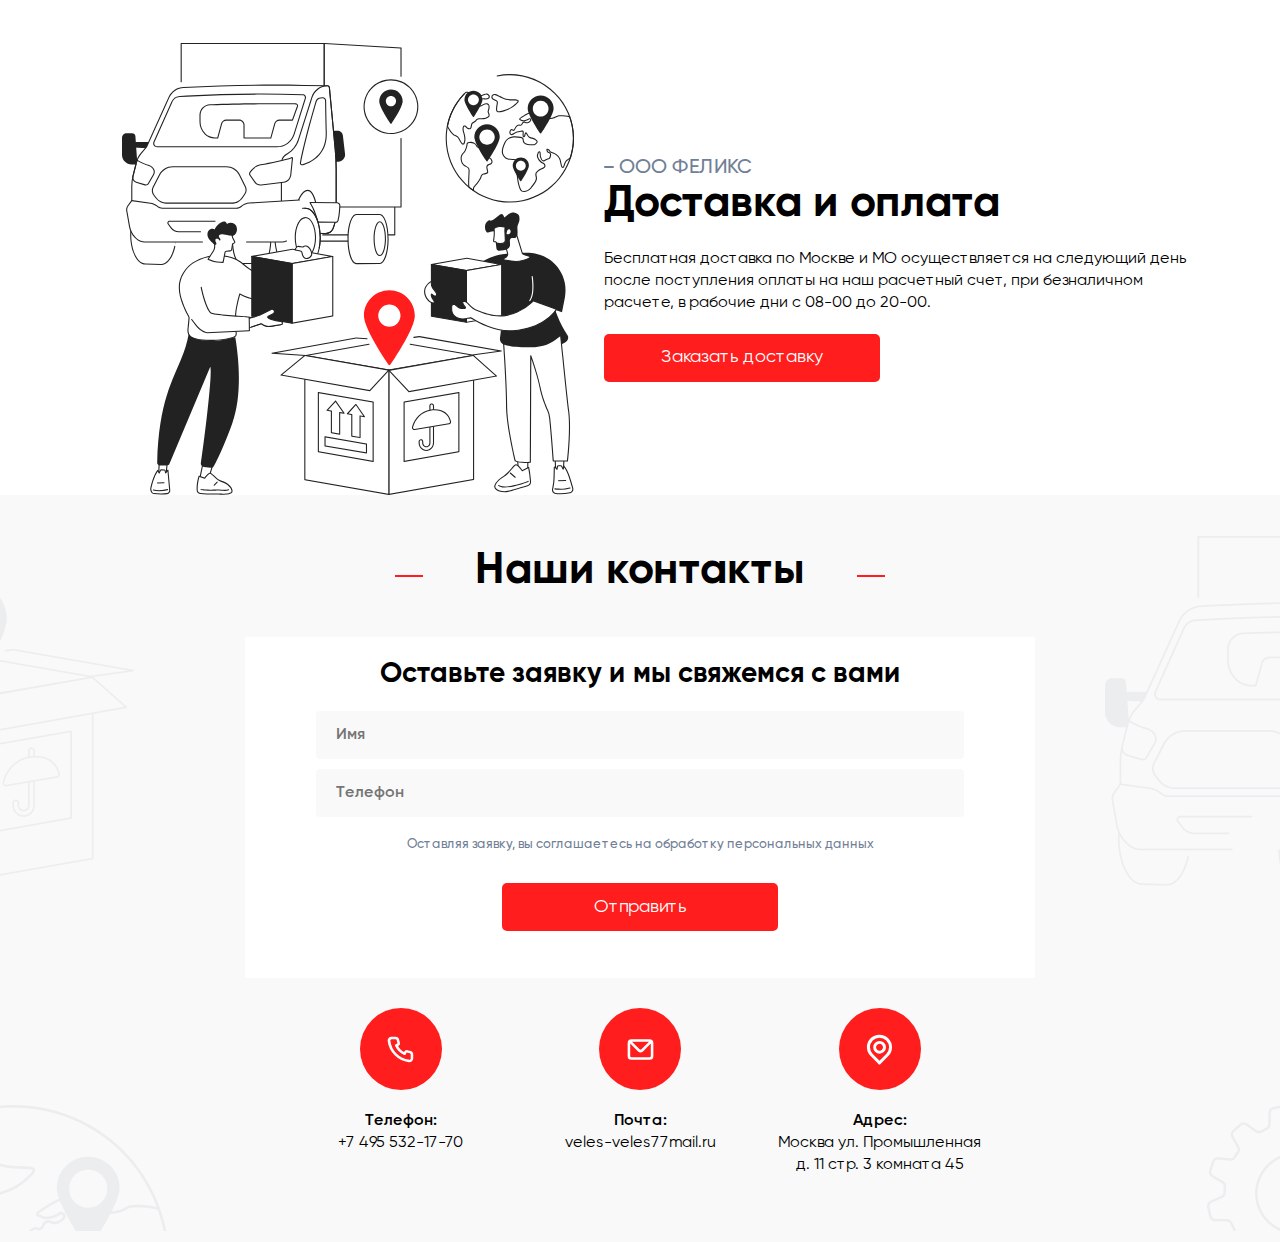
<file: srectchBlack.html>
<!DOCTYPE html><html lang="ru" class="page"><head><meta charset="UTF-8"><meta name="viewport" content="width=device-width,initial-scale=1"><link rel="apple-touch-icon" sizes="76x76" href="favicons/apple-touch-icon.png"><link rel="icon" type="image/png" sizes="32x32" href="favicons/favicon-32x32.png"><link rel="icon" type="image/png" sizes="16x16" href="favicons/favicon-16x16.png"><link rel="manifest" href="favicons/site.webmanifest"><link rel="mask-icon" href="favicons/safari-pinned-tab.svg" color="#5bbad5"><meta name="msapplication-TileColor" content="#da532c"><meta name="theme-color" content="#ffffff"><meta http-equiv="X-UA-Compatible" content="ie=edge"><meta name="theme-color" content="#111111"><title>Упаковочный материал</title><link rel="stylesheet" href="css/vendor.css"><link rel="stylesheet" href="css/main.css"><script src="https://code.jquery.com/jquery-3.7.1.min.js" integrity="sha256-/JqT3SQfawRcv/BIHPThkBvs0OEvtFFmqPF/lYI/Cxo=" crossorigin="anonymous"></script><script defer="defer" src="js/main.js"></script></head><body class="page__body"><div class="site-container"><header class="header"><div class="container header__container"><img src="img/logo.png" alt="Логотип компании" class="header__logo"><div class="header__menu menu"><nav class="menu__body"><ul class="menu__list"><li class="menu__item"><img src="img/logo.png" alt="Логотип компании" class="header__logo-hidden"></li><li class="menu__item"><a href="index.html" class="menu__link">Главная</a></li><li class="menu__item"><a href="#about" class="menu__link">О нас</a></li><li class="menu__item"><a href="#catalog" class="menu__link">Наш каталог</a></li><li class="menu__item"><a href="#delivery" class="menu__link">Доставка и оплата</a></li><li class="menu__item"><a href="#footer" class="menu__link">Контакты</a></li><li class="menu__item"><p class="header__text-hidden">Телефон</p></li><li class="menu__item"><a href="tel:+74955321770"><pre class="header__tel-hidden">+7(495)-532-17-70</pre></a></li><li class="menu__item"><p class="header__btn-hidden" data-graph-path="popup">Заказать звонок</p></li></ul></nav></div><div class="header__right"><div class="header__phone-box"><p class="header__text">Наш номер</p><a href="tel:+74955321770" class="header__phone"><pre>+7(495)-532-17-70</pre></a></div><button class="header__btn btn-reset" data-graph-path="popup">Заказть звонок</button></div><div class="menu__icon"><span></span> <span></span> <span></span></div></div></header><main class="main"><div class="graph-modal"><div class="graph-modal__container popup" role="dialog" aria-modal="true" data-graph-target="popup"><button class="btn-reset js-modal-close graph-modal__close" aria-label="Закрыть модальное окно">Закрыть</button><div class="graph-modal__content popup"><p class="footer__subtitle">Оставьте свой номер и мы свяжемся с вами</p><form class="form footer__form" id="ajax-contact-form" enctype="multipart/form-data" method="post"><div class="form-group"><input class="footer__input" id="nameFF" name="nameFF" type="text" required placeholder="Имя"></div><div class="form-group"><input class="footer__input" id="telFF" name="telFF" type="tel" required placeholder="Телефон"></div><p class="footer__agree">Оставляя заявку, вы соглашаетесь на обработку персональных данных</p><button class="btn btn-reset" type="submit" id="submitFF">Отправить</button></form></div></div></div><section class="black"><div class="container box__container"><div class="box__left"><img src="img/black.jpg" alt="Стрейч-пленка черная" class="box__img"> <img src="img/box.svg" alt="Если у вас остались вопросы, напишите нам" aria-label="true"><p class="box__social">Мы в мессенджерах</p><ul class="social list-reset"><li class="social__item"><a href="https://api.whatsapp.com/send/?phone=79653430752" target="_blank" class="social-link" style="transition-delay: .2s;"><svg class="social-icon social-icon-what"><use xlink:href="img/sprite.svg#whatsapp" aria-label="Позвонить написать в ватсап"></use></svg></a></li><li class="social__item"><a href="https://t.me/+79257125496" target="_blank" class="social-link" style="transition-delay: .2s;"><svg class="social-icon"><use xlink:href="img/sprite.svg#telegram" aria-label="Позвонить написать в телеграм"></use></svg></a></li></ul></div><div class="box__right box__right-big" data-simplebar><p class="name">ООО Велес</p><h2 class="box__title">Черная стрейч-пленка</h2><div class="box__img-box"><img src="img/black.jpg" alt="Стрейч-пленка черная" class="box__img"></div><a href="tel:+74955321770" class="box__btn btn">Заказать</a><div class="box__inner"><p class="box__descr">Черная стрейч-пленка относится к разряду технических материалов, не подходит для упаковки пищевых продуктов. Производится как из первичных гранул, так и из смеси первичных и вторичных.</p><p class="box__sub">Особенности:</p><ul class="box__list"><li class="box__item"><p class="box__descr">Содержимое упакованного груза не видно.</p></li><li class="box__item"><p class="box__descr">Устойчивость к воздействию солнечных лучей, высоким и низким температурам.</p></li><li class="box__item"><p class="box__descr">Защищает от грязи, влаги и пыли.</p></li><li class="box__item"><p class="box__descr">Хорошая липкость — обеспечивает надежную фиксацию на упаковываемом предмете.</p></li><li class="box__item"><p class="box__descr">Подходит для ручной и машинной обмотки.</p></li></ul></div></div></div></section><section class="about" id="about"><div class="container about__container"><div class="about__left"><p class="name">ООО «ВЕЛЕС»</p><h2 class="about__title">О нашей компании</h2><p class="about__descr">Компания «ООО ВЕЛЕС» <span> — проверенный поставщик упаковочных материалов, сегодня нам доверяют более 200 организаций, использующих различную упаковочную продукцию.</span></p><p class="about__subtitle">Основное направление нашей организации:</p><ul class="about__list"><li class="about__item"><p class="about__text">Стрейч-пленка — производство и оптовые поставки стрейч пленки для упаковки ручным и машинным способом продукции на деревянном поддоне</p></li><li class="about__item"><p class="about__text">Упаковочные клейкие ленты — производство и оптовые поставки упаковочных клейких лент</p></li><li class="about__item"><p class="about__text">Полипропиленовые мешки — самая популярная упаковочная тара для пищевых и непищевых продуктов</p></li><li class="about__item"><p class="about__text">Средства защиты для рук-одно из средств индивидуальной защиты рабочего (рукавицы, перчатки, напалечники, нарукавники и т. д.). В эту категория входят все средства для защиты рук от внешнего физического воздействия, химического. Это рабочие рукавицы, рабочие перчатки, краги, вачеги</p></li><li class="about__item"><p class="about__text">Стрейч-пленка — производство и оптовые поставки стрейч пленки для упаковки ручным и машинным способом продукции на деревянном поддоне</p></li></ul><a href="#catalog" class="btn">Наш каталог</a></div><div class="about__right"></div></div></section><section class="catalog" id="catalog"><div class="container catalog__container"><h2 class="catalog__title title">Наш каталог</h2><ul class="catalog__list list-reset"><li class="catalog__item"><a href="tape.html"><img src="img/card-8.png" alt="Скотч" class="catalog__img"><p class="catalog__descr">Скотч</p></a></li><li class="catalog__item"><a href="maskingTape.html"><img src="img/card-7.jpg" alt="Малярная лента" class="catalog__img"><p class="catalog__descr">Малярная лента</p></a></li><li class="catalog__item"><a href="tapelogo.html"><img src="img/tape-1.jpg" alt="Скотч с логотипом" class="catalog__img"><p class="catalog__descr">Скотч с логотипом</p></a></li><li class="catalog__item"><a href="stretch.html"><img src="img/box.jpg" alt="Гофрокороба по вашим размерам" class="catalog__img"><p class="catalog__descr">Гофрокороба по вашим размерам</p></a></li><li class="catalog__item"><a href="membrane.html"><img src="img/card-1.png" alt="Стрейч плёнка ручная 1 сорт" class="catalog__img"><p class="catalog__descr">Стрейч плёнка ручная</p></a></li><!-- <li class="catalog__item">
        <a href="srectchPVX.html">
        <img src="img/strech.jpg" alt="Стрейч плёнка ПВХ" class="catalog__img">
        <p class="catalog__descr">Стрейч плёнка ПВХ</p>
      </a>
      </li> --><li class="catalog__item"><a href="srectchBlack.html"><img src="img/card-3.png" alt="Стрейч плёнка ручная чёрная" class="catalog__img"><p class="catalog__descr">Стрейч плёнка ручная чёрная</p></a></li><li class="catalog__item"><a href="stretchmachine.html"><img src="img/card-6.png" alt="Стрейч машинный" class="catalog__img"><p class="catalog__descr">Стрейч машинный</p></a></li><li class="catalog__item"><a href="package.html"><img src="img/pvd.jpg" alt="Пленка ПВД" class="catalog__img"><p class="catalog__descr">Пленка ПВД, БОП, ПОФ, ПВХ</p></a></li><li class="catalog__item catalog__item-small"><a href="bubble.html"><img src="img/bubble.jpg" alt="ВПП (воздушно-пузырчатая плёнка)" class="catalog__img"><p class="catalog__descr">ВПП (воздушно-пузырчатая плёнка)</p></a></li></ul><a href="tel:+74955321770" class="catalog__link"><img src="img/decor.svg" alt="Декор" aria-label="true" class="catalog__decor"> </a><a href="tel:+74955321770" class="catalog__link catalog__link-hidden"><img src="img/decor-1.svg" alt="Декор" aria-label="true" class="catalog__decor"></a></div></section><section class="delivery" id="delivery"><div class="container delivery__container"><div class="delivery__left"></div><div class="delivery__right"></div><div class="delivery__left"><p class="name">ООО ФЕЛИКС</p><h2 class="delivery__title">Доставка и оплата</h2><p class="delivery__descr">Бесплатная доставка по Москве и МО осуществляется на следующий день после поступления оплаты на наш расчетный счет, при безналичном расчете, в рабочие дни с 08-00 до 20-00.</p><a href="tel:+74955321770" class="btn">Заказать доставку</a></div></div></section></main><footer class="footer" id="footer"><div class="container footer__container"><h2 class="footer__title title">Наши контакты</h2><div class="box footer__box"><p class="footer__subtitle">Оставьте заявку и мы свяжемся с вами</p><form class="form footer__form" id="ajax-contact-form" enctype="multipart/form-data" method="post"><div class="form-group"><input class="footer__input" id="nameFF" name="nameFF" type="text" required placeholder="Имя"></div><div class="form-group"><input class="footer__input" id="telFF" name="telFF" type="tel" required placeholder="Телефон"></div><p class="footer__agree">Оставляя заявку, вы соглашаетесь на обработку персональных данных</p><button class="footer__btn btn btn-reset" type="submit" id="submitFF">Отправить</button></form></div><ul class="footer__list list-reset"><li class="footer__item footer__item-center"><div class="icon-box"><a href="tel:+74955321770"><svg class="icon"><use xlink:href="img/sprite.svg#phone"></use></svg></a></div><p class="footer__text">Телефон:</p><p class="footer__descr"><a href="+74955321770">+7 495 532-17-70</a></p></li><li class="footer__item"><a href="mailto:"><div class="icon-box"><svg class="icon"><use xlink:href="img/sprite.svg#mail"></use></svg></div><p class="footer__text">Почта:</p></a><p class="footer__descr">veles-veles77mail.ru</p></li><li class="footer__item footer__item-center"><div class="icon-box"><svg class="icon"><use xlink:href="img/sprite.svg#location"></use></svg></div><p class="footer__text">Адрес:</p><p class="footer__descr footer__descr-center">Москва ул. Промышленная д. 11 стр. 3 комната 45</p></li></ul></div></footer></div></body></html>
</file>
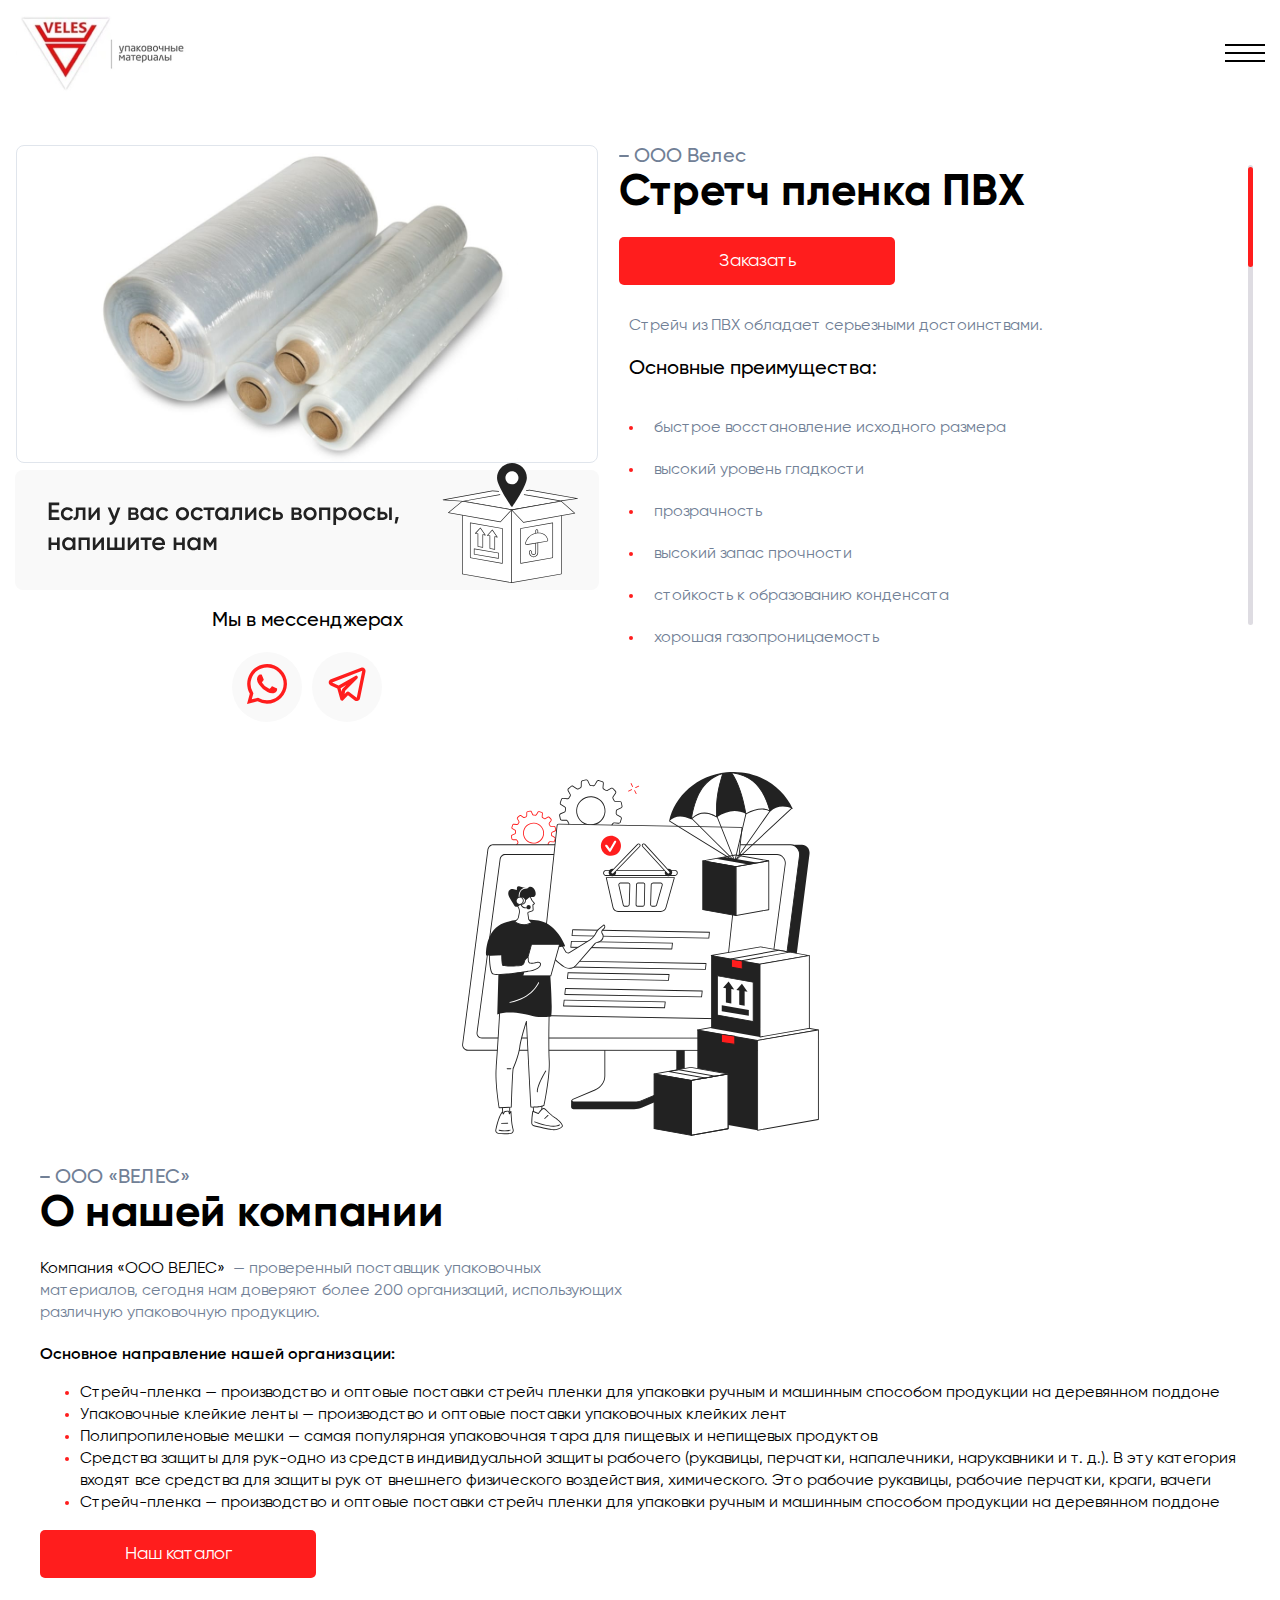
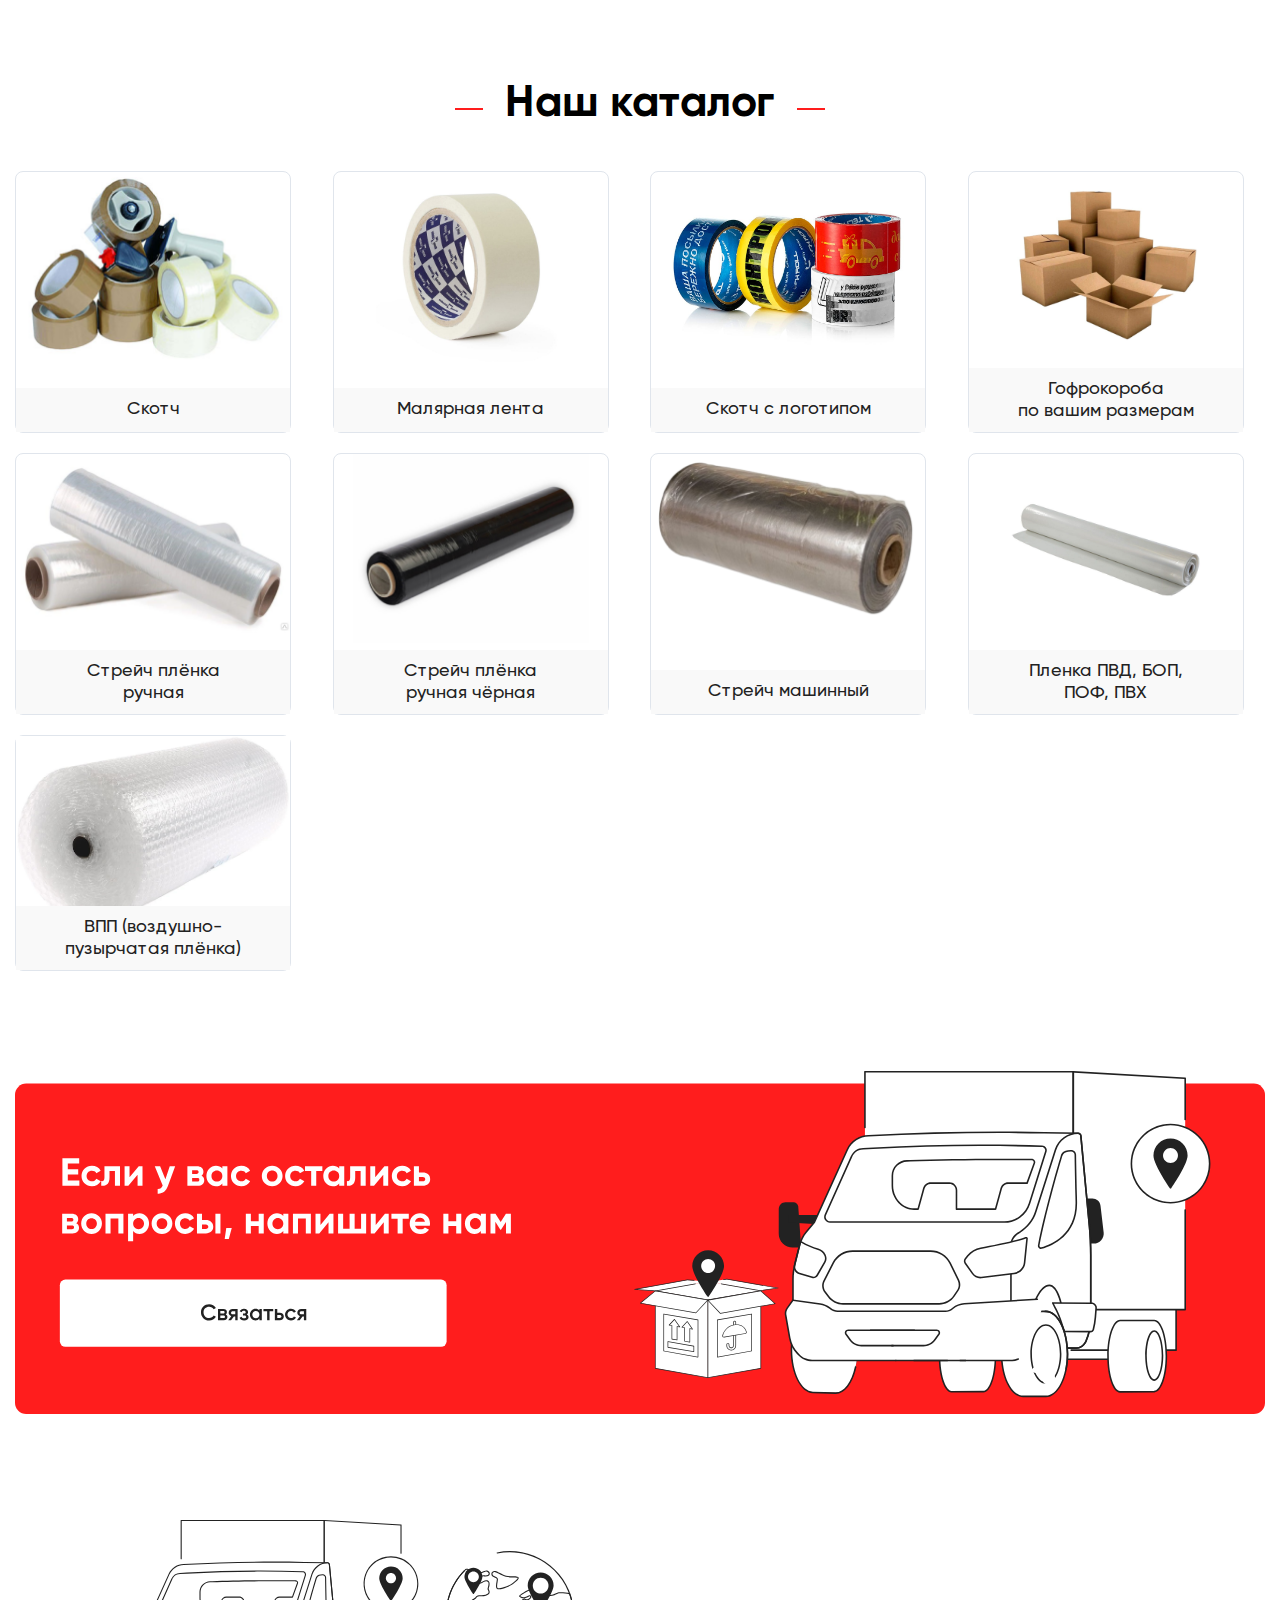
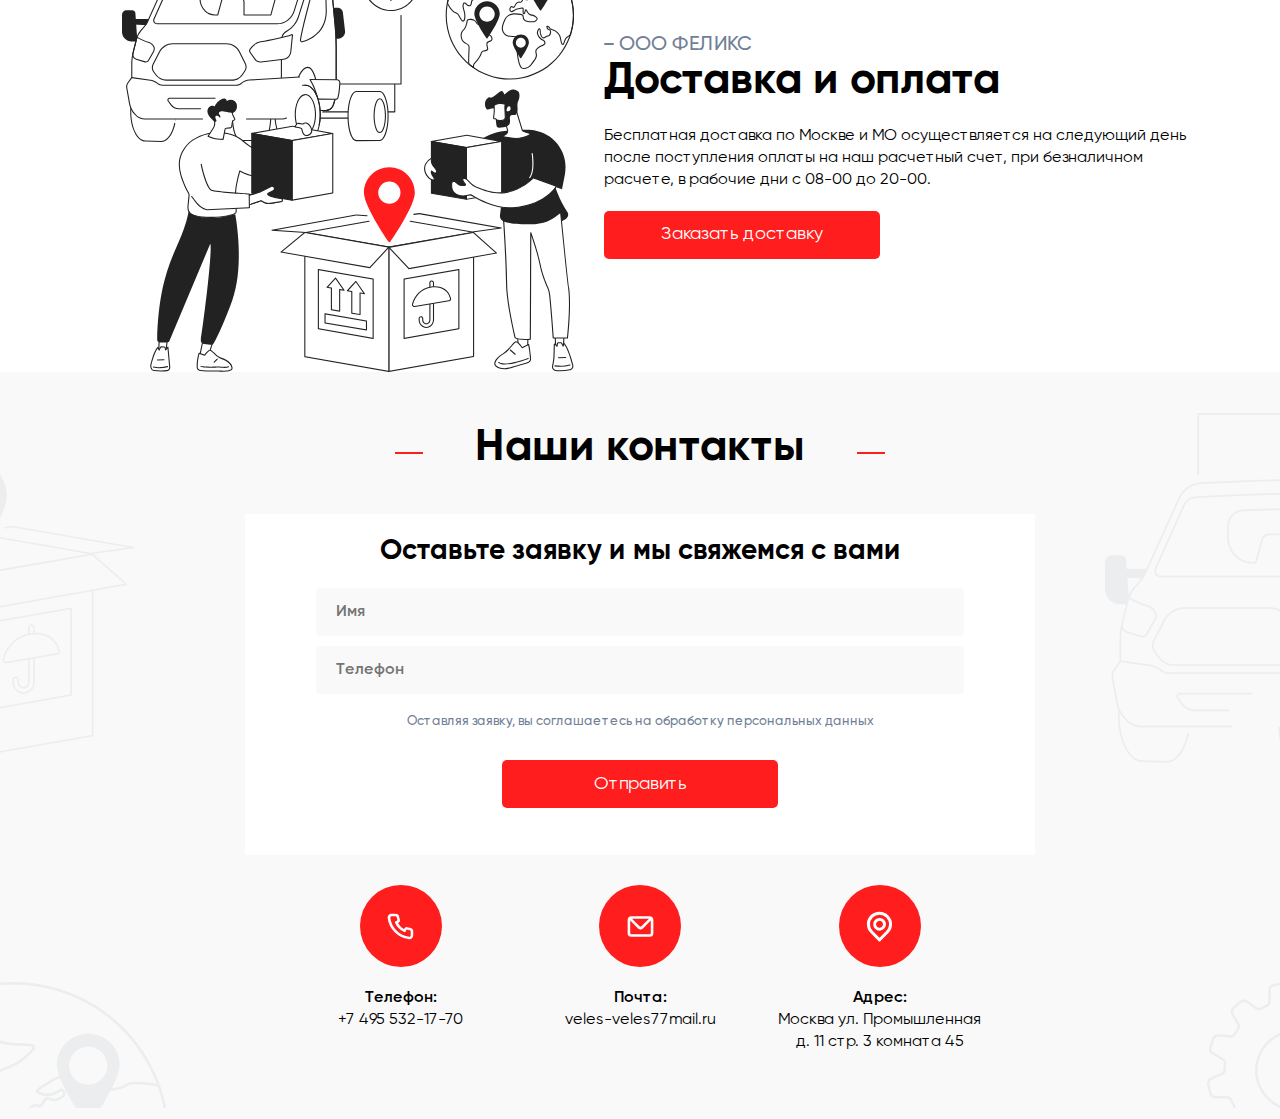
<file: srectchPVX.html>
<!DOCTYPE html><html lang="ru" class="page"><head><meta charset="UTF-8"><meta name="viewport" content="width=device-width,initial-scale=1"><link rel="apple-touch-icon" sizes="76x76" href="favicons/apple-touch-icon.png"><link rel="icon" type="image/png" sizes="32x32" href="favicons/favicon-32x32.png"><link rel="icon" type="image/png" sizes="16x16" href="favicons/favicon-16x16.png"><link rel="manifest" href="favicons/site.webmanifest"><link rel="mask-icon" href="favicons/safari-pinned-tab.svg" color="#5bbad5"><meta name="msapplication-TileColor" content="#da532c"><meta name="theme-color" content="#ffffff"><meta http-equiv="X-UA-Compatible" content="ie=edge"><meta name="theme-color" content="#111111"><title>Упаковочный материал</title><link rel="stylesheet" href="css/vendor.css"><link rel="stylesheet" href="css/main.css"><script src="https://code.jquery.com/jquery-3.7.1.min.js" integrity="sha256-/JqT3SQfawRcv/BIHPThkBvs0OEvtFFmqPF/lYI/Cxo=" crossorigin="anonymous"></script><script defer="defer" src="js/main.js"></script></head><body class="page__body"><div class="site-container"><header class="header"><div class="container header__container"><img src="img/logo.png" alt="Логотип компании" class="header__logo"><div class="header__menu menu"><nav class="menu__body"><ul class="menu__list"><li class="menu__item"><img src="img/logo.png" alt="Логотип компании" class="header__logo-hidden"></li><li class="menu__item"><a href="index.html" class="menu__link">Главная</a></li><li class="menu__item"><a href="#about" class="menu__link">О нас</a></li><li class="menu__item"><a href="#catalog" class="menu__link">Наш каталог</a></li><li class="menu__item"><a href="#delivery" class="menu__link">Доставка и оплата</a></li><li class="menu__item"><a href="#footer" class="menu__link">Контакты</a></li><li class="menu__item"><p class="header__text-hidden">Телефон</p></li><li class="menu__item"><a href="tel:+74955321770"><pre class="header__tel-hidden">+7(495)-532-17-70</pre></a></li><li class="menu__item"><p class="header__btn-hidden" data-graph-path="popup">Заказать звонок</p></li></ul></nav></div><div class="header__right"><div class="header__phone-box"><p class="header__text">Наш номер</p><a href="tel:+74955321770" class="header__phone"><pre>+7(495)-532-17-70</pre></a></div><button class="header__btn btn-reset" data-graph-path="popup">Заказть звонок</button></div><div class="menu__icon"><span></span> <span></span> <span></span></div></div></header><main class="main"><div class="graph-modal"><div class="graph-modal__container popup" role="dialog" aria-modal="true" data-graph-target="popup"><button class="btn-reset js-modal-close graph-modal__close" aria-label="Закрыть модальное окно">Закрыть</button><div class="graph-modal__content popup"><p class="footer__subtitle">Оставьте свой номер и мы свяжемся с вами</p><form class="form footer__form" id="ajax-contact-form" enctype="multipart/form-data" method="post"><div class="form-group"><input class="footer__input" id="nameFF" name="nameFF" type="text" required placeholder="Имя"></div><div class="form-group"><input class="footer__input" id="telFF" name="telFF" type="tel" required placeholder="Телефон"></div><p class="footer__agree">Оставляя заявку, вы соглашаетесь на обработку персональных данных</p><button class="btn btn-reset" type="submit" id="submitFF">Отправить</button></form></div></div></div><section class="pvx"><div class="container box__container"><div class="box__left"><img src="img/pvx.jpg" alt="Стрейч-пленка ПВХ" class="box__img"> <img src="img/box.svg" alt="Если у вас остались вопросы, напишите нам" aria-label="true"><p class="box__social">Мы в мессенджерах</p><ul class="social list-reset"><li class="social__item"><a href="https://api.whatsapp.com/send/?phone=79653430752" target="_blank" class="social-link" style="transition-delay: .2s;"><svg class="social-icon social-icon-what"><use xlink:href="img/sprite.svg#whatsapp" aria-label="Позвонить написать в ватсап"></use></svg></a></li><li class="social__item"><a href="https://t.me/+79257125496" target="_blank" class="social-link" style="transition-delay: .2s;"><svg class="social-icon"><use xlink:href="img/sprite.svg#telegram" aria-label="Позвонить написать в телеграм"></use></svg></a></li></ul></div><div class="box__right" data-simplebar><p class="name">ООО Велес</p><h2 class="box__title">Стретч пленка ПВХ</h2><div class="box__img-box"><img src="img/pvx.jpg" alt="Стрейч-пленка ПВХ" class="box__img"></div><a href="tel:+74955321770" class="box__btn btn">Заказать</a><div class="box__inner"><p class="box__descr">Стрейч из ПВХ обладает серьезными достоинствами.</p><p class="box__sub">Основные преимущества:</p><ul class="box__list"><li class="box__item"><p class="box__descr">быстрое восстановление исходного размера</p></li><li class="box__item"><p class="box__descr">высокий уровень гладкости</p></li><li class="box__item"><p class="box__descr">прозрачность</p></li><li class="box__item"><p class="box__descr">высокий запас прочности</p></li><li class="box__item"><p class="box__descr">стойкость к образованию конденсата</p></li><li class="box__item"><p class="box__descr">хорошая газопроницаемость</p></li></ul><p class="box__descr">Использование стрейч пленки из поливинилхлорида позволяет долго сохранить качества пищевых товаров. Он не ухудшает их качества, сохраняет свежесть, предотвращает засыхание. Поэтому если в магазине есть несколько вариантов упаковки, стоит предпочесть ту, что выпущена из пищевого пластика.</p><p class="box__subtitle">Область применения</p><p class="box__descr">Несмотря на повсеместное распространение, потребители не всегда понимают, что такое стрейч. Это не просто прозрачный пленочный материал, который был распространен в советские времена. Особенность современного аналога — в возможности легко растягиваться. Это существенно облегчает его применение.</p><p class="box__descr">При запаковывании покупок в супермаркете, паллетов на складе не приходится прилагать усилия, чтобы плотно обмотать полиэтиленом груз. Особенность стрейтч — плотное прилегание к предмету без серьезных усилий со стороны упаковщика. Поэтому стрейч пленка это один из самых удобных вариантов запаковки товаров разного назначения на сегодняшний день. Кроме того, она подходит для запаковывания грузов самых разных форм. Она легко подстроится под форму любого предмета — округлого, прямоугольного.</p><p class="box__subtitle">Характеристика</p><p class="box__descr">Ширина рулона зависит от того, для каких целей применяет пленочная упаковка. Для ручной обмотки производители предлагают рулоны шириной 45 — 50 см. Как выглядит стрейч пленка для машинной запаковки грузов? Для паллетов предназначены рулоны шириной 50 см. Это большие бобины весом от 17 до 35 кг.</p><p class="box__descr">В России всего два типоразмера пленочного материала. В европейских странах в ходу один типоразмер — 50 см. Но российские производственные предприятия после проведения исследований поняли, что при выпуске стретча шириной 45 см, получится значительно сократить отходы при его выпуске. Результат — появление второго типоразмера.</p><p class="box__subtitle">Где используют</p><p class="box__descr">Свое применение стрейч пленка нашла в разных сферах. Среди основных потребителей, как коммерческие предприятия, так и частные лица. Ее приобретают заводы, выпускающие продукцию различного назначения, почта, специализирующиеся на грузовых перевозках транспортные компании, аэропорты, чтобы организовать безопасное хранение багажа своих пассажиров. Где еще используется стрейч пленка — в продуктовых и строительных магазинах, на рынках. Ее покупают частные потребители и коммерческие фирмы, чтобы обмотать вещи во время переезда на новое место.</p><p class="box__subtitle">Виды</p><p class="box__descr">Есть два варианта использования пленочного материала — ручной и машинный. Упаковка стрейч пленкой машинным методом используется на складах, заводах, в аэропортах. Для этого нужно использовать специальный streich. Его главная особенность — способность к предварительному растяжению и повышенная прочность. Способность к растяжке один из основных параметров при покупке машинного стретча. От этой характеристики зависит, сколько его потребуется на упаковывание груза. Чем лучше он растягивается, тем меньше его надо. Устанавливается бобина весом 17 — 35 кг на стойку. После установки рулона можно приступать к обмотке груза.</p><p class="box__descr">Ручной способ упаковывания распространен в крупных и мелких магазинах, на продуктовых рынках. Этот метод применяют там, где экономически нецелесообразно использовать машины для упаковывания товаров.</p></div></div></div></section><section class="about" id="about"><div class="container about__container"><div class="about__left"><p class="name">ООО «ВЕЛЕС»</p><h2 class="about__title">О нашей компании</h2><p class="about__descr">Компания «ООО ВЕЛЕС» <span> — проверенный поставщик упаковочных материалов, сегодня нам доверяют более 200 организаций, использующих различную упаковочную продукцию.</span></p><p class="about__subtitle">Основное направление нашей организации:</p><ul class="about__list"><li class="about__item"><p class="about__text">Стрейч-пленка — производство и оптовые поставки стрейч пленки для упаковки ручным и машинным способом продукции на деревянном поддоне</p></li><li class="about__item"><p class="about__text">Упаковочные клейкие ленты — производство и оптовые поставки упаковочных клейких лент</p></li><li class="about__item"><p class="about__text">Полипропиленовые мешки — самая популярная упаковочная тара для пищевых и непищевых продуктов</p></li><li class="about__item"><p class="about__text">Средства защиты для рук-одно из средств индивидуальной защиты рабочего (рукавицы, перчатки, напалечники, нарукавники и т. д.). В эту категория входят все средства для защиты рук от внешнего физического воздействия, химического. Это рабочие рукавицы, рабочие перчатки, краги, вачеги</p></li><li class="about__item"><p class="about__text">Стрейч-пленка — производство и оптовые поставки стрейч пленки для упаковки ручным и машинным способом продукции на деревянном поддоне</p></li></ul><a href="#catalog" class="btn">Наш каталог</a></div><div class="about__right"></div></div></section><section class="catalog" id="catalog"><div class="container catalog__container"><h2 class="catalog__title title">Наш каталог</h2><ul class="catalog__list list-reset"><li class="catalog__item"><a href="tape.html"><img src="img/card-8.png" alt="Скотч" class="catalog__img"><p class="catalog__descr">Скотч</p></a></li><li class="catalog__item"><a href="maskingTape.html"><img src="img/card-7.jpg" alt="Малярная лента" class="catalog__img"><p class="catalog__descr">Малярная лента</p></a></li><li class="catalog__item"><a href="tapelogo.html"><img src="img/tape-1.jpg" alt="Скотч с логотипом" class="catalog__img"><p class="catalog__descr">Скотч с логотипом</p></a></li><li class="catalog__item"><a href="stretch.html"><img src="img/box.jpg" alt="Гофрокороба по вашим размерам" class="catalog__img"><p class="catalog__descr">Гофрокороба по вашим размерам</p></a></li><li class="catalog__item"><a href="membrane.html"><img src="img/card-1.png" alt="Стрейч плёнка ручная 1 сорт" class="catalog__img"><p class="catalog__descr">Стрейч плёнка ручная</p></a></li><!-- <li class="catalog__item">
        <a href="srectchPVX.html">
        <img src="img/strech.jpg" alt="Стрейч плёнка ПВХ" class="catalog__img">
        <p class="catalog__descr">Стрейч плёнка ПВХ</p>
      </a>
      </li> --><li class="catalog__item"><a href="srectchBlack.html"><img src="img/card-3.png" alt="Стрейч плёнка ручная чёрная" class="catalog__img"><p class="catalog__descr">Стрейч плёнка ручная чёрная</p></a></li><li class="catalog__item"><a href="stretchmachine.html"><img src="img/card-6.png" alt="Стрейч машинный" class="catalog__img"><p class="catalog__descr">Стрейч машинный</p></a></li><li class="catalog__item"><a href="package.html"><img src="img/pvd.jpg" alt="Пленка ПВД" class="catalog__img"><p class="catalog__descr">Пленка ПВД, БОП, ПОФ, ПВХ</p></a></li><li class="catalog__item catalog__item-small"><a href="bubble.html"><img src="img/bubble.jpg" alt="ВПП (воздушно-пузырчатая плёнка)" class="catalog__img"><p class="catalog__descr">ВПП (воздушно-пузырчатая плёнка)</p></a></li></ul><a href="tel:+74955321770" class="catalog__link"><img src="img/decor.svg" alt="Декор" aria-label="true" class="catalog__decor"> </a><a href="tel:+74955321770" class="catalog__link catalog__link-hidden"><img src="img/decor-1.svg" alt="Декор" aria-label="true" class="catalog__decor"></a></div></section><section class="delivery" id="delivery"><div class="container delivery__container"><div class="delivery__left"></div><div class="delivery__right"></div><div class="delivery__left"><p class="name">ООО ФЕЛИКС</p><h2 class="delivery__title">Доставка и оплата</h2><p class="delivery__descr">Бесплатная доставка по Москве и МО осуществляется на следующий день после поступления оплаты на наш расчетный счет, при безналичном расчете, в рабочие дни с 08-00 до 20-00.</p><a href="tel:+74955321770" class="btn">Заказать доставку</a></div></div></section></main><footer class="footer" id="footer"><div class="container footer__container"><h2 class="footer__title title">Наши контакты</h2><div class="box footer__box"><p class="footer__subtitle">Оставьте заявку и мы свяжемся с вами</p><form class="form footer__form" id="ajax-contact-form" enctype="multipart/form-data" method="post"><div class="form-group"><input class="footer__input" id="nameFF" name="nameFF" type="text" required placeholder="Имя"></div><div class="form-group"><input class="footer__input" id="telFF" name="telFF" type="tel" required placeholder="Телефон"></div><p class="footer__agree">Оставляя заявку, вы соглашаетесь на обработку персональных данных</p><button class="footer__btn btn btn-reset" type="submit" id="submitFF">Отправить</button></form></div><ul class="footer__list list-reset"><li class="footer__item footer__item-center"><div class="icon-box"><a href="tel:+74955321770"><svg class="icon"><use xlink:href="img/sprite.svg#phone"></use></svg></a></div><p class="footer__text">Телефон:</p><p class="footer__descr"><a href="+74955321770">+7 495 532-17-70</a></p></li><li class="footer__item"><a href="mailto:"><div class="icon-box"><svg class="icon"><use xlink:href="img/sprite.svg#mail"></use></svg></div><p class="footer__text">Почта:</p></a><p class="footer__descr">veles-veles77mail.ru</p></li><li class="footer__item footer__item-center"><div class="icon-box"><svg class="icon"><use xlink:href="img/sprite.svg#location"></use></svg></div><p class="footer__text">Адрес:</p><p class="footer__descr footer__descr-center">Москва ул. Промышленная д. 11 стр. 3 комната 45</p></li></ul></div></footer></div></body></html>
</file>
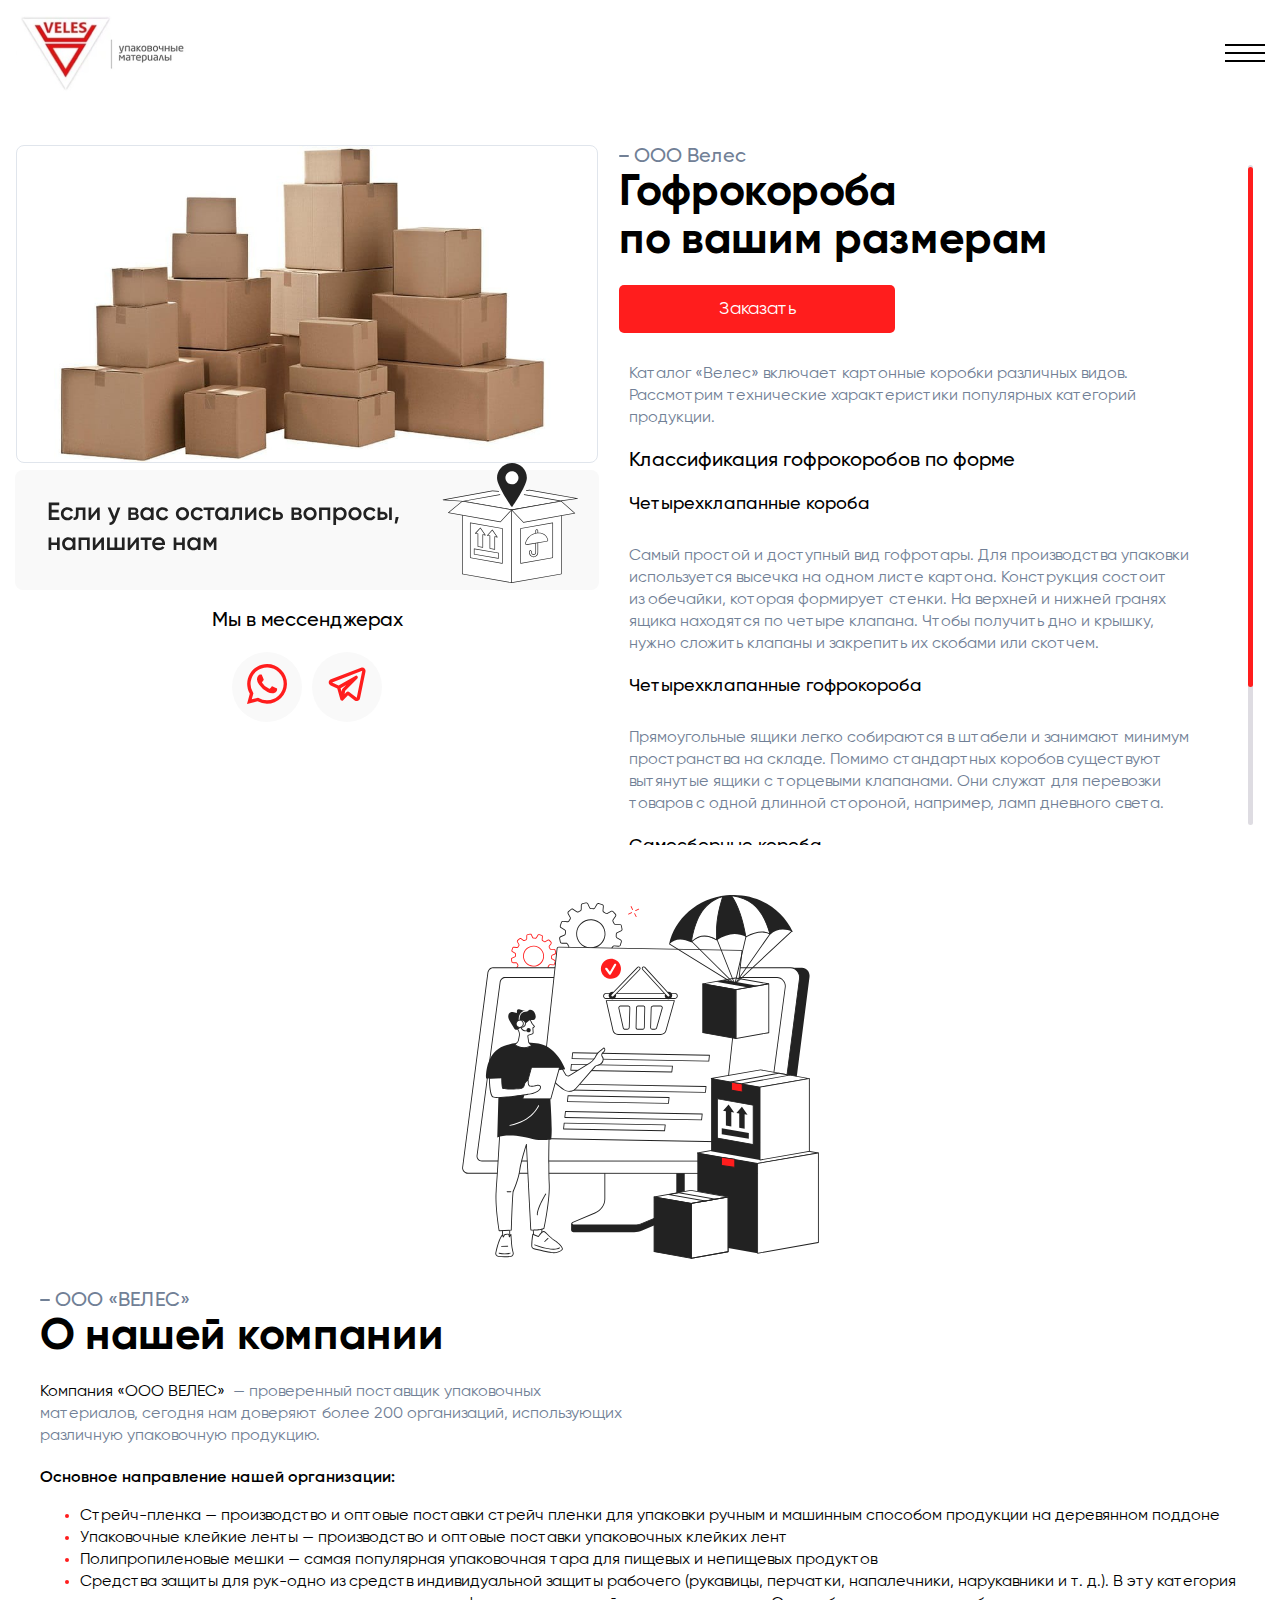
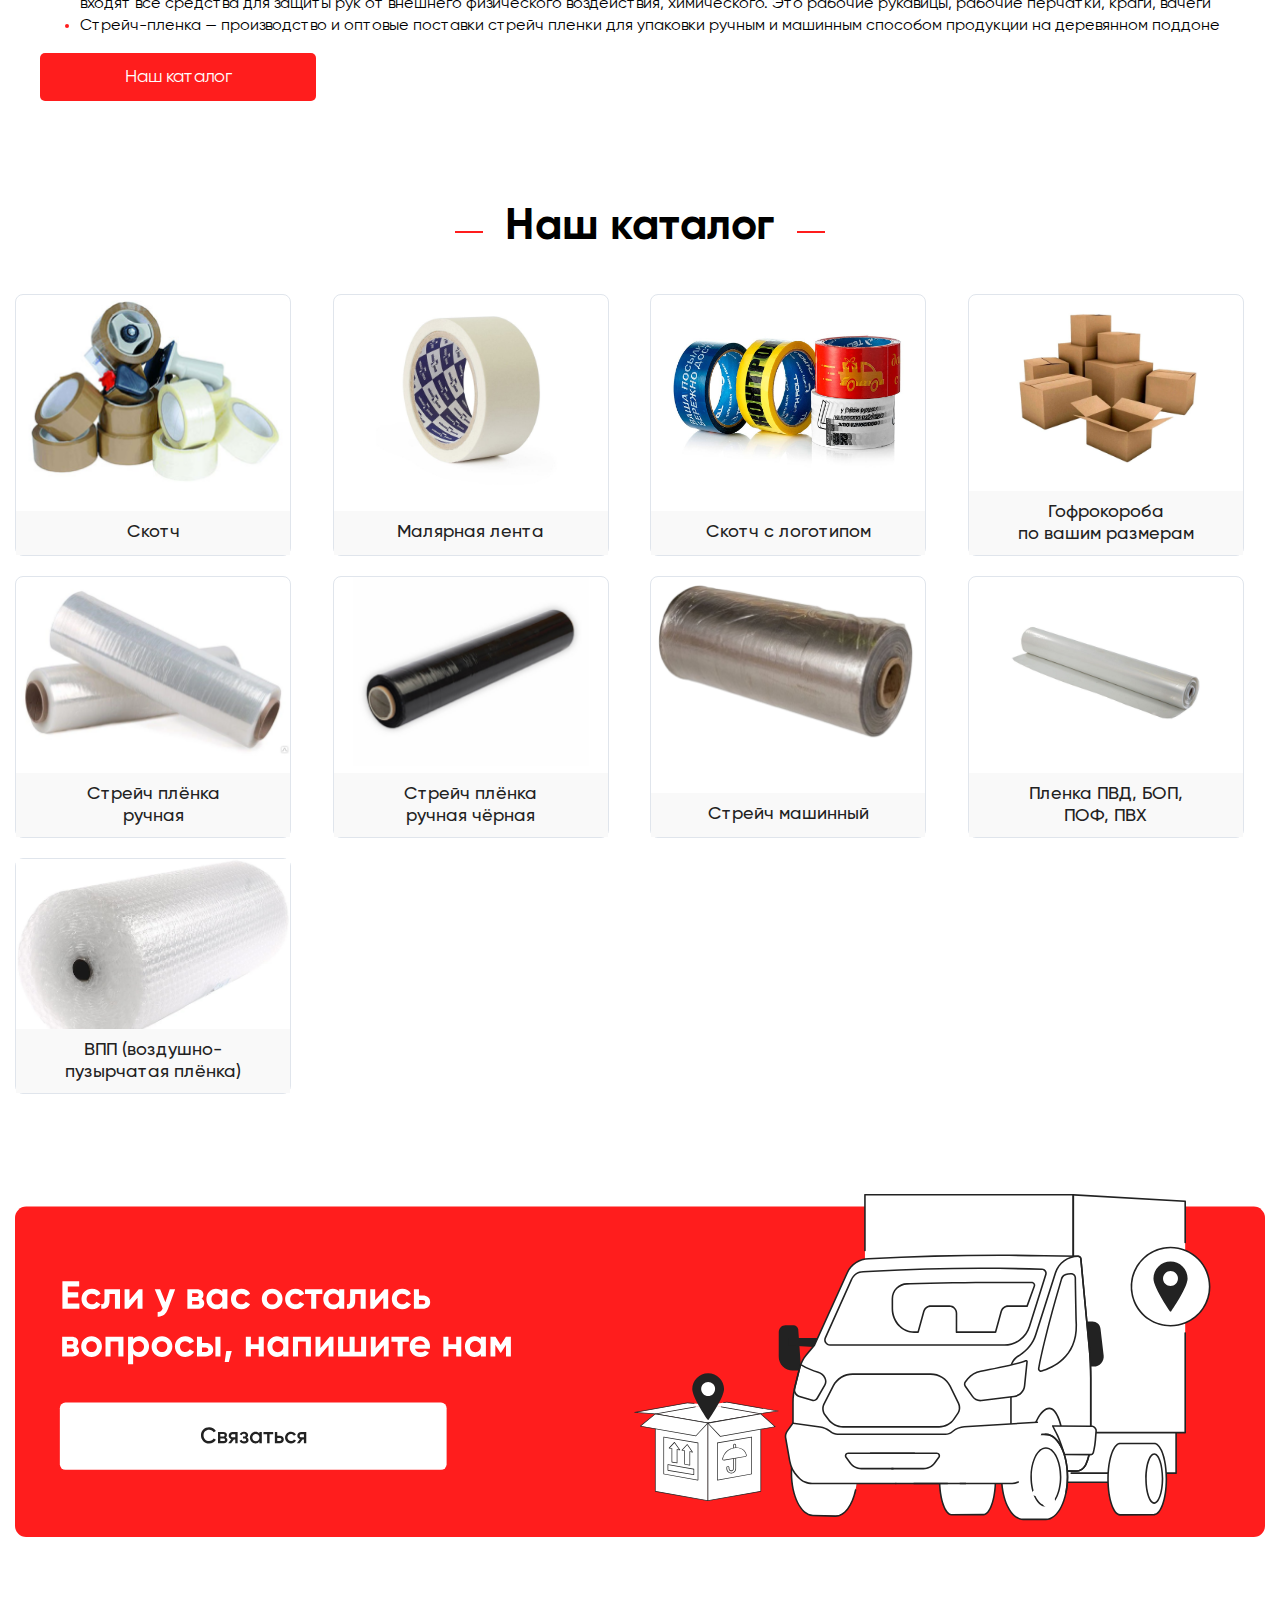
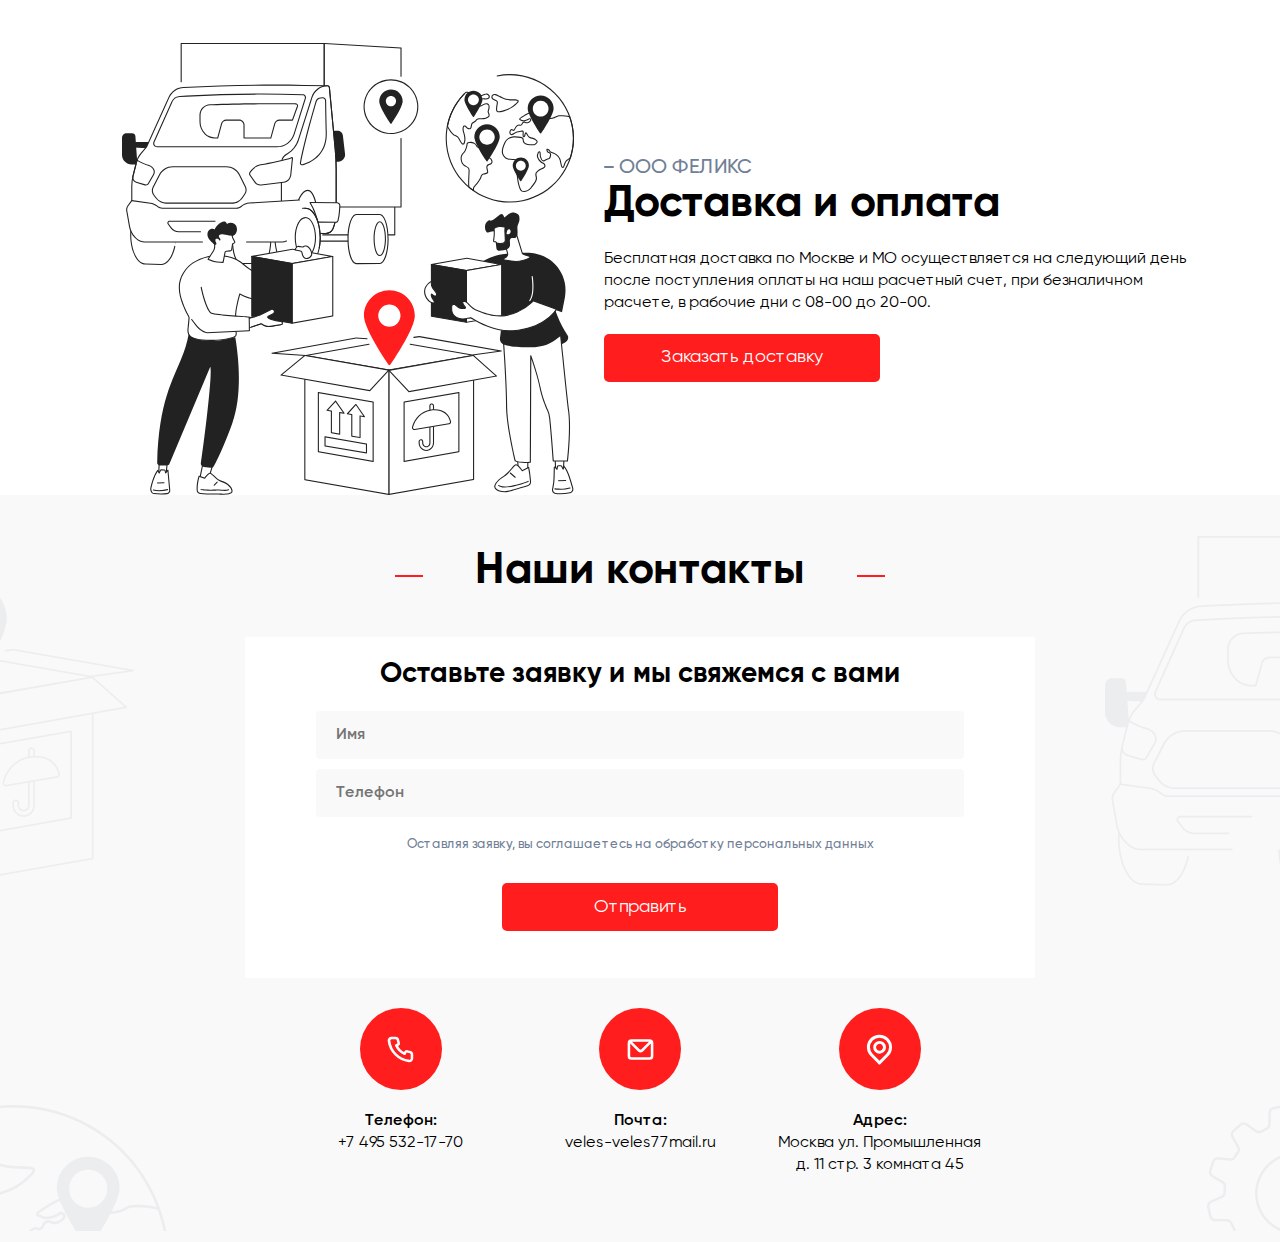
<file: stretch.html>
<!DOCTYPE html><html lang="ru" class="page"><head><meta charset="UTF-8"><meta name="viewport" content="width=device-width,initial-scale=1"><link rel="apple-touch-icon" sizes="76x76" href="favicons/apple-touch-icon.png"><link rel="icon" type="image/png" sizes="32x32" href="favicons/favicon-32x32.png"><link rel="icon" type="image/png" sizes="16x16" href="favicons/favicon-16x16.png"><link rel="manifest" href="favicons/site.webmanifest"><link rel="mask-icon" href="favicons/safari-pinned-tab.svg" color="#5bbad5"><meta name="msapplication-TileColor" content="#da532c"><meta name="theme-color" content="#ffffff"><meta http-equiv="X-UA-Compatible" content="ie=edge"><meta name="theme-color" content="#111111"><title>Упаковочный материал</title><link rel="stylesheet" href="css/vendor.css"><link rel="stylesheet" href="css/main.css"><script src="https://code.jquery.com/jquery-3.7.1.min.js" integrity="sha256-/JqT3SQfawRcv/BIHPThkBvs0OEvtFFmqPF/lYI/Cxo=" crossorigin="anonymous"></script><script defer="defer" src="js/main.js"></script></head><body class="page__body"><div class="site-container"><header class="header"><div class="container header__container"><img src="img/logo.png" alt="Логотип компании" class="header__logo"><div class="header__menu menu"><nav class="menu__body"><ul class="menu__list"><li class="menu__item"><img src="img/logo.png" alt="Логотип компании" class="header__logo-hidden"></li><li class="menu__item"><a href="index.html" class="menu__link">Главная</a></li><li class="menu__item"><a href="#about" class="menu__link">О нас</a></li><li class="menu__item"><a href="#catalog" class="menu__link">Наш каталог</a></li><li class="menu__item"><a href="#delivery" class="menu__link">Доставка и оплата</a></li><li class="menu__item"><a href="#footer" class="menu__link">Контакты</a></li><li class="menu__item"><p class="header__text-hidden">Телефон</p></li><li class="menu__item"><a href="tel:+74955321770"><pre class="header__tel-hidden">+7(495)-532-17-70</pre></a></li><li class="menu__item"><p class="header__btn-hidden" data-graph-path="popup">Заказать звонок</p></li></ul></nav></div><div class="header__right"><div class="header__phone-box"><p class="header__text">Наш номер</p><a href="tel:+74955321770" class="header__phone"><pre>+7(495)-532-17-70</pre></a></div><button class="header__btn btn-reset" data-graph-path="popup">Заказть звонок</button></div><div class="menu__icon"><span></span> <span></span> <span></span></div></div></header><main class="main"><div class="graph-modal"><div class="graph-modal__container popup" role="dialog" aria-modal="true" data-graph-target="popup"><button class="btn-reset js-modal-close graph-modal__close" aria-label="Закрыть модальное окно">Закрыть</button><div class="graph-modal__content popup"><p class="footer__subtitle">Оставьте свой номер и мы свяжемся с вами</p><form class="form footer__form" id="ajax-contact-form" enctype="multipart/form-data" method="post"><div class="form-group"><input class="footer__input" id="nameFF" name="nameFF" type="text" required placeholder="Имя"></div><div class="form-group"><input class="footer__input" id="telFF" name="telFF" type="tel" required placeholder="Телефон"></div><p class="footer__agree">Оставляя заявку, вы соглашаетесь на обработку персональных данных</p><button class="btn btn-reset" type="submit" id="submitFF">Отправить</button></form></div></div></div><section class="box"><div class="container box__container"><div class="box__left"><img src="img/box-1.jpg" alt="Гофрокороба" class="box__img"> <img src="img/box.svg" alt="Если у вас остались вопросы, напишите нам" aria-label="true"><p class="box__social">Мы в мессенджерах</p><ul class="social list-reset"><li class="social__item"><a href="https://api.whatsapp.com/send/?phone=79653430752" target="_blank" class="social-link" style="transition-delay: .2s;"><svg class="social-icon social-icon-what"><use xlink:href="img/sprite.svg#whatsapp" aria-label="Позвонить написать в ватсап"></use></svg></a></li><li class="social__item"><a href="https://t.me/+79257125496" target="_blank" class="social-link" style="transition-delay: .2s;"><svg class="social-icon"><use xlink:href="img/sprite.svg#telegram" aria-label="Позвонить написать в телеграм"></use></svg></a></li></ul></div><div class="box__right box__right-big" data-simplebar><div class="box__inner"><p class="name">ООО Велес</p><h2 class="box__title">Гофрокороба по вашим размерам</h2><div class="box__img-box"><img src="img/box-1.jpg" alt="Гофрокороба" class="box__img"></div><a href="tel:+74955321770" class="box__btn btn">Заказать</a><p class="box__descr">Каталог «Велес» включает картонные коробки различных видов. Рассмотрим технические характеристики популярных категорий продукции.</p><p class="box__sub">Классификация гофрокоробов по форме</p><p class="box__subtitle">Четырехклапанные короба</p><p class="box__descr">Самый простой и доступный вид гофротары. Для производства упаковки используется высечка на одном листе картона. Конструкция состоит из обечайки, которая формирует стенки. На верхней и нижней гранях ящика находятся по четыре клапана. Чтобы получить дно и крышку, нужно сложить клапаны и закрепить их скобами или скотчем.</p><p class="box__subtitle">Четырехклапанные гофрокороба</p><p class="box__descr">Прямоугольные ящики легко собираются в штабели и занимают минимум пространства на складе. Помимо стандартных коробов существуют вытянутые ящики с торцевыми клапанами. Они служат для перевозки товаров с одной длинной стороной, например, ламп дневного света.</p><p class="box__subtitle">Самосборные короба</p><p class="box__descr">Самосборный гофрокороб отличается сложной высечкой. Крышка может быть частью высечки или складываться из другого листа. Для сборки не требуются скобы и скотч. Конструкция фиксируется на замковые соеди</p></div></div></div></section><section class="about" id="about"><div class="container about__container"><div class="about__left"><p class="name">ООО «ВЕЛЕС»</p><h2 class="about__title">О нашей компании</h2><p class="about__descr">Компания «ООО ВЕЛЕС» <span> — проверенный поставщик упаковочных материалов, сегодня нам доверяют более 200 организаций, использующих различную упаковочную продукцию.</span></p><p class="about__subtitle">Основное направление нашей организации:</p><ul class="about__list"><li class="about__item"><p class="about__text">Стрейч-пленка — производство и оптовые поставки стрейч пленки для упаковки ручным и машинным способом продукции на деревянном поддоне</p></li><li class="about__item"><p class="about__text">Упаковочные клейкие ленты — производство и оптовые поставки упаковочных клейких лент</p></li><li class="about__item"><p class="about__text">Полипропиленовые мешки — самая популярная упаковочная тара для пищевых и непищевых продуктов</p></li><li class="about__item"><p class="about__text">Средства защиты для рук-одно из средств индивидуальной защиты рабочего (рукавицы, перчатки, напалечники, нарукавники и т. д.). В эту категория входят все средства для защиты рук от внешнего физического воздействия, химического. Это рабочие рукавицы, рабочие перчатки, краги, вачеги</p></li><li class="about__item"><p class="about__text">Стрейч-пленка — производство и оптовые поставки стрейч пленки для упаковки ручным и машинным способом продукции на деревянном поддоне</p></li></ul><a href="#catalog" class="btn">Наш каталог</a></div><div class="about__right"></div></div></section><section class="catalog" id="catalog"><div class="container catalog__container"><h2 class="catalog__title title">Наш каталог</h2><ul class="catalog__list list-reset"><li class="catalog__item"><a href="tape.html"><img src="img/card-8.png" alt="Скотч" class="catalog__img"><p class="catalog__descr">Скотч</p></a></li><li class="catalog__item"><a href="maskingTape.html"><img src="img/card-7.jpg" alt="Малярная лента" class="catalog__img"><p class="catalog__descr">Малярная лента</p></a></li><li class="catalog__item"><a href="tapelogo.html"><img src="img/tape-1.jpg" alt="Скотч с логотипом" class="catalog__img"><p class="catalog__descr">Скотч с логотипом</p></a></li><li class="catalog__item"><a href="stretch.html"><img src="img/box.jpg" alt="Гофрокороба по вашим размерам" class="catalog__img"><p class="catalog__descr">Гофрокороба по вашим размерам</p></a></li><li class="catalog__item"><a href="membrane.html"><img src="img/card-1.png" alt="Стрейч плёнка ручная 1 сорт" class="catalog__img"><p class="catalog__descr">Стрейч плёнка ручная</p></a></li><!-- <li class="catalog__item">
        <a href="srectchPVX.html">
        <img src="img/strech.jpg" alt="Стрейч плёнка ПВХ" class="catalog__img">
        <p class="catalog__descr">Стрейч плёнка ПВХ</p>
      </a>
      </li> --><li class="catalog__item"><a href="srectchBlack.html"><img src="img/card-3.png" alt="Стрейч плёнка ручная чёрная" class="catalog__img"><p class="catalog__descr">Стрейч плёнка ручная чёрная</p></a></li><li class="catalog__item"><a href="stretchmachine.html"><img src="img/card-6.png" alt="Стрейч машинный" class="catalog__img"><p class="catalog__descr">Стрейч машинный</p></a></li><li class="catalog__item"><a href="package.html"><img src="img/pvd.jpg" alt="Пленка ПВД" class="catalog__img"><p class="catalog__descr">Пленка ПВД, БОП, ПОФ, ПВХ</p></a></li><li class="catalog__item catalog__item-small"><a href="bubble.html"><img src="img/bubble.jpg" alt="ВПП (воздушно-пузырчатая плёнка)" class="catalog__img"><p class="catalog__descr">ВПП (воздушно-пузырчатая плёнка)</p></a></li></ul><a href="tel:+74955321770" class="catalog__link"><img src="img/decor.svg" alt="Декор" aria-label="true" class="catalog__decor"> </a><a href="tel:+74955321770" class="catalog__link catalog__link-hidden"><img src="img/decor-1.svg" alt="Декор" aria-label="true" class="catalog__decor"></a></div></section><section class="delivery" id="delivery"><div class="container delivery__container"><div class="delivery__left"></div><div class="delivery__right"></div><div class="delivery__left"><p class="name">ООО ФЕЛИКС</p><h2 class="delivery__title">Доставка и оплата</h2><p class="delivery__descr">Бесплатная доставка по Москве и МО осуществляется на следующий день после поступления оплаты на наш расчетный счет, при безналичном расчете, в рабочие дни с 08-00 до 20-00.</p><a href="tel:+74955321770" class="btn">Заказать доставку</a></div></div></section></main><footer class="footer" id="footer"><div class="container footer__container"><h2 class="footer__title title">Наши контакты</h2><div class="box footer__box"><p class="footer__subtitle">Оставьте заявку и мы свяжемся с вами</p><form class="form footer__form" id="ajax-contact-form" enctype="multipart/form-data" method="post"><div class="form-group"><input class="footer__input" id="nameFF" name="nameFF" type="text" required placeholder="Имя"></div><div class="form-group"><input class="footer__input" id="telFF" name="telFF" type="tel" required placeholder="Телефон"></div><p class="footer__agree">Оставляя заявку, вы соглашаетесь на обработку персональных данных</p><button class="footer__btn btn btn-reset" type="submit" id="submitFF">Отправить</button></form></div><ul class="footer__list list-reset"><li class="footer__item footer__item-center"><div class="icon-box"><a href="tel:+74955321770"><svg class="icon"><use xlink:href="img/sprite.svg#phone"></use></svg></a></div><p class="footer__text">Телефон:</p><p class="footer__descr"><a href="+74955321770">+7 495 532-17-70</a></p></li><li class="footer__item"><a href="mailto:"><div class="icon-box"><svg class="icon"><use xlink:href="img/sprite.svg#mail"></use></svg></div><p class="footer__text">Почта:</p></a><p class="footer__descr">veles-veles77mail.ru</p></li><li class="footer__item footer__item-center"><div class="icon-box"><svg class="icon"><use xlink:href="img/sprite.svg#location"></use></svg></div><p class="footer__text">Адрес:</p><p class="footer__descr footer__descr-center">Москва ул. Промышленная д. 11 стр. 3 комната 45</p></li></ul></div></footer></div></body></html>
</file>
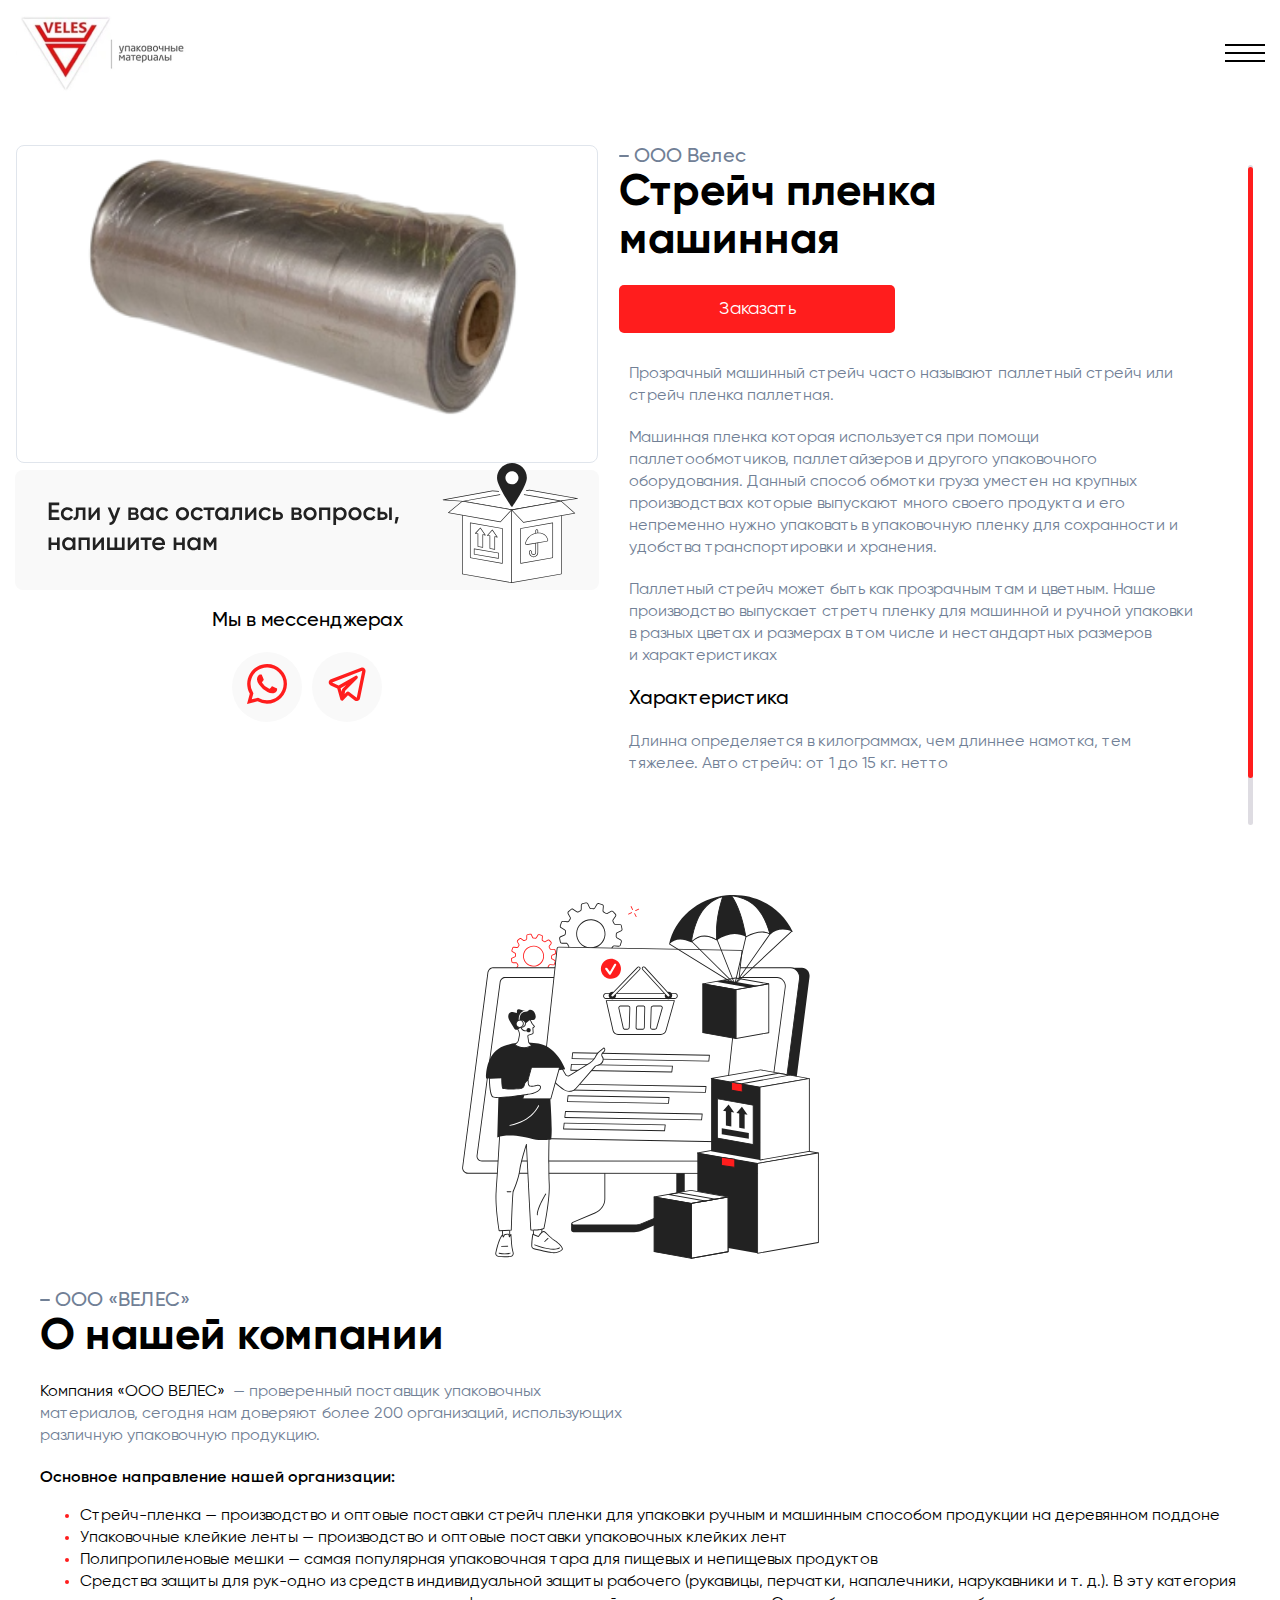
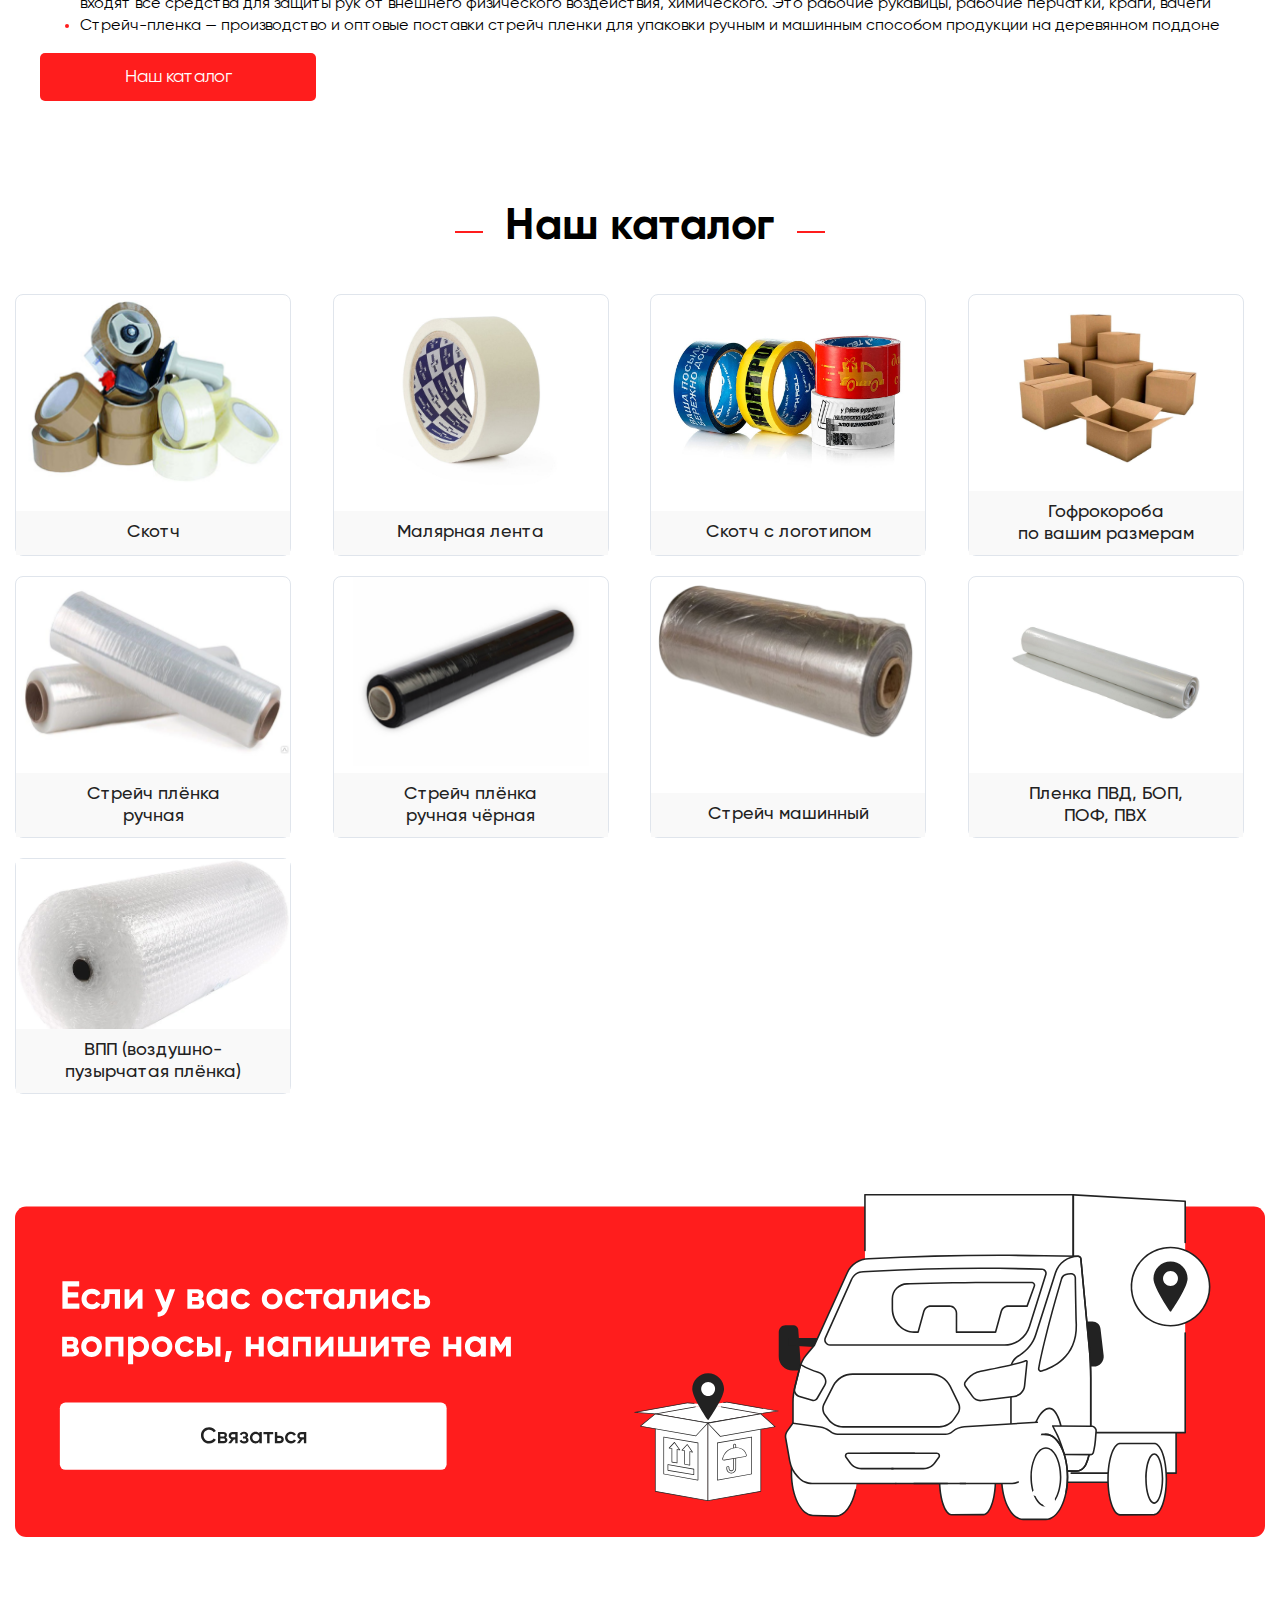
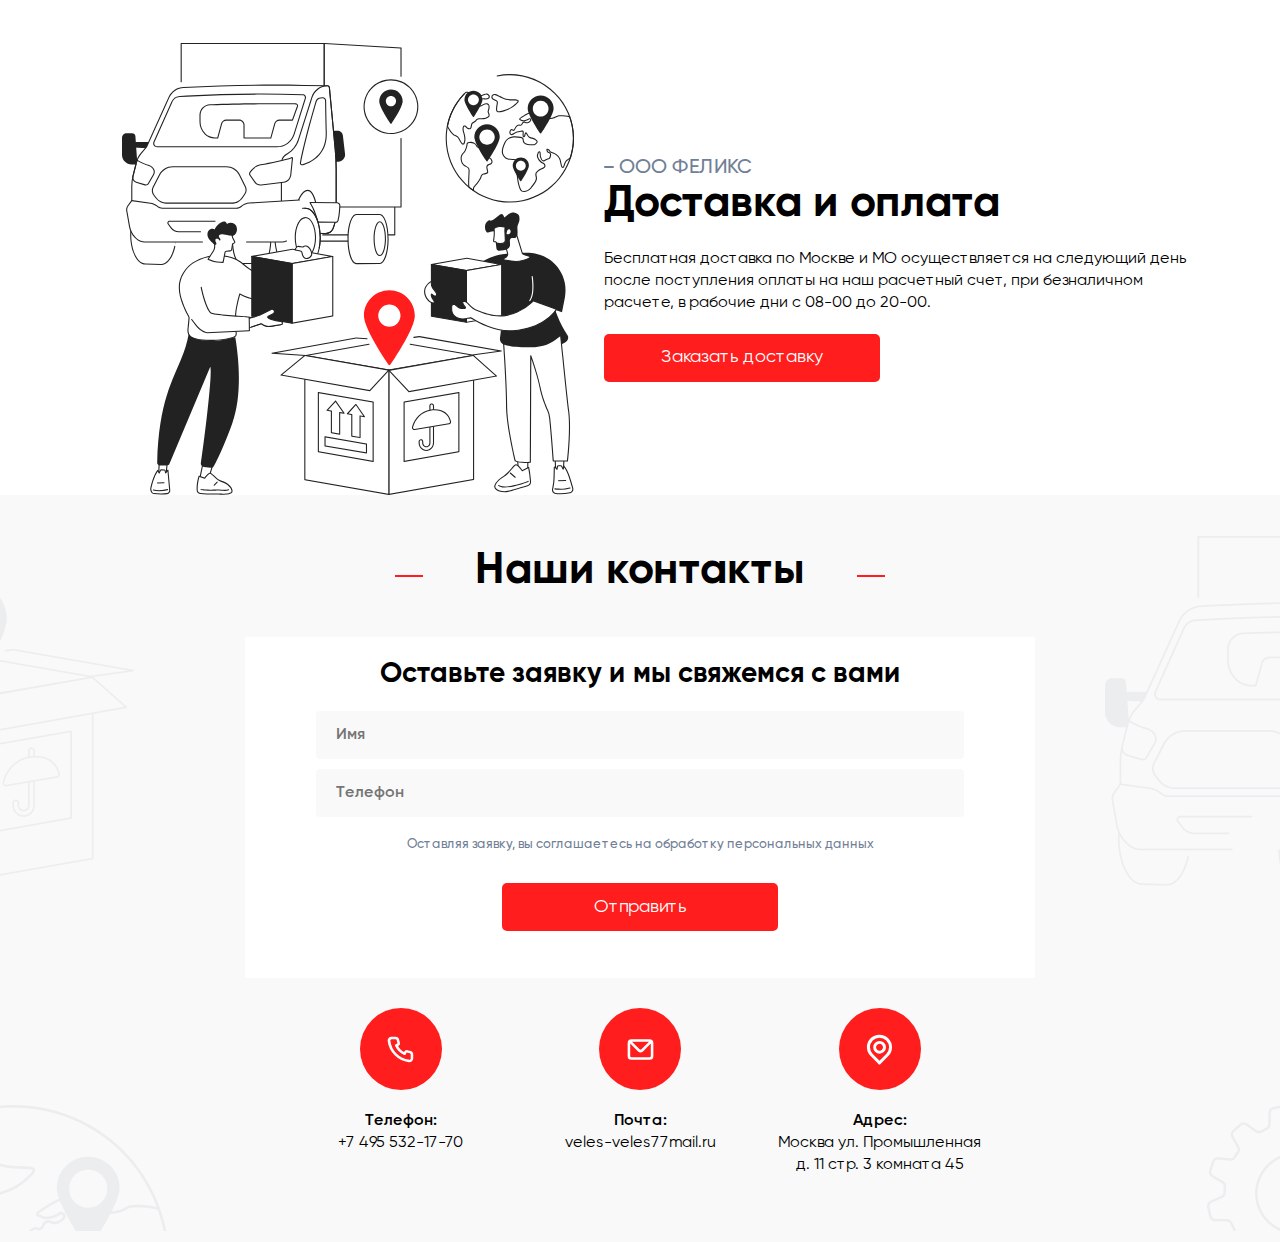
<file: stretchmachine.html>
<!DOCTYPE html><html lang="ru" class="page"><head><meta charset="UTF-8"><meta name="viewport" content="width=device-width,initial-scale=1"><link rel="apple-touch-icon" sizes="76x76" href="favicons/apple-touch-icon.png"><link rel="icon" type="image/png" sizes="32x32" href="favicons/favicon-32x32.png"><link rel="icon" type="image/png" sizes="16x16" href="favicons/favicon-16x16.png"><link rel="manifest" href="favicons/site.webmanifest"><link rel="mask-icon" href="favicons/safari-pinned-tab.svg" color="#5bbad5"><meta name="msapplication-TileColor" content="#da532c"><meta name="theme-color" content="#ffffff"><meta http-equiv="X-UA-Compatible" content="ie=edge"><meta name="theme-color" content="#111111"><title>Упаковочный материал</title><link rel="stylesheet" href="css/vendor.css"><link rel="stylesheet" href="css/main.css"><script src="https://code.jquery.com/jquery-3.7.1.min.js" integrity="sha256-/JqT3SQfawRcv/BIHPThkBvs0OEvtFFmqPF/lYI/Cxo=" crossorigin="anonymous"></script><script defer="defer" src="js/main.js"></script></head><body class="page__body"><div class="site-container"><header class="header"><div class="container header__container"><img src="img/logo.png" alt="Логотип компании" class="header__logo"><div class="header__menu menu"><nav class="menu__body"><ul class="menu__list"><li class="menu__item"><img src="img/logo.png" alt="Логотип компании" class="header__logo-hidden"></li><li class="menu__item"><a href="index.html" class="menu__link">Главная</a></li><li class="menu__item"><a href="#about" class="menu__link">О нас</a></li><li class="menu__item"><a href="#catalog" class="menu__link">Наш каталог</a></li><li class="menu__item"><a href="#delivery" class="menu__link">Доставка и оплата</a></li><li class="menu__item"><a href="#footer" class="menu__link">Контакты</a></li><li class="menu__item"><p class="header__text-hidden">Телефон</p></li><li class="menu__item"><a href="tel:+74955321770"><pre class="header__tel-hidden">+7(495)-532-17-70</pre></a></li><li class="menu__item"><p class="header__btn-hidden" data-graph-path="popup">Заказать звонок</p></li></ul></nav></div><div class="header__right"><div class="header__phone-box"><p class="header__text">Наш номер</p><a href="tel:+74955321770" class="header__phone"><pre>+7(495)-532-17-70</pre></a></div><button class="header__btn btn-reset" data-graph-path="popup">Заказть звонок</button></div><div class="menu__icon"><span></span> <span></span> <span></span></div></div></header><main class="main"><div class="graph-modal"><div class="graph-modal__container popup" role="dialog" aria-modal="true" data-graph-target="popup"><button class="btn-reset js-modal-close graph-modal__close" aria-label="Закрыть модальное окно">Закрыть</button><div class="graph-modal__content popup"><p class="footer__subtitle">Оставьте свой номер и мы свяжемся с вами</p><form class="form footer__form" id="ajax-contact-form" enctype="multipart/form-data" method="post"><div class="form-group"><input class="footer__input" id="nameFF" name="nameFF" type="text" required placeholder="Имя"></div><div class="form-group"><input class="footer__input" id="telFF" name="telFF" type="tel" required placeholder="Телефон"></div><p class="footer__agree">Оставляя заявку, вы соглашаетесь на обработку персональных данных</p><button class="btn btn-reset" type="submit" id="submitFF">Отправить</button></form></div></div></div><section class="machine"><div class="container box__container"><div class="box__left"><img src="img/card-6.png" alt="Стрейч пленка машинная " class="box__img"> <img src="img/box.svg" alt="Если у вас остались вопросы, напишите нам" aria-label="true"><p class="box__social">Мы в мессенджерах</p><ul class="social list-reset"><li class="social__item"><a href="https://api.whatsapp.com/send/?phone=79653430752" target="_blank" class="social-link" style="transition-delay: .2s;"><svg class="social-icon social-icon-what"><use xlink:href="img/sprite.svg#whatsapp" aria-label="Позвонить написать в ватсап"></use></svg></a></li><li class="social__item"><a href="https://t.me/+79257125496" target="_blank" class="social-link" style="transition-delay: .2s;"><svg class="social-icon"><use xlink:href="img/sprite.svg#telegram" aria-label="Позвонить написать в телеграм"></use></svg></a></li></ul></div><div class="box__right box__right-big" data-simplebar><p class="name">ООО Велес</p><h2 class="box__title">Стрейч пленка машинная</h2><div class="box__img-box"><img src="img/card-6.png" alt="Стрейч пленка машинная " class="box__img"></div><a href="tel:+74955321770" class="box__btn btn">Заказать</a><div class="box__inner"><p class="box__descr">Прозрачный машинный стрейч часто называют паллетный стрейч или стрейч пленка паллетная.</p><p class="box__descr">Машинная пленка которая используется при помощи паллетообмотчиков, паллетайзеров и другого упаковочного оборудования. Данный способ обмотки груза уместен на крупных производствах которые выпускают много своего продукта и его непременно нужно упаковать в упаковочную пленку для сохранности и удобства транспортировки и хранения.</p><p class="box__descr">Паллетный стрейч может быть как прозрачным там и цветным. Наше производство выпускает стретч пленку для машинной и ручной упаковки в разных цветах и размерах в том числе и нестандартных размеров и характеристиках</p><p class="box__sub">Характеристика</p><p class="box__descr">Длинна определяется в килограммах, чем длиннее намотка, тем тяжелее. Авто стрейч: от 1 до 15 кг. нетто</p></div></div></div></section><section class="about" id="about"><div class="container about__container"><div class="about__left"><p class="name">ООО «ВЕЛЕС»</p><h2 class="about__title">О нашей компании</h2><p class="about__descr">Компания «ООО ВЕЛЕС» <span> — проверенный поставщик упаковочных материалов, сегодня нам доверяют более 200 организаций, использующих различную упаковочную продукцию.</span></p><p class="about__subtitle">Основное направление нашей организации:</p><ul class="about__list"><li class="about__item"><p class="about__text">Стрейч-пленка — производство и оптовые поставки стрейч пленки для упаковки ручным и машинным способом продукции на деревянном поддоне</p></li><li class="about__item"><p class="about__text">Упаковочные клейкие ленты — производство и оптовые поставки упаковочных клейких лент</p></li><li class="about__item"><p class="about__text">Полипропиленовые мешки — самая популярная упаковочная тара для пищевых и непищевых продуктов</p></li><li class="about__item"><p class="about__text">Средства защиты для рук-одно из средств индивидуальной защиты рабочего (рукавицы, перчатки, напалечники, нарукавники и т. д.). В эту категория входят все средства для защиты рук от внешнего физического воздействия, химического. Это рабочие рукавицы, рабочие перчатки, краги, вачеги</p></li><li class="about__item"><p class="about__text">Стрейч-пленка — производство и оптовые поставки стрейч пленки для упаковки ручным и машинным способом продукции на деревянном поддоне</p></li></ul><a href="#catalog" class="btn">Наш каталог</a></div><div class="about__right"></div></div></section><section class="catalog" id="catalog"><div class="container catalog__container"><h2 class="catalog__title title">Наш каталог</h2><ul class="catalog__list list-reset"><li class="catalog__item"><a href="tape.html"><img src="img/card-8.png" alt="Скотч" class="catalog__img"><p class="catalog__descr">Скотч</p></a></li><li class="catalog__item"><a href="maskingTape.html"><img src="img/card-7.jpg" alt="Малярная лента" class="catalog__img"><p class="catalog__descr">Малярная лента</p></a></li><li class="catalog__item"><a href="tapelogo.html"><img src="img/tape-1.jpg" alt="Скотч с логотипом" class="catalog__img"><p class="catalog__descr">Скотч с логотипом</p></a></li><li class="catalog__item"><a href="stretch.html"><img src="img/box.jpg" alt="Гофрокороба по вашим размерам" class="catalog__img"><p class="catalog__descr">Гофрокороба по вашим размерам</p></a></li><li class="catalog__item"><a href="membrane.html"><img src="img/card-1.png" alt="Стрейч плёнка ручная 1 сорт" class="catalog__img"><p class="catalog__descr">Стрейч плёнка ручная</p></a></li><!-- <li class="catalog__item">
        <a href="srectchPVX.html">
        <img src="img/strech.jpg" alt="Стрейч плёнка ПВХ" class="catalog__img">
        <p class="catalog__descr">Стрейч плёнка ПВХ</p>
      </a>
      </li> --><li class="catalog__item"><a href="srectchBlack.html"><img src="img/card-3.png" alt="Стрейч плёнка ручная чёрная" class="catalog__img"><p class="catalog__descr">Стрейч плёнка ручная чёрная</p></a></li><li class="catalog__item"><a href="stretchmachine.html"><img src="img/card-6.png" alt="Стрейч машинный" class="catalog__img"><p class="catalog__descr">Стрейч машинный</p></a></li><li class="catalog__item"><a href="package.html"><img src="img/pvd.jpg" alt="Пленка ПВД" class="catalog__img"><p class="catalog__descr">Пленка ПВД, БОП, ПОФ, ПВХ</p></a></li><li class="catalog__item catalog__item-small"><a href="bubble.html"><img src="img/bubble.jpg" alt="ВПП (воздушно-пузырчатая плёнка)" class="catalog__img"><p class="catalog__descr">ВПП (воздушно-пузырчатая плёнка)</p></a></li></ul><a href="tel:+74955321770" class="catalog__link"><img src="img/decor.svg" alt="Декор" aria-label="true" class="catalog__decor"> </a><a href="tel:+74955321770" class="catalog__link catalog__link-hidden"><img src="img/decor-1.svg" alt="Декор" aria-label="true" class="catalog__decor"></a></div></section><section class="delivery" id="delivery"><div class="container delivery__container"><div class="delivery__left"></div><div class="delivery__right"></div><div class="delivery__left"><p class="name">ООО ФЕЛИКС</p><h2 class="delivery__title">Доставка и оплата</h2><p class="delivery__descr">Бесплатная доставка по Москве и МО осуществляется на следующий день после поступления оплаты на наш расчетный счет, при безналичном расчете, в рабочие дни с 08-00 до 20-00.</p><a href="tel:+74955321770" class="btn">Заказать доставку</a></div></div></section></main><footer class="footer" id="footer"><div class="container footer__container"><h2 class="footer__title title">Наши контакты</h2><div class="box footer__box"><p class="footer__subtitle">Оставьте заявку и мы свяжемся с вами</p><form class="form footer__form" id="ajax-contact-form" enctype="multipart/form-data" method="post"><div class="form-group"><input class="footer__input" id="nameFF" name="nameFF" type="text" required placeholder="Имя"></div><div class="form-group"><input class="footer__input" id="telFF" name="telFF" type="tel" required placeholder="Телефон"></div><p class="footer__agree">Оставляя заявку, вы соглашаетесь на обработку персональных данных</p><button class="footer__btn btn btn-reset" type="submit" id="submitFF">Отправить</button></form></div><ul class="footer__list list-reset"><li class="footer__item footer__item-center"><div class="icon-box"><a href="tel:+74955321770"><svg class="icon"><use xlink:href="img/sprite.svg#phone"></use></svg></a></div><p class="footer__text">Телефон:</p><p class="footer__descr"><a href="+74955321770">+7 495 532-17-70</a></p></li><li class="footer__item"><a href="mailto:"><div class="icon-box"><svg class="icon"><use xlink:href="img/sprite.svg#mail"></use></svg></div><p class="footer__text">Почта:</p></a><p class="footer__descr">veles-veles77mail.ru</p></li><li class="footer__item footer__item-center"><div class="icon-box"><svg class="icon"><use xlink:href="img/sprite.svg#location"></use></svg></div><p class="footer__text">Адрес:</p><p class="footer__descr footer__descr-center">Москва ул. Промышленная д. 11 стр. 3 комната 45</p></li></ul></div></footer></div></body></html>
</file>
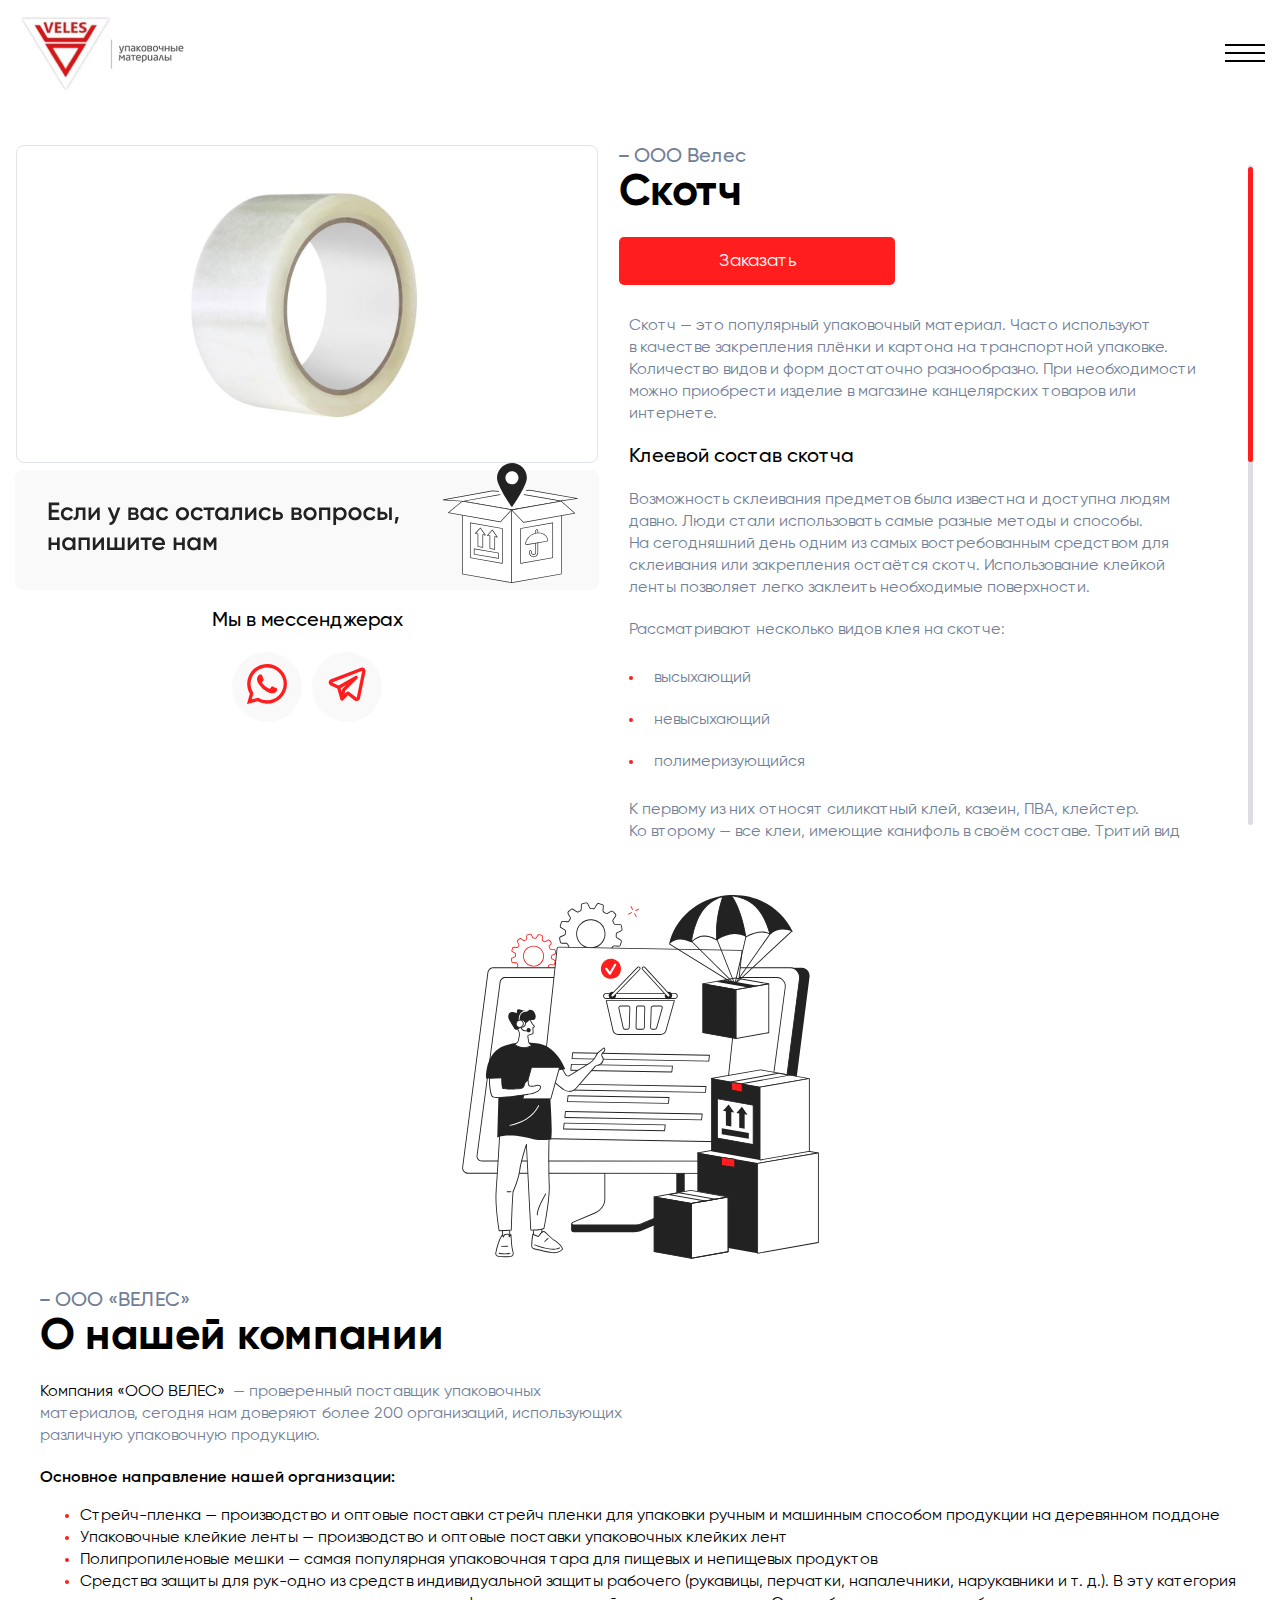
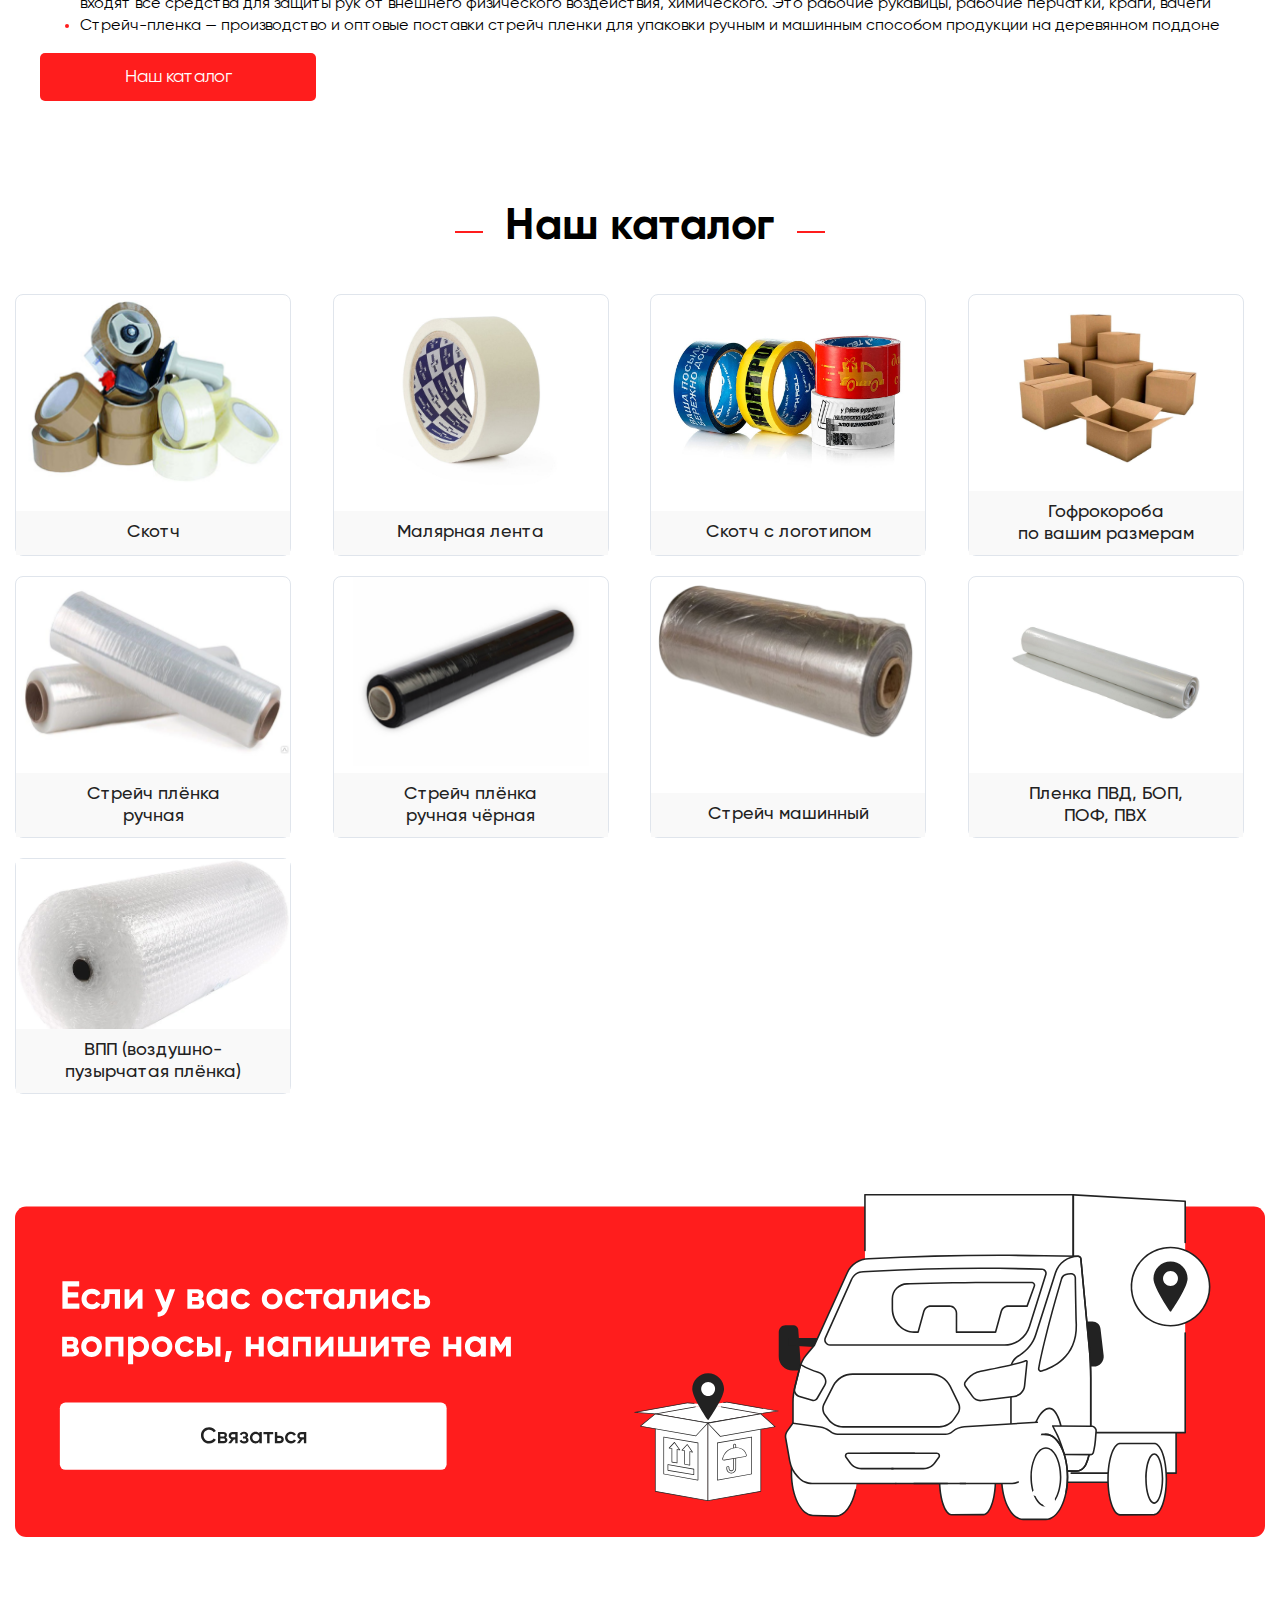
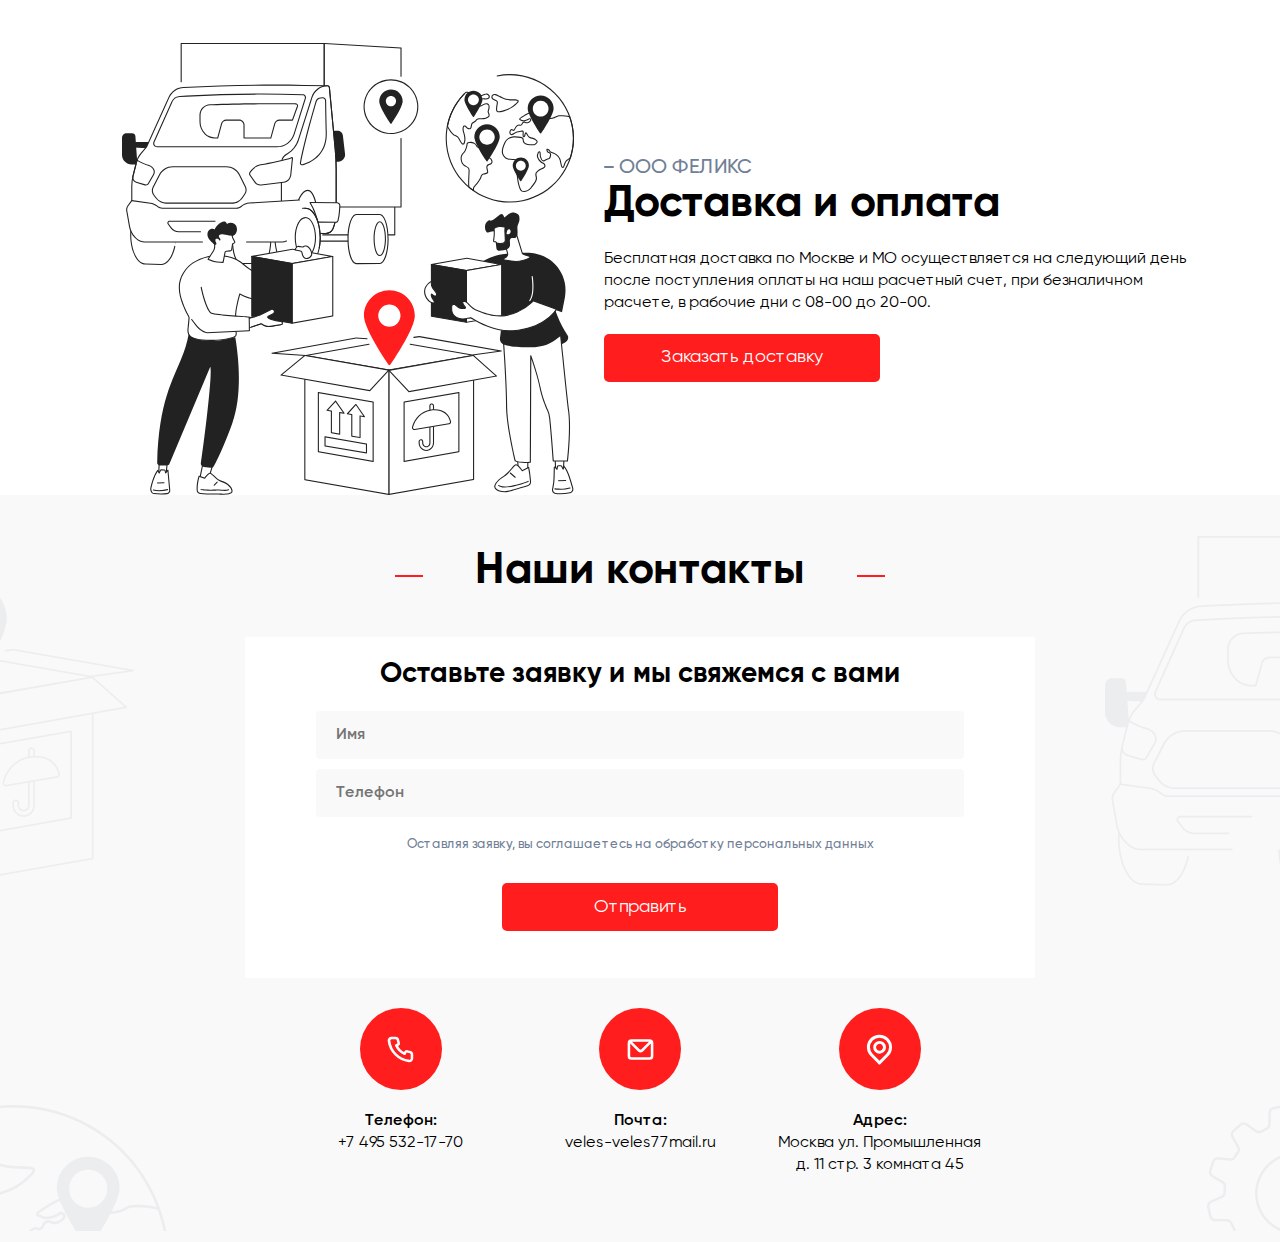
<file: tape.html>
<!DOCTYPE html><html lang="ru" class="page"><head><meta charset="UTF-8"><meta name="viewport" content="width=device-width,initial-scale=1"><link rel="apple-touch-icon" sizes="76x76" href="favicons/apple-touch-icon.png"><link rel="icon" type="image/png" sizes="32x32" href="favicons/favicon-32x32.png"><link rel="icon" type="image/png" sizes="16x16" href="favicons/favicon-16x16.png"><link rel="manifest" href="favicons/site.webmanifest"><link rel="mask-icon" href="favicons/safari-pinned-tab.svg" color="#5bbad5"><meta name="msapplication-TileColor" content="#da532c"><meta name="theme-color" content="#ffffff"><meta http-equiv="X-UA-Compatible" content="ie=edge"><meta name="theme-color" content="#111111"><title>Упаковочный материал</title><link rel="stylesheet" href="css/vendor.css"><link rel="stylesheet" href="css/main.css"><script src="https://code.jquery.com/jquery-3.7.1.min.js" integrity="sha256-/JqT3SQfawRcv/BIHPThkBvs0OEvtFFmqPF/lYI/Cxo=" crossorigin="anonymous"></script><script defer="defer" src="js/main.js"></script></head><body class="page__body"><div class="site-container"><header class="header"><div class="container header__container"><img src="img/logo.png" alt="Логотип компании" class="header__logo"><div class="header__menu menu"><nav class="menu__body"><ul class="menu__list"><li class="menu__item"><img src="img/logo.png" alt="Логотип компании" class="header__logo-hidden"></li><li class="menu__item"><a href="index.html" class="menu__link">Главная</a></li><li class="menu__item"><a href="#about" class="menu__link">О нас</a></li><li class="menu__item"><a href="#catalog" class="menu__link">Наш каталог</a></li><li class="menu__item"><a href="#delivery" class="menu__link">Доставка и оплата</a></li><li class="menu__item"><a href="#footer" class="menu__link">Контакты</a></li><li class="menu__item"><p class="header__text-hidden">Телефон</p></li><li class="menu__item"><a href="tel:+74955321770"><pre class="header__tel-hidden">+7(495)-532-17-70</pre></a></li><li class="menu__item"><p class="header__btn-hidden" data-graph-path="popup">Заказать звонок</p></li></ul></nav></div><div class="header__right"><div class="header__phone-box"><p class="header__text">Наш номер</p><a href="tel:+74955321770" class="header__phone"><pre>+7(495)-532-17-70</pre></a></div><button class="header__btn btn-reset" data-graph-path="popup">Заказть звонок</button></div><div class="menu__icon"><span></span> <span></span> <span></span></div></div></header><main class="main"><div class="graph-modal"><div class="graph-modal__container popup" role="dialog" aria-modal="true" data-graph-target="popup"><button class="btn-reset js-modal-close graph-modal__close" aria-label="Закрыть модальное окно">Закрыть</button><div class="graph-modal__content popup"><p class="footer__subtitle">Оставьте свой номер и мы свяжемся с вами</p><form class="form footer__form" id="ajax-contact-form" enctype="multipart/form-data" method="post"><div class="form-group"><input class="footer__input" id="nameFF" name="nameFF" type="text" required placeholder="Имя"></div><div class="form-group"><input class="footer__input" id="telFF" name="telFF" type="tel" required placeholder="Телефон"></div><p class="footer__agree">Оставляя заявку, вы соглашаетесь на обработку персональных данных</p><button class="btn btn-reset" type="submit" id="submitFF">Отправить</button></form></div></div></div><section class="tapes"><div class="container box__container"><div class="box__left"><img src="img/tape.jpg" alt="Скотч" class="box__img"> <img src="img/box.svg" alt="Если у вас остались вопросы, напишите нам" aria-label="true"><p class="box__social">Мы в мессенджерах</p><ul class="social list-reset"><li class="social__item"><a href="https://api.whatsapp.com/send/?phone=79653430752" target="_blank" class="social-link" style="transition-delay: .2s;"><svg class="social-icon social-icon-what"><use xlink:href="img/sprite.svg#whatsapp" aria-label="Позвонить написать в ватсап"></use></svg></a></li><li class="social__item"><a href="https://t.me/+79257125496" target="_blank" class="social-link" style="transition-delay: .2s;"><svg class="social-icon"><use xlink:href="img/sprite.svg#telegram" aria-label="Позвонить написать в телеграм"></use></svg></a></li></ul></div><div class="box__right box__right-big" data-simplebar><p class="name">ООО Велес</p><h2 class="box__title">Скотч</h2><div class="box__img-box"><img src="img/tape.jpg" alt="Скотч" class="box__img"></div><a href="tel:+74955321770" class="box__btn btn">Заказать</a><p class="box__descr">Скотч — это популярный упаковочный материал. Часто используют в качестве закрепления плёнки и картона на транспортной упаковке. Количество видов и форм достаточно разнообразно. При необходимости можно приобрести изделие в магазине канцелярских товаров или интернете.</p><p class="box__sub">Клеевой состав скотча</p><p class="box__descr">Возможность склеивания предметов была известна и доступна людям давно. Люди стали использовать самые разные методы и способы. На сегодняшний день одним из самых востребованным средством для склеивания или закрепления остаётся скотч. Использование клейкой ленты позволяет легко заклеить необходимые поверхности.</p><p class="box__descr">Рассматривают несколько видов клея на скотче:</p><div class="box__inner"><ul class="box__list"><li class="box__item"><p class="box__descr">высыхающий</p></li><li class="box__item"><p class="box__descr">невысыхающий</p></li><li class="box__item"><p class="box__descr">полимеризующийся</p></li></ul><p class="box__descr">К первому из них относят силикатный клей, казеин, ПВА, клейстер. Ко второму — все клеи, имеющие канифоль в своём составе. Тритий вид отличается особенной клейкостью. К нему относят эпоксидную смолу или АФС (Алюмофосфатное связующее на основе кислых фосфатов алюминия и фосфорной кислоты).</p><p class="box__descr">В основу клеящих материалов всегда входят специальные вещества, благодаря которым получается качественное склеивание. Каждый из них отличается высокой степенью адгезии. Скотч — это клейкая лента на полимерной основе. Он плотно прилегает к поверхности и не оставляет следов при снятии.</p><p class="box__descr">Ранее использовалась бумажная лента, на края которой был нанесён клей в целях экономии. На данный момент уже стали использовать фольгу, бумагу, полиэтиленовую плёнку, ПВХ или любой другой материал. Такой скотч стал со временем конкурировать с РЕТ-плёнкой. Развитие технологий привело к тому, что появилось множество специализированных скотчей, а доступность информации позволяет легко узнать, как делают скотч с логотипом и как наносится изображение на клейкую ленту.</p><p class="box__descr">Скотчу всегда отдаётся предпочтение из-за его положительных свойств:</p><ul class="box__list"><li class="box__item"><p class="box__descr">барьерные свойства</p></li><li class="box__item"><p class="box__descr">безопасность</p></li><li class="box__item"><p class="box__descr">экологичность</p></li><li class="box__item"><p class="box__descr">прочность</p></li><li class="box__item"><p class="box__descr">регулируемая усадка</p></li><li class="box__item"><p class="box__descr">устойчивость к микроорганизмам</p></li><li class="box__item"><p class="box__descr">выдержка многократных перегибов.</p></li></ul></div></div></div></section><section class="about" id="about"><div class="container about__container"><div class="about__left"><p class="name">ООО «ВЕЛЕС»</p><h2 class="about__title">О нашей компании</h2><p class="about__descr">Компания «ООО ВЕЛЕС» <span> — проверенный поставщик упаковочных материалов, сегодня нам доверяют более 200 организаций, использующих различную упаковочную продукцию.</span></p><p class="about__subtitle">Основное направление нашей организации:</p><ul class="about__list"><li class="about__item"><p class="about__text">Стрейч-пленка — производство и оптовые поставки стрейч пленки для упаковки ручным и машинным способом продукции на деревянном поддоне</p></li><li class="about__item"><p class="about__text">Упаковочные клейкие ленты — производство и оптовые поставки упаковочных клейких лент</p></li><li class="about__item"><p class="about__text">Полипропиленовые мешки — самая популярная упаковочная тара для пищевых и непищевых продуктов</p></li><li class="about__item"><p class="about__text">Средства защиты для рук-одно из средств индивидуальной защиты рабочего (рукавицы, перчатки, напалечники, нарукавники и т. д.). В эту категория входят все средства для защиты рук от внешнего физического воздействия, химического. Это рабочие рукавицы, рабочие перчатки, краги, вачеги</p></li><li class="about__item"><p class="about__text">Стрейч-пленка — производство и оптовые поставки стрейч пленки для упаковки ручным и машинным способом продукции на деревянном поддоне</p></li></ul><a href="#catalog" class="btn">Наш каталог</a></div><div class="about__right"></div></div></section><section class="catalog" id="catalog"><div class="container catalog__container"><h2 class="catalog__title title">Наш каталог</h2><ul class="catalog__list list-reset"><li class="catalog__item"><a href="tape.html"><img src="img/card-8.png" alt="Скотч" class="catalog__img"><p class="catalog__descr">Скотч</p></a></li><li class="catalog__item"><a href="maskingTape.html"><img src="img/card-7.jpg" alt="Малярная лента" class="catalog__img"><p class="catalog__descr">Малярная лента</p></a></li><li class="catalog__item"><a href="tapelogo.html"><img src="img/tape-1.jpg" alt="Скотч с логотипом" class="catalog__img"><p class="catalog__descr">Скотч с логотипом</p></a></li><li class="catalog__item"><a href="stretch.html"><img src="img/box.jpg" alt="Гофрокороба по вашим размерам" class="catalog__img"><p class="catalog__descr">Гофрокороба по вашим размерам</p></a></li><li class="catalog__item"><a href="membrane.html"><img src="img/card-1.png" alt="Стрейч плёнка ручная 1 сорт" class="catalog__img"><p class="catalog__descr">Стрейч плёнка ручная</p></a></li><!-- <li class="catalog__item">
        <a href="srectchPVX.html">
        <img src="img/strech.jpg" alt="Стрейч плёнка ПВХ" class="catalog__img">
        <p class="catalog__descr">Стрейч плёнка ПВХ</p>
      </a>
      </li> --><li class="catalog__item"><a href="srectchBlack.html"><img src="img/card-3.png" alt="Стрейч плёнка ручная чёрная" class="catalog__img"><p class="catalog__descr">Стрейч плёнка ручная чёрная</p></a></li><li class="catalog__item"><a href="stretchmachine.html"><img src="img/card-6.png" alt="Стрейч машинный" class="catalog__img"><p class="catalog__descr">Стрейч машинный</p></a></li><li class="catalog__item"><a href="package.html"><img src="img/pvd.jpg" alt="Пленка ПВД" class="catalog__img"><p class="catalog__descr">Пленка ПВД, БОП, ПОФ, ПВХ</p></a></li><li class="catalog__item catalog__item-small"><a href="bubble.html"><img src="img/bubble.jpg" alt="ВПП (воздушно-пузырчатая плёнка)" class="catalog__img"><p class="catalog__descr">ВПП (воздушно-пузырчатая плёнка)</p></a></li></ul><a href="tel:+74955321770" class="catalog__link"><img src="img/decor.svg" alt="Декор" aria-label="true" class="catalog__decor"> </a><a href="tel:+74955321770" class="catalog__link catalog__link-hidden"><img src="img/decor-1.svg" alt="Декор" aria-label="true" class="catalog__decor"></a></div></section><section class="delivery" id="delivery"><div class="container delivery__container"><div class="delivery__left"></div><div class="delivery__right"></div><div class="delivery__left"><p class="name">ООО ФЕЛИКС</p><h2 class="delivery__title">Доставка и оплата</h2><p class="delivery__descr">Бесплатная доставка по Москве и МО осуществляется на следующий день после поступления оплаты на наш расчетный счет, при безналичном расчете, в рабочие дни с 08-00 до 20-00.</p><a href="tel:+74955321770" class="btn">Заказать доставку</a></div></div></section></main><footer class="footer" id="footer"><div class="container footer__container"><h2 class="footer__title title">Наши контакты</h2><div class="box footer__box"><p class="footer__subtitle">Оставьте заявку и мы свяжемся с вами</p><form class="form footer__form" id="ajax-contact-form" enctype="multipart/form-data" method="post"><div class="form-group"><input class="footer__input" id="nameFF" name="nameFF" type="text" required placeholder="Имя"></div><div class="form-group"><input class="footer__input" id="telFF" name="telFF" type="tel" required placeholder="Телефон"></div><p class="footer__agree">Оставляя заявку, вы соглашаетесь на обработку персональных данных</p><button class="footer__btn btn btn-reset" type="submit" id="submitFF">Отправить</button></form></div><ul class="footer__list list-reset"><li class="footer__item footer__item-center"><div class="icon-box"><a href="tel:+74955321770"><svg class="icon"><use xlink:href="img/sprite.svg#phone"></use></svg></a></div><p class="footer__text">Телефон:</p><p class="footer__descr"><a href="+74955321770">+7 495 532-17-70</a></p></li><li class="footer__item"><a href="mailto:"><div class="icon-box"><svg class="icon"><use xlink:href="img/sprite.svg#mail"></use></svg></div><p class="footer__text">Почта:</p></a><p class="footer__descr">veles-veles77mail.ru</p></li><li class="footer__item footer__item-center"><div class="icon-box"><svg class="icon"><use xlink:href="img/sprite.svg#location"></use></svg></div><p class="footer__text">Адрес:</p><p class="footer__descr footer__descr-center">Москва ул. Промышленная д. 11 стр. 3 комната 45</p></li></ul></div></footer></div></body></html>
</file>
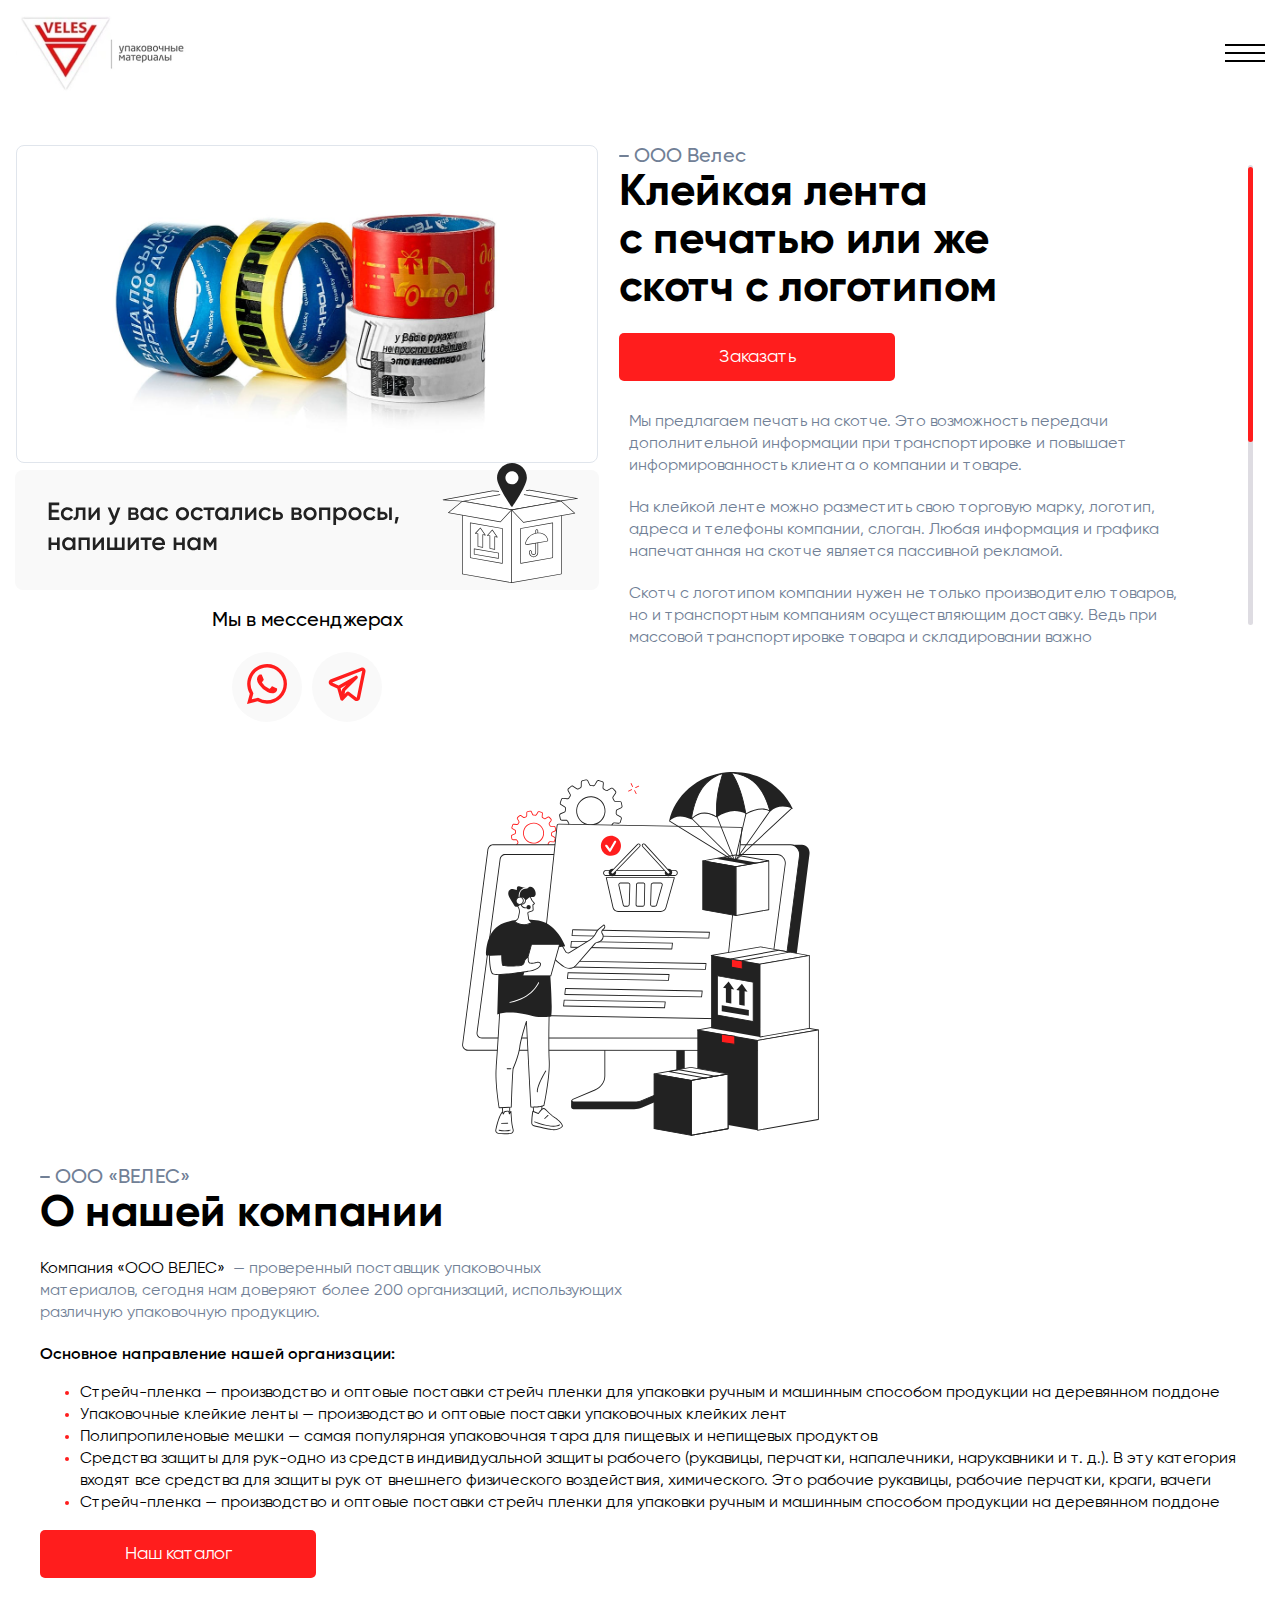
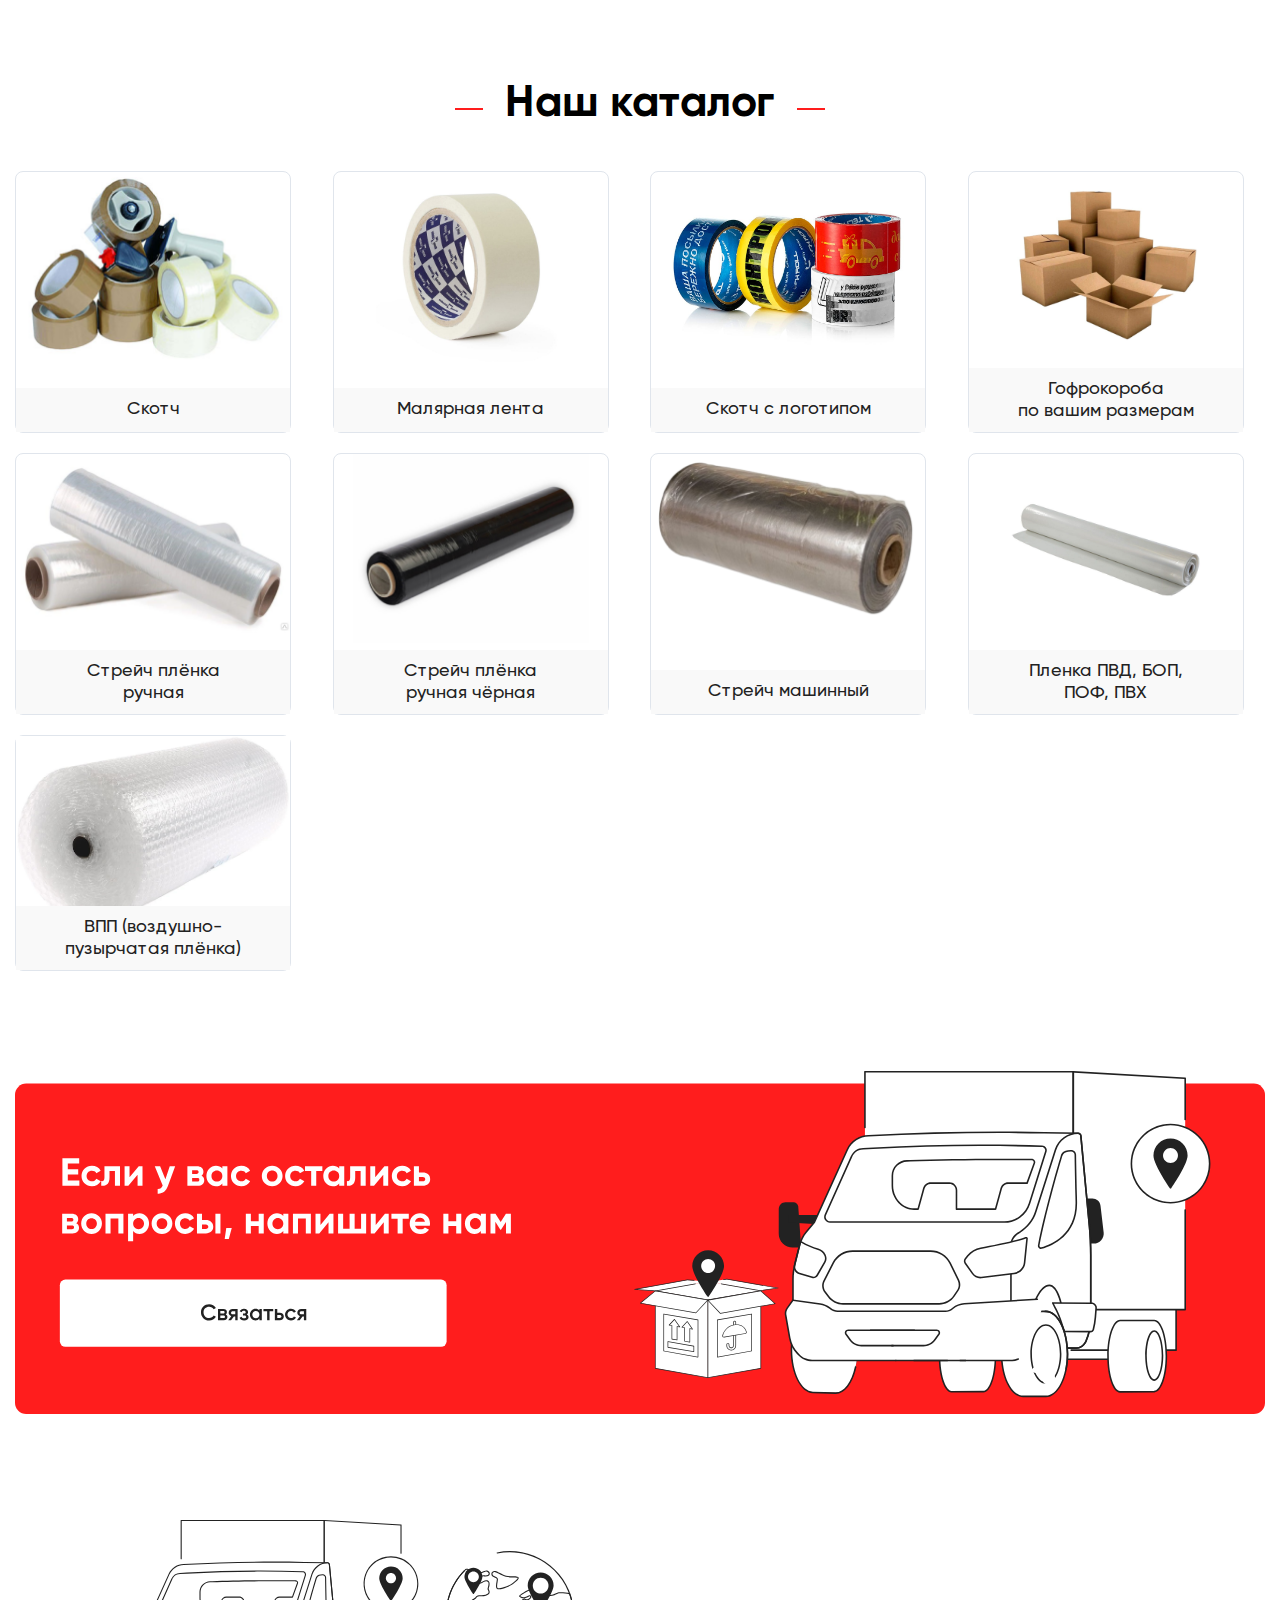
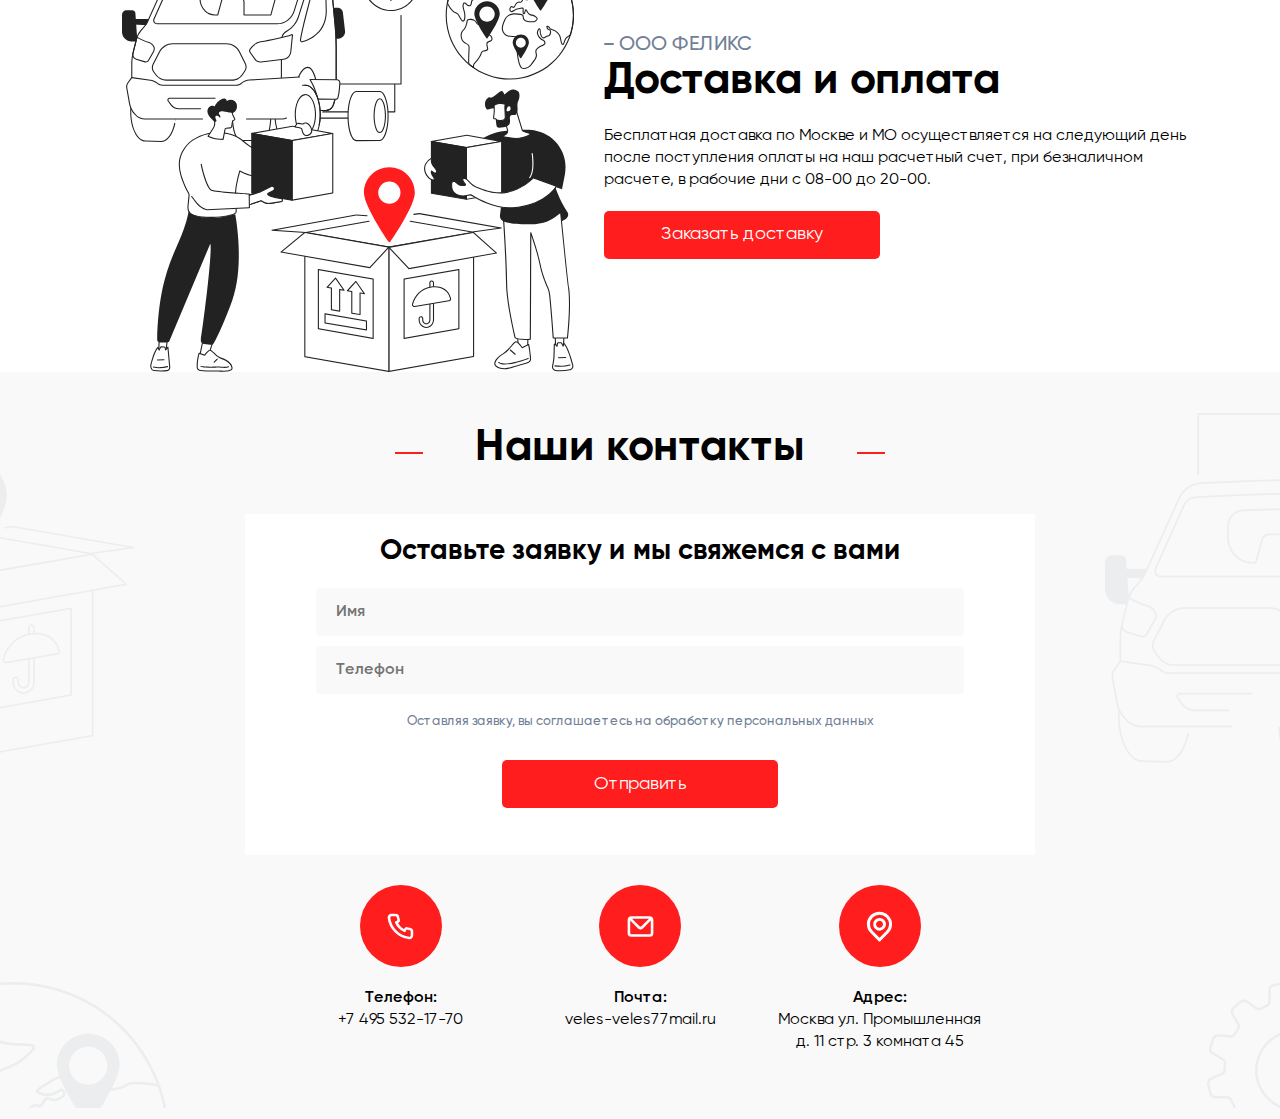
<file: tapelogo.html>
<!DOCTYPE html><html lang="ru" class="page"><head><meta charset="UTF-8"><meta name="viewport" content="width=device-width,initial-scale=1"><link rel="apple-touch-icon" sizes="76x76" href="favicons/apple-touch-icon.png"><link rel="icon" type="image/png" sizes="32x32" href="favicons/favicon-32x32.png"><link rel="icon" type="image/png" sizes="16x16" href="favicons/favicon-16x16.png"><link rel="manifest" href="favicons/site.webmanifest"><link rel="mask-icon" href="favicons/safari-pinned-tab.svg" color="#5bbad5"><meta name="msapplication-TileColor" content="#da532c"><meta name="theme-color" content="#ffffff"><meta http-equiv="X-UA-Compatible" content="ie=edge"><meta name="theme-color" content="#111111"><title>Упаковочный материал</title><link rel="stylesheet" href="css/vendor.css"><link rel="stylesheet" href="css/main.css"><script src="https://code.jquery.com/jquery-3.7.1.min.js" integrity="sha256-/JqT3SQfawRcv/BIHPThkBvs0OEvtFFmqPF/lYI/Cxo=" crossorigin="anonymous"></script><script defer="defer" src="js/main.js"></script></head><body class="page__body"><div class="site-container"><header class="header"><div class="container header__container"><img src="img/logo.png" alt="Логотип компании" class="header__logo"><div class="header__menu menu"><nav class="menu__body"><ul class="menu__list"><li class="menu__item"><img src="img/logo.png" alt="Логотип компании" class="header__logo-hidden"></li><li class="menu__item"><a href="index.html" class="menu__link">Главная</a></li><li class="menu__item"><a href="#about" class="menu__link">О нас</a></li><li class="menu__item"><a href="#catalog" class="menu__link">Наш каталог</a></li><li class="menu__item"><a href="#delivery" class="menu__link">Доставка и оплата</a></li><li class="menu__item"><a href="#footer" class="menu__link">Контакты</a></li><li class="menu__item"><p class="header__text-hidden">Телефон</p></li><li class="menu__item"><a href="tel:+74955321770"><pre class="header__tel-hidden">+7(495)-532-17-70</pre></a></li><li class="menu__item"><p class="header__btn-hidden" data-graph-path="popup">Заказать звонок</p></li></ul></nav></div><div class="header__right"><div class="header__phone-box"><p class="header__text">Наш номер</p><a href="tel:+74955321770" class="header__phone"><pre>+7(495)-532-17-70</pre></a></div><button class="header__btn btn-reset" data-graph-path="popup">Заказть звонок</button></div><div class="menu__icon"><span></span> <span></span> <span></span></div></div></header><main class="main"><div class="graph-modal"><div class="graph-modal__container popup" role="dialog" aria-modal="true" data-graph-target="popup"><button class="btn-reset js-modal-close graph-modal__close" aria-label="Закрыть модальное окно">Закрыть</button><div class="graph-modal__content popup"><p class="footer__subtitle">Оставьте свой номер и мы свяжемся с вами</p><form class="form footer__form" id="ajax-contact-form" enctype="multipart/form-data" method="post"><div class="form-group"><input class="footer__input" id="nameFF" name="nameFF" type="text" required placeholder="Имя"></div><div class="form-group"><input class="footer__input" id="telFF" name="telFF" type="tel" required placeholder="Телефон"></div><p class="footer__agree">Оставляя заявку, вы соглашаетесь на обработку персональных данных</p><button class="btn btn-reset" type="submit" id="submitFF">Отправить</button></form></div></div></div><section class="logo"><div class="container box__container"><div class="box__left"><img src="img/tape-1.jpg" alt="Клейкая лента с логотипом" class="box__img"> <img src="img/box.svg" alt="Если у вас остались вопросы, напишите нам" aria-label="true"><p class="box__social">Мы в мессенджерах</p><ul class="social list-reset"><li class="social__item"><a href="https://api.whatsapp.com/send/?phone=79653430752" target="_blank" class="social-link" style="transition-delay: .2s;"><svg class="social-icon social-icon-what"><use xlink:href="img/sprite.svg#whatsapp" aria-label="Позвонить написать в ватсап"></use></svg></a></li><li class="social__item"><a href="https://t.me/+79257125496" target="_blank" class="social-link" style="transition-delay: .2s;"><svg class="social-icon"><use xlink:href="img/sprite.svg#telegram" aria-label="Позвонить написать в телеграм"></use></svg></a></li></ul></div><div class="box__right" data-simplebar><p class="name">ООО Велес</p><h2 class="box__title">Клейкая лента с печатью или же скотч с логотипом</h2><div class="box__img-box"><img src="img/tape-1.jpg" alt="Клейкая лента с логотипом" class="box__img"></div><a href="tel:+74955321770" class="box__btn btn">Заказать</a><div class="box__inner"><p class="box__descr">Мы предлагаем печать на скотче. Это возможность передачи дополнительной информации при транспортировке и повышает информированность клиента о компании и товаре.</p><p class="box__descr">На клейкой ленте можно разместить свою торговую марку, логотип, адреса и телефоны компании, слоган. Любая информация и графика напечатанная на скотче является пассивной рекламой.</p><p class="box__descr">Скотч с логотипом компании нужен не только производителю товаров, но и транспортным компаниям осуществляющим доставку. Ведь при массовой транспортировке товара и складировании важно не перепутать чей это груз и куда его нужно отправить.</p><p class="box__descr">Поэтому, использование скотча с логотипом поможет избежать неприятных ситуаций, так как Ваш товар отмеченный фирменным скотчем будет отличаться от остального. Вариант — скотч с печатью при производстве получается дешевле, чем фирменная брендированная упаковка.</p></div></div></div></section><section class="about" id="about"><div class="container about__container"><div class="about__left"><p class="name">ООО «ВЕЛЕС»</p><h2 class="about__title">О нашей компании</h2><p class="about__descr">Компания «ООО ВЕЛЕС» <span> — проверенный поставщик упаковочных материалов, сегодня нам доверяют более 200 организаций, использующих различную упаковочную продукцию.</span></p><p class="about__subtitle">Основное направление нашей организации:</p><ul class="about__list"><li class="about__item"><p class="about__text">Стрейч-пленка — производство и оптовые поставки стрейч пленки для упаковки ручным и машинным способом продукции на деревянном поддоне</p></li><li class="about__item"><p class="about__text">Упаковочные клейкие ленты — производство и оптовые поставки упаковочных клейких лент</p></li><li class="about__item"><p class="about__text">Полипропиленовые мешки — самая популярная упаковочная тара для пищевых и непищевых продуктов</p></li><li class="about__item"><p class="about__text">Средства защиты для рук-одно из средств индивидуальной защиты рабочего (рукавицы, перчатки, напалечники, нарукавники и т. д.). В эту категория входят все средства для защиты рук от внешнего физического воздействия, химического. Это рабочие рукавицы, рабочие перчатки, краги, вачеги</p></li><li class="about__item"><p class="about__text">Стрейч-пленка — производство и оптовые поставки стрейч пленки для упаковки ручным и машинным способом продукции на деревянном поддоне</p></li></ul><a href="#catalog" class="btn">Наш каталог</a></div><div class="about__right"></div></div></section><section class="catalog" id="catalog"><div class="container catalog__container"><h2 class="catalog__title title">Наш каталог</h2><ul class="catalog__list list-reset"><li class="catalog__item"><a href="tape.html"><img src="img/card-8.png" alt="Скотч" class="catalog__img"><p class="catalog__descr">Скотч</p></a></li><li class="catalog__item"><a href="maskingTape.html"><img src="img/card-7.jpg" alt="Малярная лента" class="catalog__img"><p class="catalog__descr">Малярная лента</p></a></li><li class="catalog__item"><a href="tapelogo.html"><img src="img/tape-1.jpg" alt="Скотч с логотипом" class="catalog__img"><p class="catalog__descr">Скотч с логотипом</p></a></li><li class="catalog__item"><a href="stretch.html"><img src="img/box.jpg" alt="Гофрокороба по вашим размерам" class="catalog__img"><p class="catalog__descr">Гофрокороба по вашим размерам</p></a></li><li class="catalog__item"><a href="membrane.html"><img src="img/card-1.png" alt="Стрейч плёнка ручная 1 сорт" class="catalog__img"><p class="catalog__descr">Стрейч плёнка ручная</p></a></li><!-- <li class="catalog__item">
        <a href="srectchPVX.html">
        <img src="img/strech.jpg" alt="Стрейч плёнка ПВХ" class="catalog__img">
        <p class="catalog__descr">Стрейч плёнка ПВХ</p>
      </a>
      </li> --><li class="catalog__item"><a href="srectchBlack.html"><img src="img/card-3.png" alt="Стрейч плёнка ручная чёрная" class="catalog__img"><p class="catalog__descr">Стрейч плёнка ручная чёрная</p></a></li><li class="catalog__item"><a href="stretchmachine.html"><img src="img/card-6.png" alt="Стрейч машинный" class="catalog__img"><p class="catalog__descr">Стрейч машинный</p></a></li><li class="catalog__item"><a href="package.html"><img src="img/pvd.jpg" alt="Пленка ПВД" class="catalog__img"><p class="catalog__descr">Пленка ПВД, БОП, ПОФ, ПВХ</p></a></li><li class="catalog__item catalog__item-small"><a href="bubble.html"><img src="img/bubble.jpg" alt="ВПП (воздушно-пузырчатая плёнка)" class="catalog__img"><p class="catalog__descr">ВПП (воздушно-пузырчатая плёнка)</p></a></li></ul><a href="tel:+74955321770" class="catalog__link"><img src="img/decor.svg" alt="Декор" aria-label="true" class="catalog__decor"> </a><a href="tel:+74955321770" class="catalog__link catalog__link-hidden"><img src="img/decor-1.svg" alt="Декор" aria-label="true" class="catalog__decor"></a></div></section><section class="delivery" id="delivery"><div class="container delivery__container"><div class="delivery__left"></div><div class="delivery__right"></div><div class="delivery__left"><p class="name">ООО ФЕЛИКС</p><h2 class="delivery__title">Доставка и оплата</h2><p class="delivery__descr">Бесплатная доставка по Москве и МО осуществляется на следующий день после поступления оплаты на наш расчетный счет, при безналичном расчете, в рабочие дни с 08-00 до 20-00.</p><a href="tel:+74955321770" class="btn">Заказать доставку</a></div></div></section></main><footer class="footer" id="footer"><div class="container footer__container"><h2 class="footer__title title">Наши контакты</h2><div class="box footer__box"><p class="footer__subtitle">Оставьте заявку и мы свяжемся с вами</p><form class="form footer__form" id="ajax-contact-form" enctype="multipart/form-data" method="post"><div class="form-group"><input class="footer__input" id="nameFF" name="nameFF" type="text" required placeholder="Имя"></div><div class="form-group"><input class="footer__input" id="telFF" name="telFF" type="tel" required placeholder="Телефон"></div><p class="footer__agree">Оставляя заявку, вы соглашаетесь на обработку персональных данных</p><button class="footer__btn btn btn-reset" type="submit" id="submitFF">Отправить</button></form></div><ul class="footer__list list-reset"><li class="footer__item footer__item-center"><div class="icon-box"><a href="tel:+74955321770"><svg class="icon"><use xlink:href="img/sprite.svg#phone"></use></svg></a></div><p class="footer__text">Телефон:</p><p class="footer__descr"><a href="+74955321770">+7 495 532-17-70</a></p></li><li class="footer__item"><a href="mailto:"><div class="icon-box"><svg class="icon"><use xlink:href="img/sprite.svg#mail"></use></svg></div><p class="footer__text">Почта:</p></a><p class="footer__descr">veles-veles77mail.ru</p></li><li class="footer__item footer__item-center"><div class="icon-box"><svg class="icon"><use xlink:href="img/sprite.svg#location"></use></svg></div><p class="footer__text">Адрес:</p><p class="footer__descr footer__descr-center">Москва ул. Промышленная д. 11 стр. 3 комната 45</p></li></ul></div></footer></div></body></html>
</file>
<file: css/main.css>
:root{--font-family:"Gilroy",sans-serif;--content-width:1470px;--container-offset:15px;--container-width:calc(var(--content-width) + (var(--container-offset) * 2));--light-color:#fff;--red-color:#FF1D1D;--gray-color:#E0E5EC}.custom-checkbox__field:checked+.custom-checkbox__content::after{opacity:1}.custom-checkbox__field:focus+.custom-checkbox__content::before{outline:red solid 2px;outline-offset:2px}.custom-checkbox__field:disabled+.custom-checkbox__content{opacity:.4;pointer-events:none}@font-face{font-family:Gilroy;src:url(../fonts/Gilroy-Regular.woff2) format("woff2");font-weight:400;font-display:swap;font-style:normal}@font-face{font-family:Gilroy;src:url(../fonts/Gilroy-Medium.woff2) format("woff2");font-weight:500;font-display:swap;font-style:normal}@font-face{font-family:Gilroy;src:url(../fonts/Gilroy-Semibold.woff2) format("woff2");font-weight:600;font-display:swap;font-style:normal}@font-face{font-family:Gilroy;src:url(../fonts/Gilroy-Bold.woff2) format("woff2");font-weight:700;font-display:swap;font-style:normal}html{-webkit-box-sizing:border-box;box-sizing:border-box}*,::after,::before{-webkit-box-sizing:inherit;box-sizing:inherit}.page{height:100%;font-family:var(--font-family,sans-serif);-webkit-text-size-adjust:100%}.page__body{margin:0;min-width:320px;min-height:100%;font-size:16px}.page__body.lock{overflow:hidden}img{height:auto;max-width:100%;-o-object-fit:cover;object-fit:cover}a{text-decoration:none}.site-container{overflow:hidden}.is-hidden{display:none!important}.btn-reset{border:none;padding:0;background-color:transparent;cursor:pointer}.list-reset{list-style:none;margin:0;padding:0}.input-reset{-webkit-appearance:none;-moz-appearance:none;appearance:none;border:none;border-radius:0;background-color:#fff}.input-reset::-webkit-search-cancel-button,.input-reset::-webkit-search-decoration,.input-reset::-webkit-search-results-button,.input-reset::-webkit-search-results-decoration{display:none}.visually-hidden{position:absolute;overflow:hidden;margin:-1px;border:0;padding:0;width:1px;height:1px;clip:rect(0 0 0 0)}.container{margin:0 auto;padding:0 var(--container-offset);max-width:var(--container-width)}.js-focus-visible :focus:not(.focus-visible){outline:0}.centered{text-align:center}.dis-scroll{position:fixed;left:0;top:0;overflow:hidden;width:100%;height:100vh;-ms-scroll-chaining:none;overscroll-behavior:none}.page--ios .dis-scroll{position:relative}.btn{border-radius:5px;width:276px;height:48px;display:-webkit-box;display:-ms-flexbox;display:flex;-webkit-box-align:center;-ms-flex-align:center;align-items:center;-webkit-box-pack:center;-ms-flex-pack:center;justify-content:center;background-color:var(--red-color);color:var(--light-color);font-size:18px}.name{position:relative;padding-left:15px;margin:0;font-weight:500;font-size:20px;line-height:120%;color:#718096}.name::before{position:absolute;left:0;top:10px;content:"";width:10px;height:2px;border-radius:5px;background-color:#718096}.title{position:relative;max-width:450px;margin:0 auto;padding-top:50px;font-size:44px;line-height:120%;text-align:center}.title::before{position:absolute;top:80px;left:-20px;content:"";width:28px;height:2px;background-color:var(--red-color)}.title::after{position:absolute;top:80px;right:-20px;content:"";width:28px;height:2px;background-color:var(--red-color)}.icon-box{border-radius:100%;background-color:var(--red-color);display:-webkit-box;display:-ms-flexbox;display:flex;-webkit-box-pack:center;-ms-flex-pack:center;justify-content:center;-webkit-box-align:center;-ms-flex-align:center;align-items:center;width:82px;height:82px;margin-bottom:20px}.icon{display:block;fill:var(--light-color);width:27px;height:31px}@media (max-width:992px){.title{position:relative}.title::before{position:absolute;top:100px;left:35%;content:"";width:105px;height:2px;background-color:var(--red-color)}.title::after{display:none}}@media (max-width:576px){.icon-box{width:64px;height:64px}.name{position:relative;padding-left:15px;margin:0;font-weight:500;font-size:17px;line-height:20.4px;color:#718096}.name::before{position:absolute;left:0;top:10px;content:"";width:10px;height:2px;border-radius:5px;background-color:#718096}}.social{display:-webkit-box;display:-ms-flexbox;display:flex;-webkit-box-pack:center;-ms-flex-pack:center;justify-content:center;gap:10px}.social__item{display:-webkit-box;display:-ms-flexbox;display:flex;-webkit-box-pack:center;-ms-flex-pack:center;justify-content:center;-webkit-box-align:center;-ms-flex-align:center;align-items:center;border-radius:100%;background-color:#f9f9f9;width:70px;height:70px}.social-icon{width:40px;height:40px;fill:var(--red-color)}.social-icon-what{width:60px;height:60px}.header__container{position:relative;padding-top:10px;display:-webkit-box;display:-ms-flexbox;display:flex;-webkit-box-pack:justify;-ms-flex-pack:justify;justify-content:space-between;-webkit-box-align:center;-ms-flex-align:center;align-items:center}.header__logo{margin-right:40px}.header__logo-hidden{width:0;height:0}.header__right{margin-right:20px;display:-webkit-box;display:-ms-flexbox;display:flex;-webkit-box-align:center;-ms-flex-align:center;align-items:center;gap:40px}.header__phone-box{position:relative}.header__phone{color:#000;font-size:20px;font-weight:600}.header__text{margin:0;position:absolute;top:10px;right:0;font-size:12px;color:#718096}.header__btn{border-radius:5px;border:1px solid var(--red-color);width:193px;height:48px;font-size:20px;font-weight:600}.header__tel-hidden,.header__text-hidden{display:none;margin:0;width:0;height:0}.header__btn-hidden{display:none;width:0;height:0}.header .menu__icon{display:none}@media (max-width:1300px){.header .menu__icon{display:block;width:40px;height:18px;position:relative;z-index:5;cursor:pointer}.header .menu__icon span{position:absolute;top:calc(50% - 1px);left:0;width:100%;height:2px;background-color:#000;-webkit-transition:.2s;transition:.2s}.header .menu__icon span:first-child{top:0}.header .menu__icon span:last-child{top:auto;bottom:0}.header .menu__icon.active span{-webkit-transform:scale(0);-ms-transform:scale(0);transform:scale(0)}.header .menu__icon.active span:first-child{-webkit-transform:rotate(-45deg);-ms-transform:rotate(-45deg);transform:rotate(-45deg);top:calc(50% - 1px)}.header .menu__icon.active span:last-child{-webkit-transform:rotate(45deg);-ms-transform:rotate(45deg);transform:rotate(45deg);bottom:calc(50% - 1px)}.header .menu__body{position:fixed;top:-478px;left:0;height:100vh;width:100%;-webkit-transition:.2s;transition:.2s;z-index:2}.header .menu__list{gap:20px}}.header .menu__body.active{top:0}.header .menu__list{list-style-type:none;display:-webkit-box;display:-ms-flexbox;display:flex;gap:20px}.header .menu__link{font-size:16px!important;font-weight:600;line-height:30px!important;letter-spacing:0;text-align:left;color:#000}@media (max-width:1300px){.header .menu__list{-webkit-box-orient:vertical;-webkit-box-direction:normal;-ms-flex-direction:column;flex-direction:column;padding:10px 30px 30px;gap:0;height:478px;width:100%;background-color:#fff;overflow:auto}.header .menu__link{font-weight:700;display:block;font-size:30px;line-height:70px}.header__logo{margin-right:10px}.header__right{display:none}.header__logo-hidden{width:120px;height:70px}.header__text-hidden{display:block;margin:0;font-size:11px;font-weight:500;line-height:30px;letter-spacing:0;text-align:left;color:#718096}.header__tel-hidden{display:block;margin-top:30px;width:100%;height:100%;font-size:18px;font-weight:600;line-height:20px;letter-spacing:0;text-align:left;color:#000}.header__btn-hidden{display:-webkit-box;display:-ms-flexbox;display:flex;-webkit-box-pack:center;-ms-flex-pack:center;justify-content:center;-webkit-box-align:center;-ms-flex-align:center;align-items:center;border-radius:4px;border:1px solid var(--red-color);margin-top:20px;width:320px;height:48px;font-size:15px;font-weight:600;line-height:21px;letter-spacing:0;text-align:center;color:#000}}@media (max-width:576px){.header__btn-hidden{width:280px}}.graph-modal__close{background-repeat:no-repeat;font-weight:400;font-size:18px;line-height:100%;width:auto;height:auto;right:20px;top:20px;color:#000;background-image:none}.popup{background-image:url(../img/bg-callback.png);background-repeat:no-repeat;background-size:contain;background-position:center;max-width:700px}.nav__list{display:-webkit-box;display:-ms-flexbox;display:flex;gap:40px}.nav__link{font-size:20px;font-weight:600;color:#000}.hero{padding:60px 0 100px}.hero__container{padding:0 125px;min-height:504px;background-image:url(../img/bg-hero.svg);background-repeat:no-repeat;background-size:contain;background-position:right}.hero__title{margin:0;max-width:790px;font-size:58px;line-height:110%}.hero__subtitle{margin:0;font-size:16px;line-height:140%;padding:30px 0 40px;max-width:458px}.hero__list{margin-top:40px;display:-webkit-box;display:-ms-flexbox;display:flex;gap:20px}.hero__item{width:173px;height:120px}.hero__icon-box{border-radius:100%;display:-webkit-box;display:-ms-flexbox;display:flex;-webkit-box-pack:center;-ms-flex-pack:center;justify-content:center;-webkit-box-align:center;-ms-flex-align:center;align-items:center;background-color:#f9f9f9;width:64px;height:64px}.hero__icon{display:block;width:29px;height:25px}@media (max-width:1300px){.hero{padding:20px 0 60px}.hero__container{padding:0 20px}.hero__list{margin-top:40px;gap:0}.hero__title{max-width:500px;font-size:42px}.hero__subtitle{padding:10px 0 20px}}@media (max-width:992px){.hero__container{padding:0 50px;background-image:none}.hero__list{margin-top:20px;gap:10px}}@media (max-width:576px){.hero{padding:20px 0}.hero__container{padding:0 15px}.hero__title{font-size:34px;line-height:44px}.hero__subtitle{font-size:15px;line-height:21px}.hero__item:last-child{display:none}}.quality__container{padding:0 125px 50px;background-color:#f9f9f9;background-image:url(../img/bg-quality.png);background-repeat:no-repeat;background-size:cover;background-position:center;min-height:418px}.quality__list{margin-top:60px;display:-webkit-box;display:-ms-flexbox;display:flex;-ms-flex-wrap:wrap;flex-wrap:wrap;-webkit-box-pack:center;-ms-flex-pack:center;justify-content:center;gap:40px}.quality__item{display:-webkit-box;display:-ms-flexbox;display:flex;-webkit-box-orient:vertical;-webkit-box-direction:normal;-ms-flex-direction:column;flex-direction:column;-webkit-box-align:center;-ms-flex-align:center;align-items:center;padding:20px 5px 5px;width:276px;height:203px;background-color:var(--light-color)}.quality__text{margin:0;font-size:20px;font-weight:500;line-height:24px;letter-spacing:0;max-width:248px;text-align:center}@media (max-width:992px){.quality__container{padding:0 5px 50px;background-image:url(../img/bg-quality-mob.png)}.quality__title{font-size:32px;font-weight:700;line-height:35px;text-align:center}.quality__text{font-size:16px;line-height:20px}}.about{padding:100px 0}.about__container{display:-webkit-box;display:-ms-flexbox;display:flex;-webkit-box-pack:center;-ms-flex-pack:center;justify-content:center;gap:100px;position:relative;min-height:594px}.about__right{background-image:url(../img/bg-about.svg);min-height:594px;width:600px;background-repeat:no-repeat;background-position:center}.about__title{margin:0;font-family:Gilroy;font-size:44px;font-weight:700;line-height:48px;letter-spacing:0;text-align:left}.about__subtitle{margin:0;font-family:Gilroy;font-size:16px;font-weight:600;line-height:22px;letter-spacing:0;text-align:left}.about__descr{margin:0;padding:20px 0;max-width:584px;font-family:Gilroy;font-size:16px;font-weight:400;line-height:22px;letter-spacing:0;text-align:left}.about__descr span{font-family:Gilroy;font-size:16px;font-weight:400;line-height:22px;letter-spacing:0;text-align:left;color:#718096}.about__list{color:var(--red-color);max-width:584px}.about__text{margin:0;font-family:Gilroy;font-size:16px;font-weight:400;line-height:22px;letter-spacing:0;text-align:left;color:#000}@media (max-width:1440px){.about{padding:50px 0}.about__container{padding:0 15px;-webkit-box-orient:vertical;-webkit-box-direction:reverse;-ms-flex-direction:column-reverse;flex-direction:column-reverse;-webkit-box-align:center;-ms-flex-align:center;align-items:center;gap:30px}.about__right{min-height:364px;background-size:contain;width:380px}.about__list{max-width:1200px}}@media (max-width:576px){.about__right{min-height:324px;background-size:contain;width:300px}.about__list{padding:0}.about__title{font-size:32px;font-weight:700;line-height:35px;letter-spacing:0;text-align:left}.about__descr{max-width:320px;font-size:15px;line-height:21px;letter-spacing:0;text-align:left}.about__subtitle{max-width:320px;font-size:15px;font-weight:600;line-height:21px;letter-spacing:0;text-align:left}.about__text{max-width:320px;font-size:15px;font-weight:400;line-height:21px;letter-spacing:0;text-align:left;color:#222}}.catalog__container{position:relative;padding:0 140px 100px}.catalog__title{max-width:330px}.catalog__list{margin-top:40px;display:-ms-grid;display:grid;-ms-grid-columns:(1fr)[4];grid-template-columns:repeat(4,1fr);gap:20px}.catalog__item{position:relative;border-radius:8px;border:1px solid #e0e5ec;width:276px;min-height:262px}.catalog__item-small{position:relative;border-radius:8px;border:1px solid #e0e5ec;width:276px;min-height:236px}.catalog__img{-o-object-fit:contain;object-fit:contain;width:276px;height:190px}.catalog__descr{position:absolute;left:0;bottom:0;margin:0;width:100%;padding:10px 40px;min-height:44px;font-size:18px;font-weight:500;line-height:22px;letter-spacing:0;text-align:center;background-color:#f9f9f9;color:#222}.catalog__link{display:block}.catalog__link-hidden{display:none}.catalog__decor{margin-top:100px;width:1500px}@media (max-width:1440px){.catalog__container{padding:0 15px 100px}}@media (max-width:1200px){.catalog__title{margin-bottom:40px}.catalog__list{margin:0 auto;max-width:900px;display:-ms-grid;display:grid;-ms-grid-columns:(1fr)[3];grid-template-columns:repeat(3,1fr)}}@media (max-width:992px){.catalog__title{font-size:32px;font-weight:700;line-height:35px;text-align:center}.catalog__link{display:none}.catalog__link-hidden{display:block;margin:0 auto;width:400px;height:380px}.catalog__list{max-width:580px;-ms-grid-columns:(1fr)[2];grid-template-columns:repeat(2,1fr)}}@media (max-width:600px){.catalog__container{padding:0 0 50px}.catalog__list{max-width:270px;-ms-grid-columns:(1fr)[1];grid-template-columns:repeat(1,1fr)}.catalog__link-hidden{width:280px;height:260px}}.delivery__container{padding:0 125px;display:-webkit-box;display:-ms-flexbox;display:flex;gap:30px}.delivery__title{margin:0;font-size:44px;font-weight:700;line-height:48px;letter-spacing:0;text-align:left}.delivery__descr{margin:0;padding:20px 0;font-size:16px;font-weight:400;line-height:22px;letter-spacing:0;text-align:left}.delivery__right{background-image:url(../img/bg-delivery.svg);background-repeat:no-repeat;background-position:center;width:552px;height:552px;margin-right:50px}.delivery__left{max-width:584px;-ms-flex-item-align:center;-ms-grid-row-align:center;align-self:center}@media (max-width:1440px){.delivery__container{padding:0 15px;-webkit-box-pack:center;-ms-flex-pack:center;justify-content:center}.delivery__right{background-size:contain;width:452px;height:452px;margin-right:0}}@media (max-width:992px){.delivery__container{padding:50px 15px;-webkit-box-orient:vertical;-webkit-box-direction:normal;-ms-flex-direction:column;flex-direction:column;-webkit-box-pack:center;-ms-flex-pack:center;justify-content:center;gap:30px}.delivery__right{-ms-flex-item-align:center;-ms-grid-row-align:center;align-self:center}.delivery__left{-ms-flex-item-align:start;-ms-grid-row-align:start;align-self:start}.delivery__decsr{font-size:15px;font-weight:400;line-height:21px;letter-spacing:0;text-align:left}}@media (max-width:576px){.delivery__right{width:320px;height:320px}.delivery__title{font-size:32px;font-weight:700;line-height:35px;letter-spacing:0;text-align:left}}.pay__container{padding:100px 125px;display:-webkit-box;display:-ms-flexbox;display:flex;-webkit-box-pack:center;-ms-flex-pack:center;justify-content:center}.pay__title{margin:0;padding:20px 0;font-family:Gilroy;font-size:44px;font-weight:700;line-height:48px;letter-spacing:0;text-align:left}.pay__list{display:-webkit-box;display:-ms-flexbox;display:flex;gap:60px;margin-bottom:20px}.pay__left{max-width:584px}.pay__right{width:584px;height:582px;background-image:url(../img/bg-pay.svg);background-repeat:no-repeat;background-position:center}.pay__descr{margin:0;padding:10px 0;font-family:Gilroy;font-size:16px;font-weight:400;line-height:22px;letter-spacing:0;text-align:left;color:#718096}.pay__text{margin:0;font-size:16px;font-weight:600;line-height:22px;letter-spacing:0;text-align:left}@media (max-width:1440px){.pay__container{padding:50px 15px}}@media (max-width:1200px){.pay__container{-webkit-box-orient:vertical;-webkit-box-direction:reverse;-ms-flex-direction:column-reverse;flex-direction:column-reverse;gap:30px}.pay__right{width:484px;height:482px;background-size:contain;-ms-flex-item-align:center;-ms-grid-row-align:center;align-self:center}}@media (max-width:576px){.pay__right{width:320px;height:320px}.pay__title{font-size:32px;font-weight:700;line-height:35px;letter-spacing:0;text-align:left}.pay__text{font-size:15px;font-weight:600;line-height:21px;letter-spacing:0;text-align:left}.pay__descr{font-size:15px;font-weight:400;line-height:21px;letter-spacing:0;text-align:left}}.box__container{max-width:1300px;padding:50px 15px 0;display:-webkit-box;display:-ms-flexbox;display:flex;gap:20px}.box__title{margin:0 0 20px;max-width:450px;font-size:44px;font-weight:700;line-height:48px;letter-spacing:0;text-align:left}.box__left{max-width:634px;display:-webkit-box;display:-ms-flexbox;display:flex;-webkit-box-orient:vertical;-webkit-box-direction:normal;-ms-flex-direction:column;flex-direction:column;-webkit-box-align:center;-ms-flex-align:center;align-items:center}.box__right{width:634px;height:500px}.box__right-big{height:700px}.box__inner{min-width:100%;height:500px}.box__list{max-width:550px;padding-left:25px;color:var(--red-color)}.box__img-box{display:none}.box__img{border-radius:8px;border:1px solid #e0e5ec;-o-object-fit:contain;object-fit:contain;width:582px;height:318px}.box__about{margin:0 0 20px;max-width:458px;font-size:16px;font-weight:400;line-height:22px;letter-spacing:0;text-align:left}.box__sub{margin:0;padding:10px;font-size:20px;font-weight:500;line-height:24px;letter-spacing:0;text-align:left}.box__btn{margin-bottom:20px}.box__subtitle{margin:0 0 10px;padding:10px;font-size:18px;font-weight:500;line-height:22px;letter-spacing:0;text-align:left}.box__descr{margin:0 0 10px;padding:10px 10px 0;max-width:590px;font-size:16px;font-weight:400;line-height:22px;letter-spacing:0;text-align:left;color:#718096}.box__descr-top{padding-top:20px}.box__social{text-align:center;font-size:20px;font-weight:500;line-height:22px}.simplebar-track.simplebar-vertical{margin:20px 0;border-radius:40px;background:#dedce2;width:5px}.simplebar-scrollbar::before{left:0;right:0;opacity:1;width:5;border-radius:40px;background:var(--red-color)}@media (max-width:1250px){.box__container{-webkit-box-pack:center;-ms-flex-pack:center;justify-content:center}.box__left{display:none}.box__img{margin:20px 0;width:260px!important;height:260px!important}}@media (max-width:768px){.box__title{max-width:300px;font-size:20px;font-weight:700;line-height:24px;letter-spacing:0;text-align:left;padding:10px 0 0}.box__descr{font-size:15px;font-weight:400;line-height:21px;letter-spacing:0;text-align:left}.box__right{width:434px}.box__inner{width:434px;padding:10px}.box__img-box{display:block;margin-bottom:20px}.box__img{margin:0 auto;display:block;width:280px;height:260px}.box__btn{margin:0 auto}}@media (max-width:576px){.box__right{width:350px;height:600px}.box__inner{width:320px}}@media (max-width:360px){.box__right{width:310px}.box__inner{width:300px}}.footer__container{background-color:#f9f9f9;background-image:url(../img/bg-callback.png);background-repeat:no-repeat;background-position:center;padding-bottom:50px}.footer__title{padding-bottom:40px}.footer__box{margin:0 auto;width:790px;height:341px;background-color:#fff}.footer__form{display:-webkit-box;display:-ms-flexbox;display:flex;-webkit-box-orient:vertical;-webkit-box-direction:normal;-ms-flex-direction:column;flex-direction:column;-webkit-box-align:center;-ms-flex-align:center;align-items:center;-webkit-box-pack:center;-ms-flex-pack:center;justify-content:center}.footer__subtitle{margin:0;padding:20px 0;font-size:28px;font-weight:700;line-height:34px;letter-spacing:0;text-align:center}.footer__agree{margin:0;padding:10px 0 30px;font-size:13px;font-weight:500;line-height:16px;letter-spacing:0;color:#718096}.footer__input{border:none;outline:0;padding-left:20px;border-radius:4px;width:648px;height:48px;background-color:#f9f9f9;margin-bottom:10px}.footer__input::-webkit-input-placeholder{font-size:16px;font-weight:600;line-height:22px;letter-spacing:0;text-align:left}.footer__input::-moz-placeholder{font-size:16px;font-weight:600;line-height:22px;letter-spacing:0;text-align:left}.footer__input:-ms-input-placeholder{font-size:16px;font-weight:600;line-height:22px;letter-spacing:0;text-align:left}.footer__input::-ms-input-placeholder{font-size:16px;font-weight:600;line-height:22px;letter-spacing:0;text-align:left}.footer__input::placeholder{font-size:16px;font-weight:600;line-height:22px;letter-spacing:0;text-align:left}.footer__list{margin-top:30px;display:-webkit-box;display:-ms-flexbox;display:flex;-ms-flex-wrap:wrap;flex-wrap:wrap;-webkit-box-pack:center;-ms-flex-pack:center;justify-content:center;gap:50px}.footer__item{display:-webkit-box;display:-ms-flexbox;display:flex;-webkit-box-orient:vertical;-webkit-box-direction:normal;-ms-flex-direction:column;flex-direction:column;-webkit-box-align:center;-ms-flex-align:center;align-items:center;-webkit-box-pack:start;-ms-flex-pack:start;justify-content:flex-start;width:173px;height:122px}.footer__item-center{width:206px;height:184px}.footer__text{margin:0;font-size:16px;font-weight:600;line-height:22px;letter-spacing:0;text-align:center;color:#000}.footer__descr{margin:0;color:#000;max-width:173px;font-size:16px;font-weight:400;line-height:22px;letter-spacing:0;text-align:center}.footer__descr-center{max-width:206px}.footer__descr a{color:inherit}@media (max-width:992px){.footer__container{padding-bottom:20px}.footer__title{font-size:32px;font-weight:700;line-height:35px;letter-spacing:0;text-align:center}.footer__subtitle{font-size:24px;font-weight:600;line-height:29px;letter-spacing:0;text-align:center}.footer__box{width:540px;height:320px}.footer__input{width:448px;height:48px}.footer__list{gap:10px}}@media (max-width:768px){.footer__box{width:310px;height:328px}.footer__subtitle{text-align:center;font-size:20px;line-height:22px}.footer__input{width:264px;height:48px}.footer__btn{width:264px}.footer__agree{font-size:11px;font-weight:500;line-height:13px;letter-spacing:0;text-align:center;padding-bottom:10px}}@media (max-width:576px){.footer__container{padding-top:100px;background-image:url(../img/Group.svg);background-size:contain}}@media (max-width:419px){.footer__item:nth-child(2){margin-top:-50px;margin-bottom:10px}}
</file>
